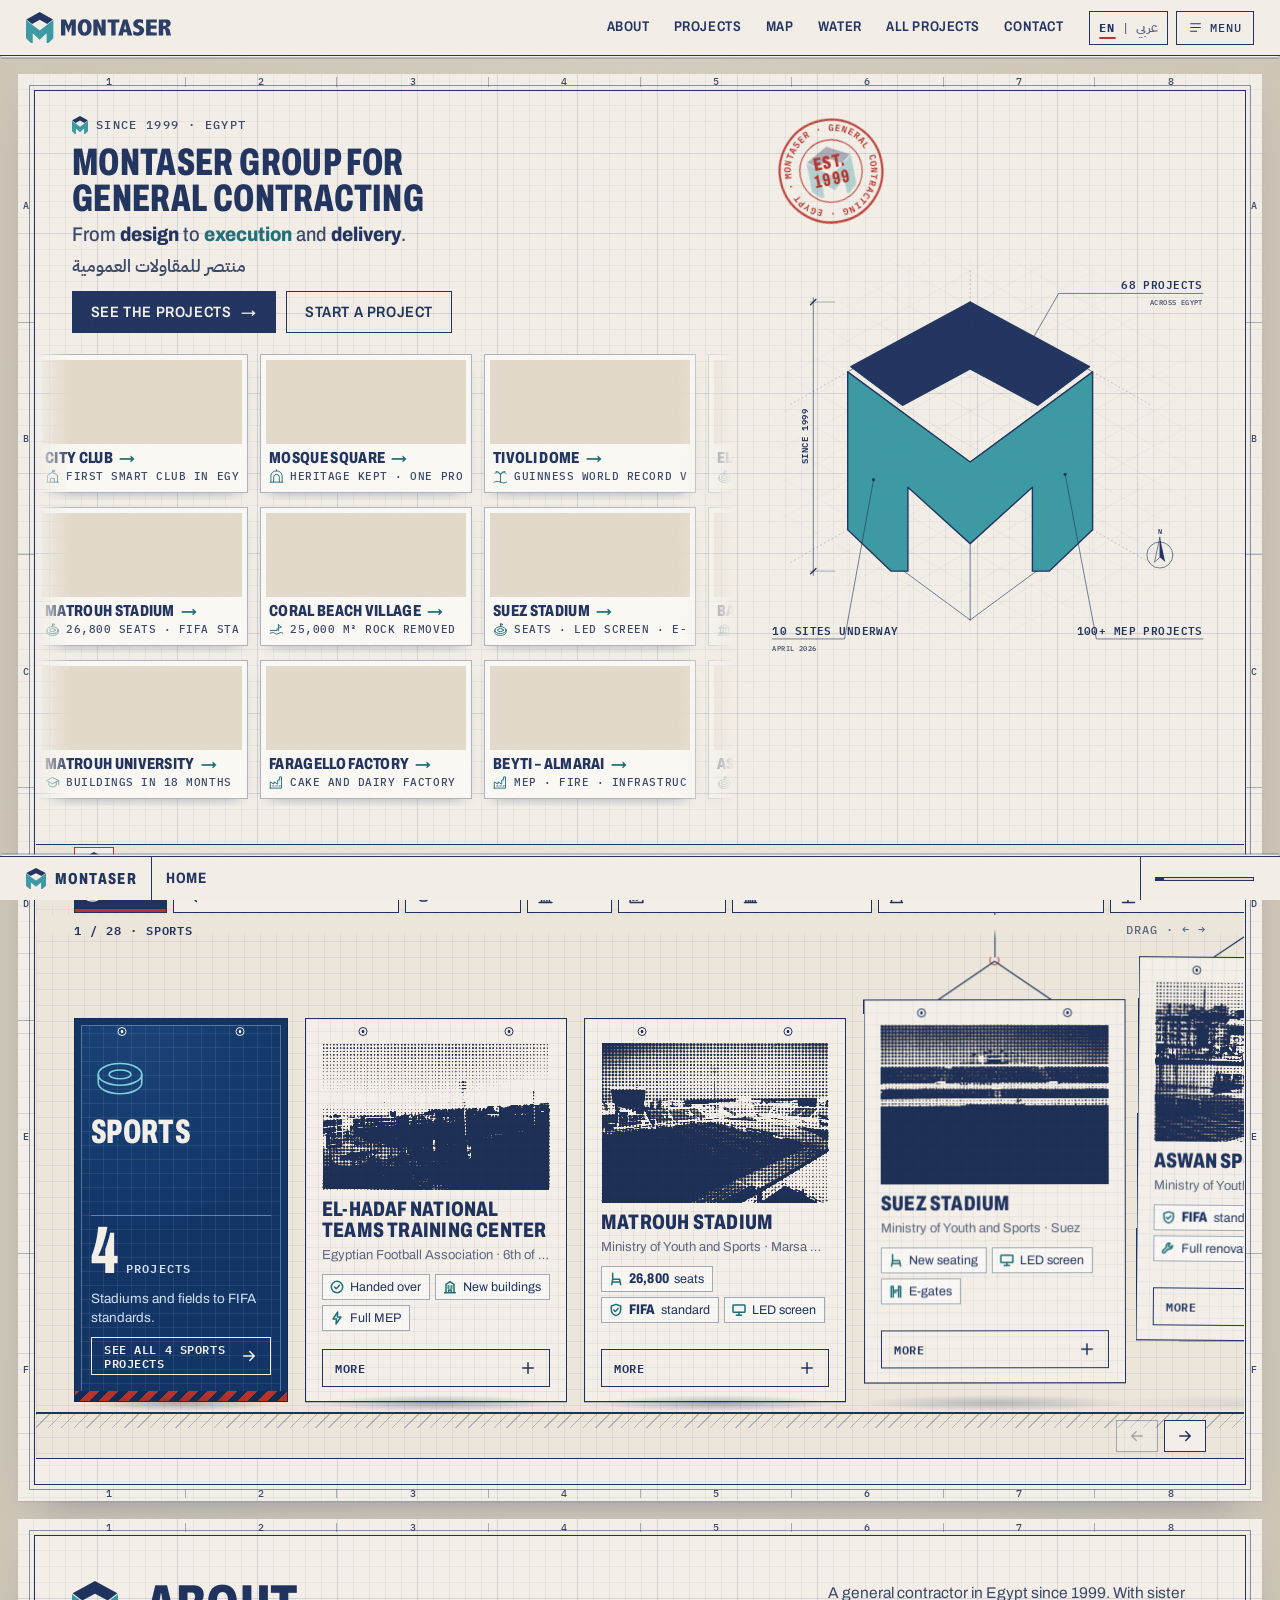
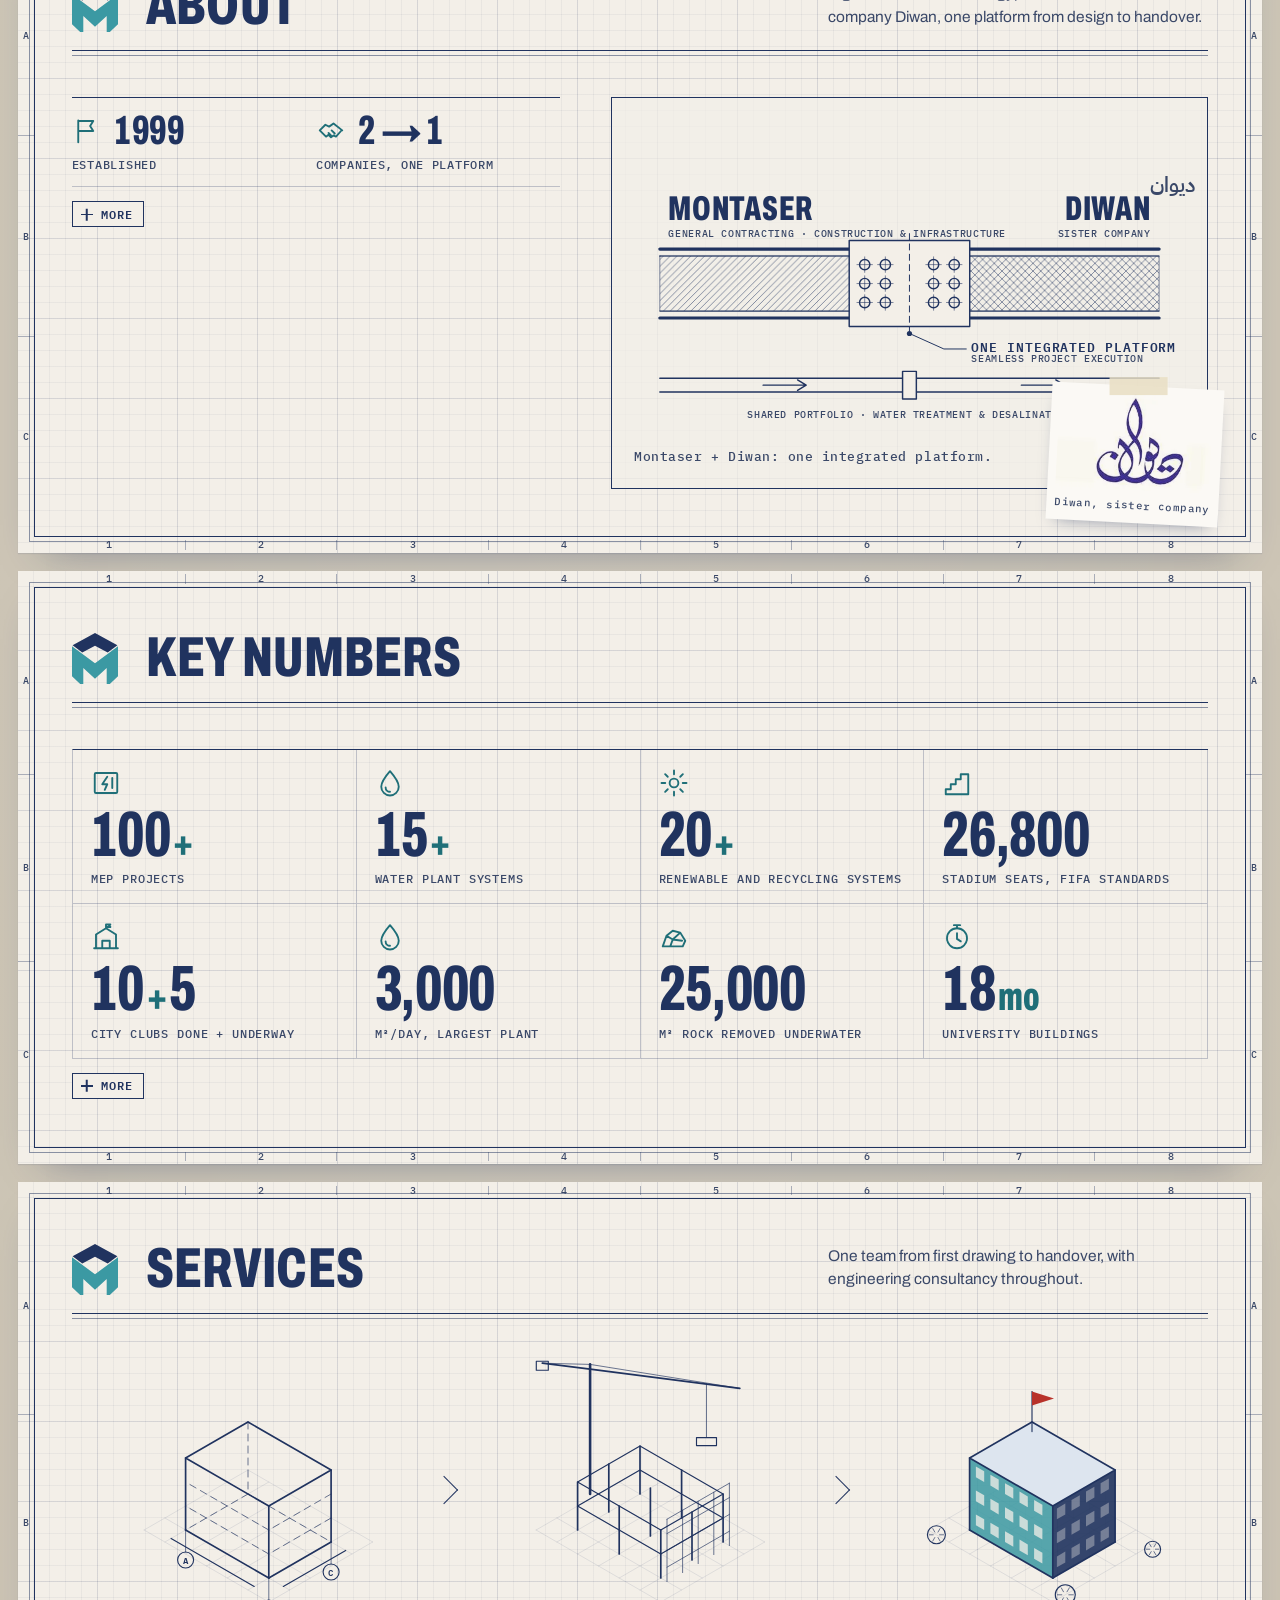
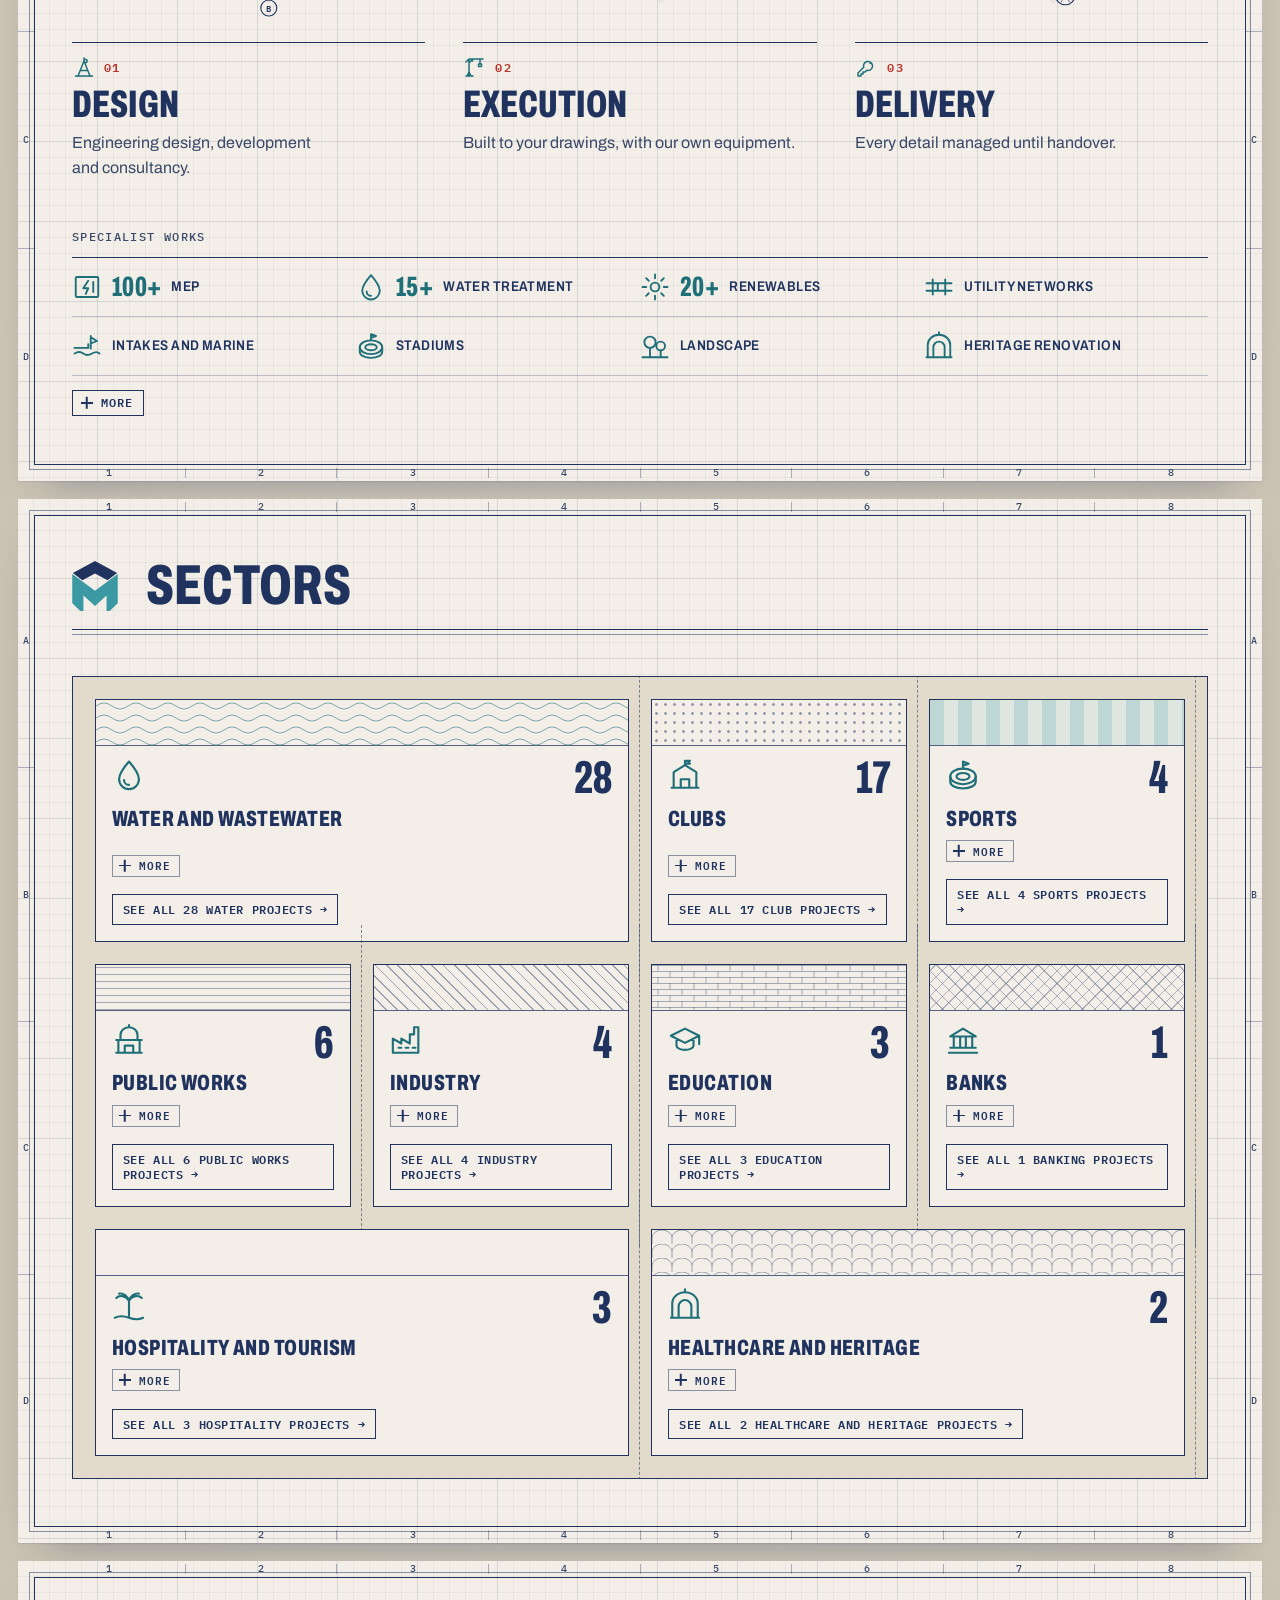
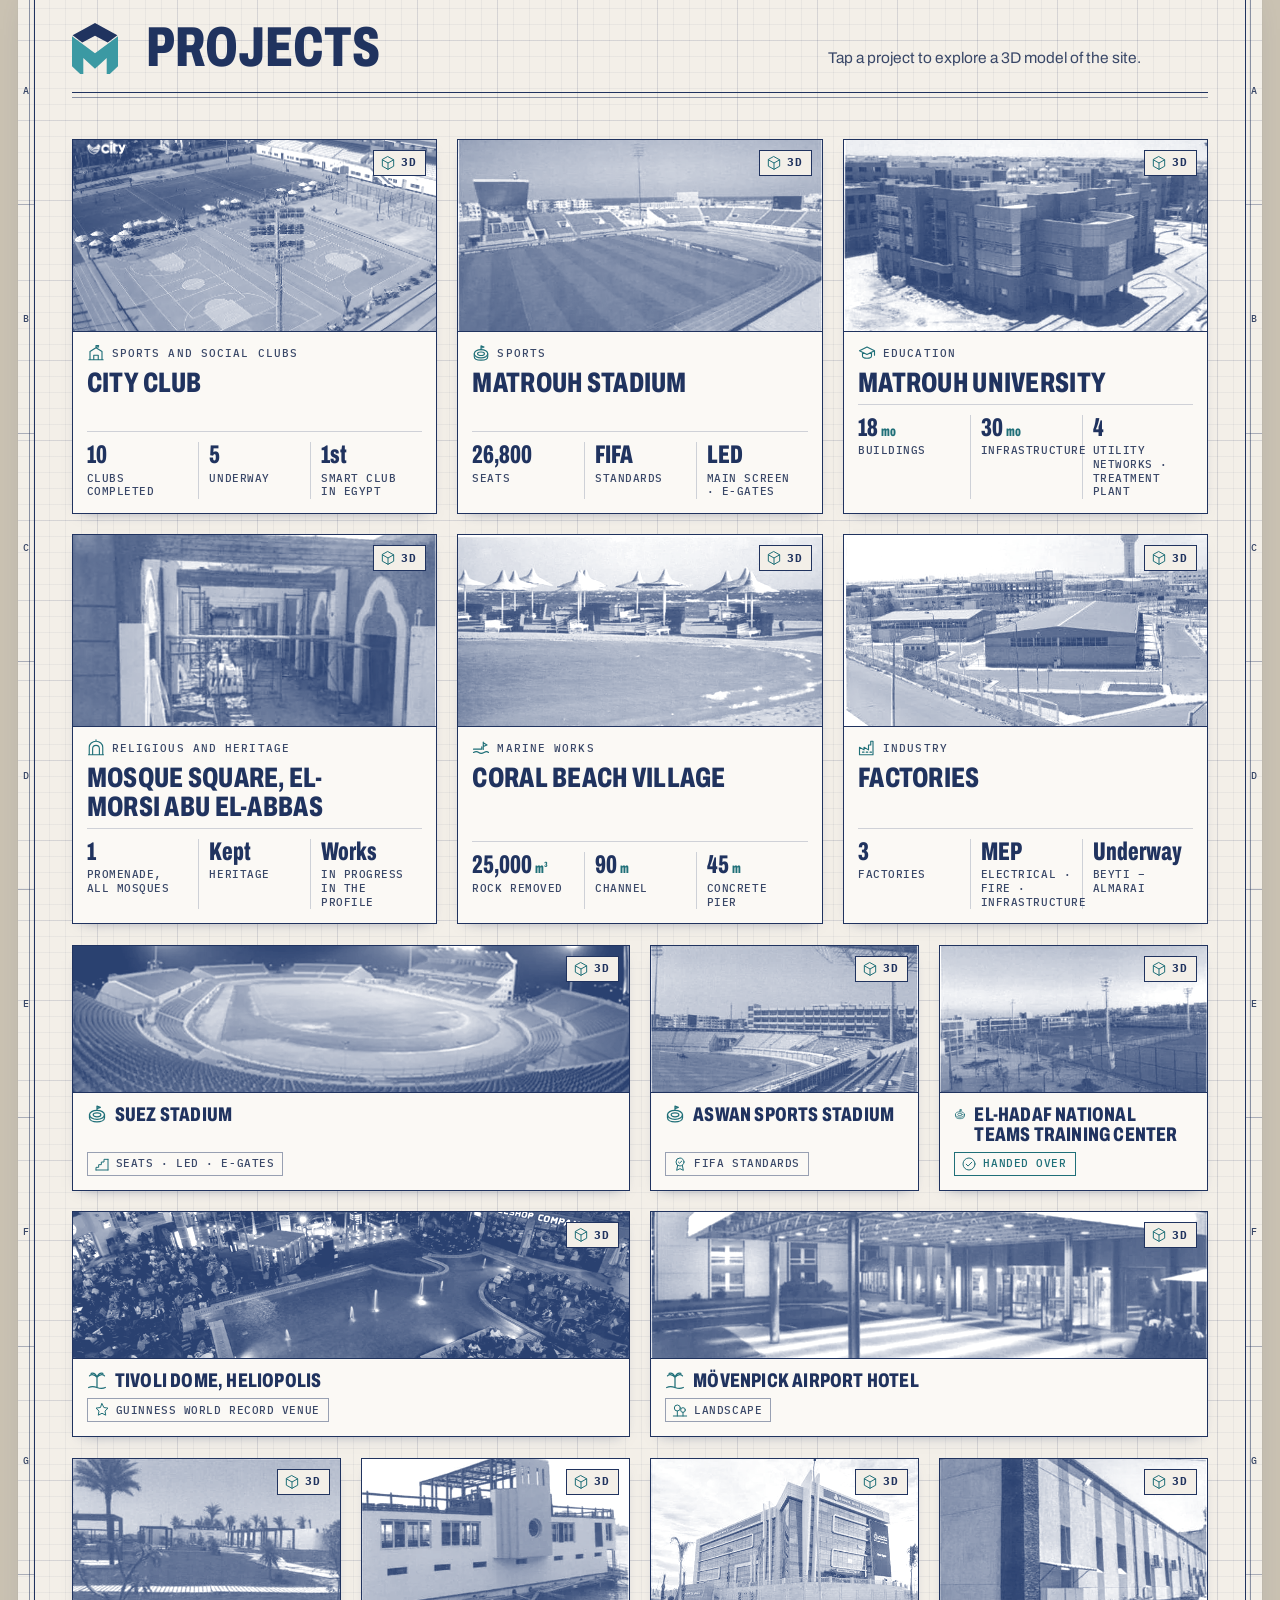
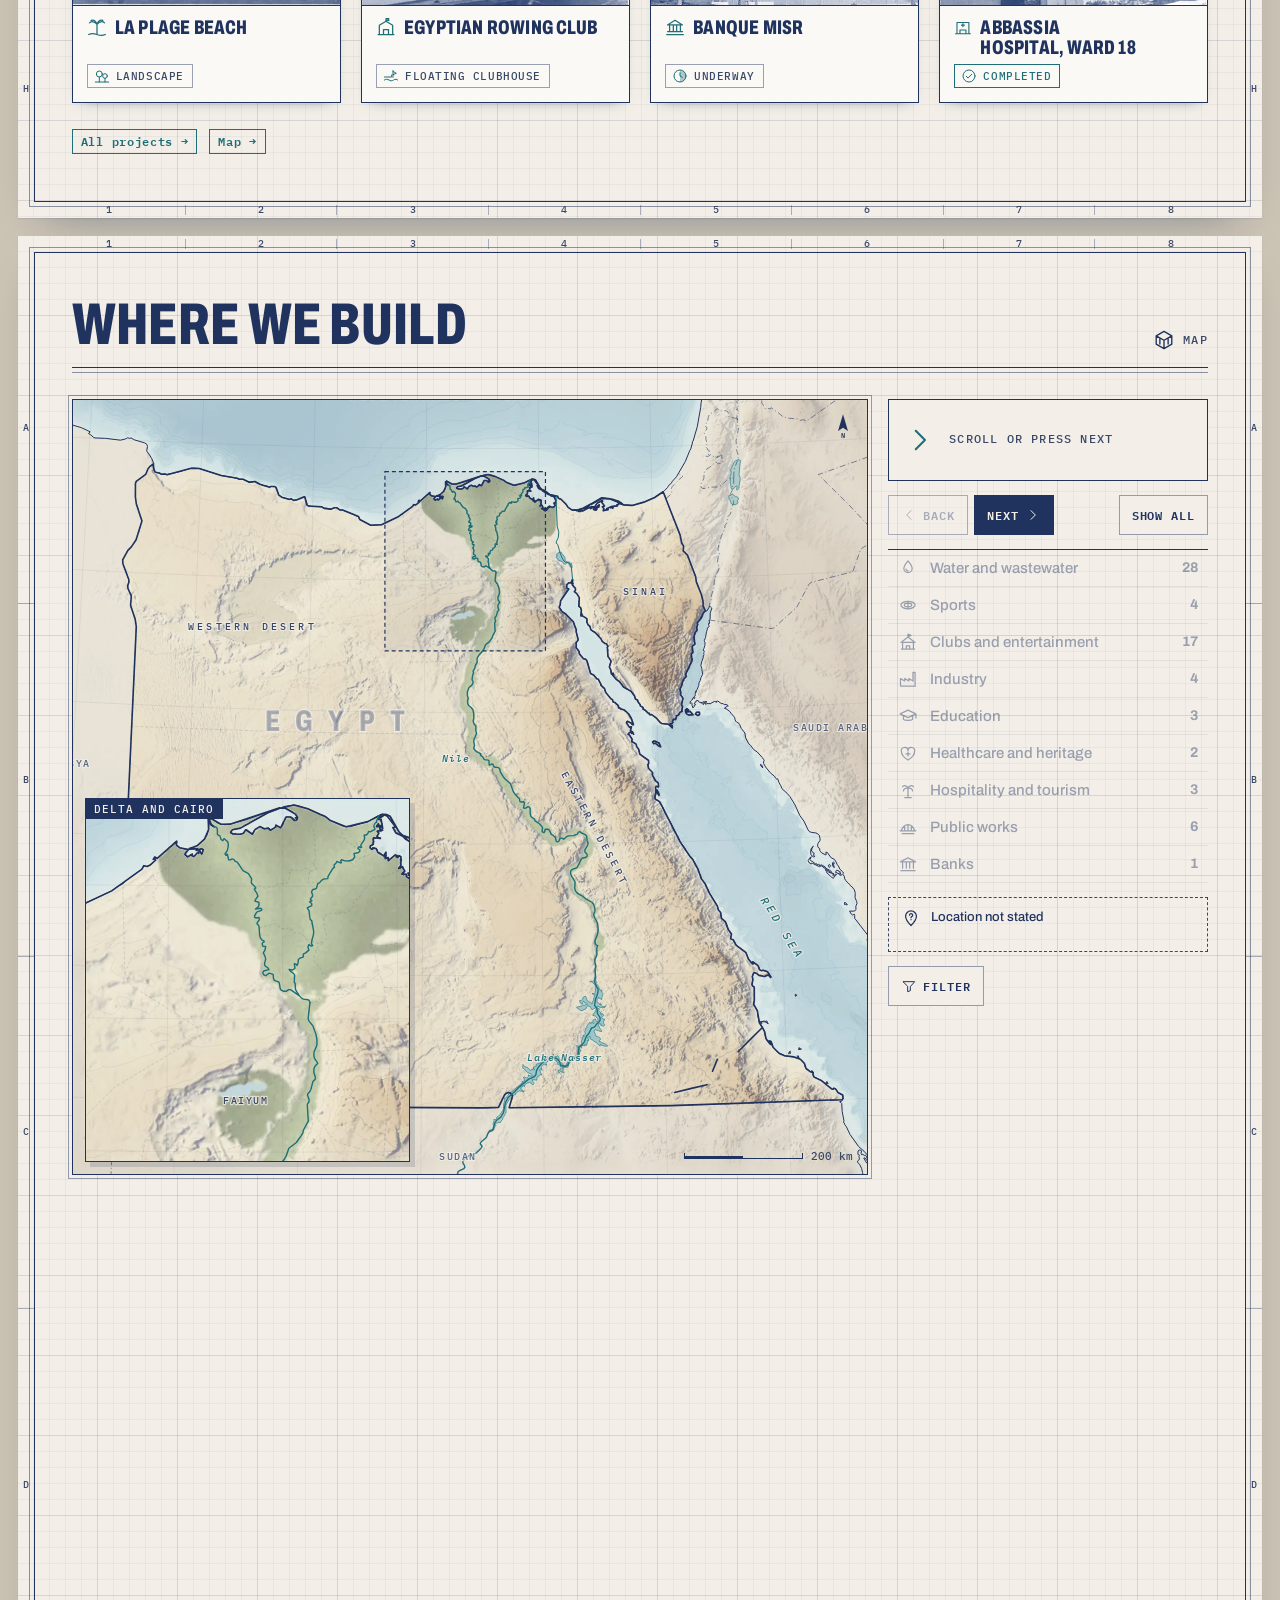
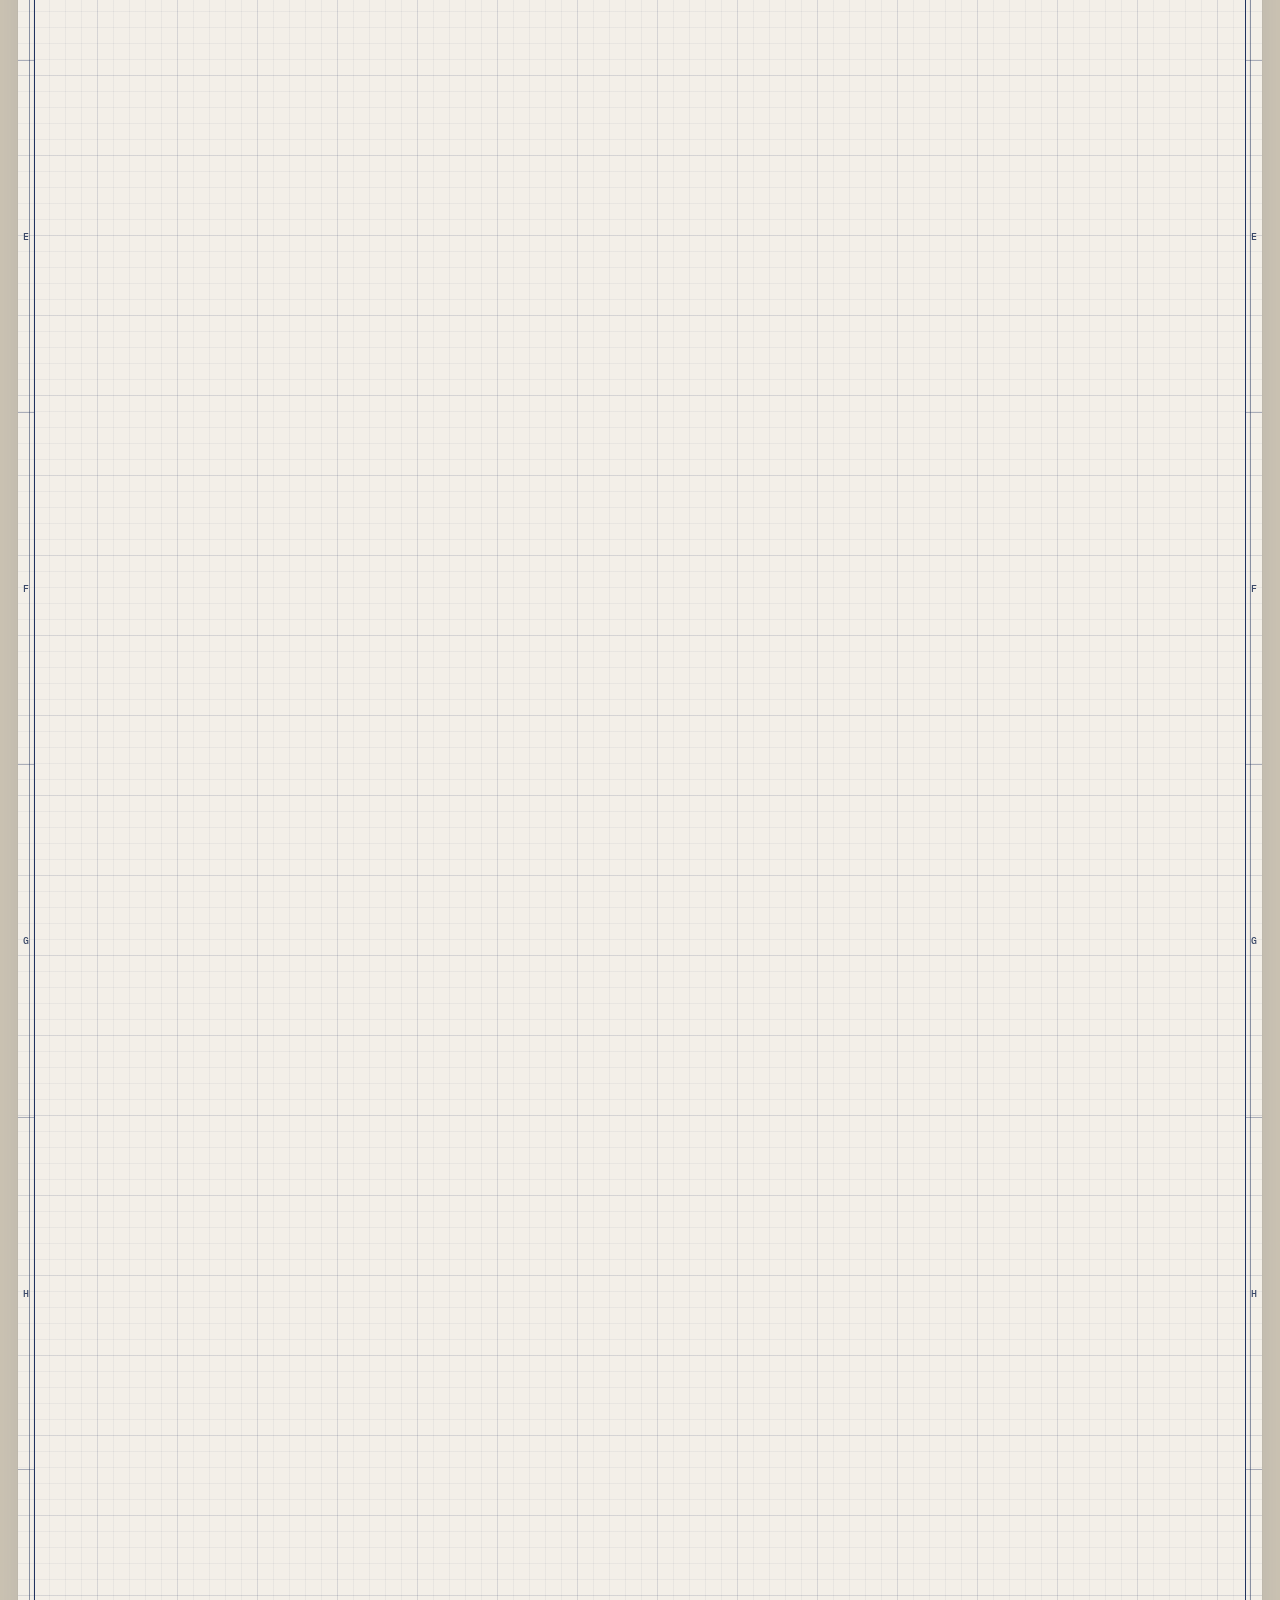
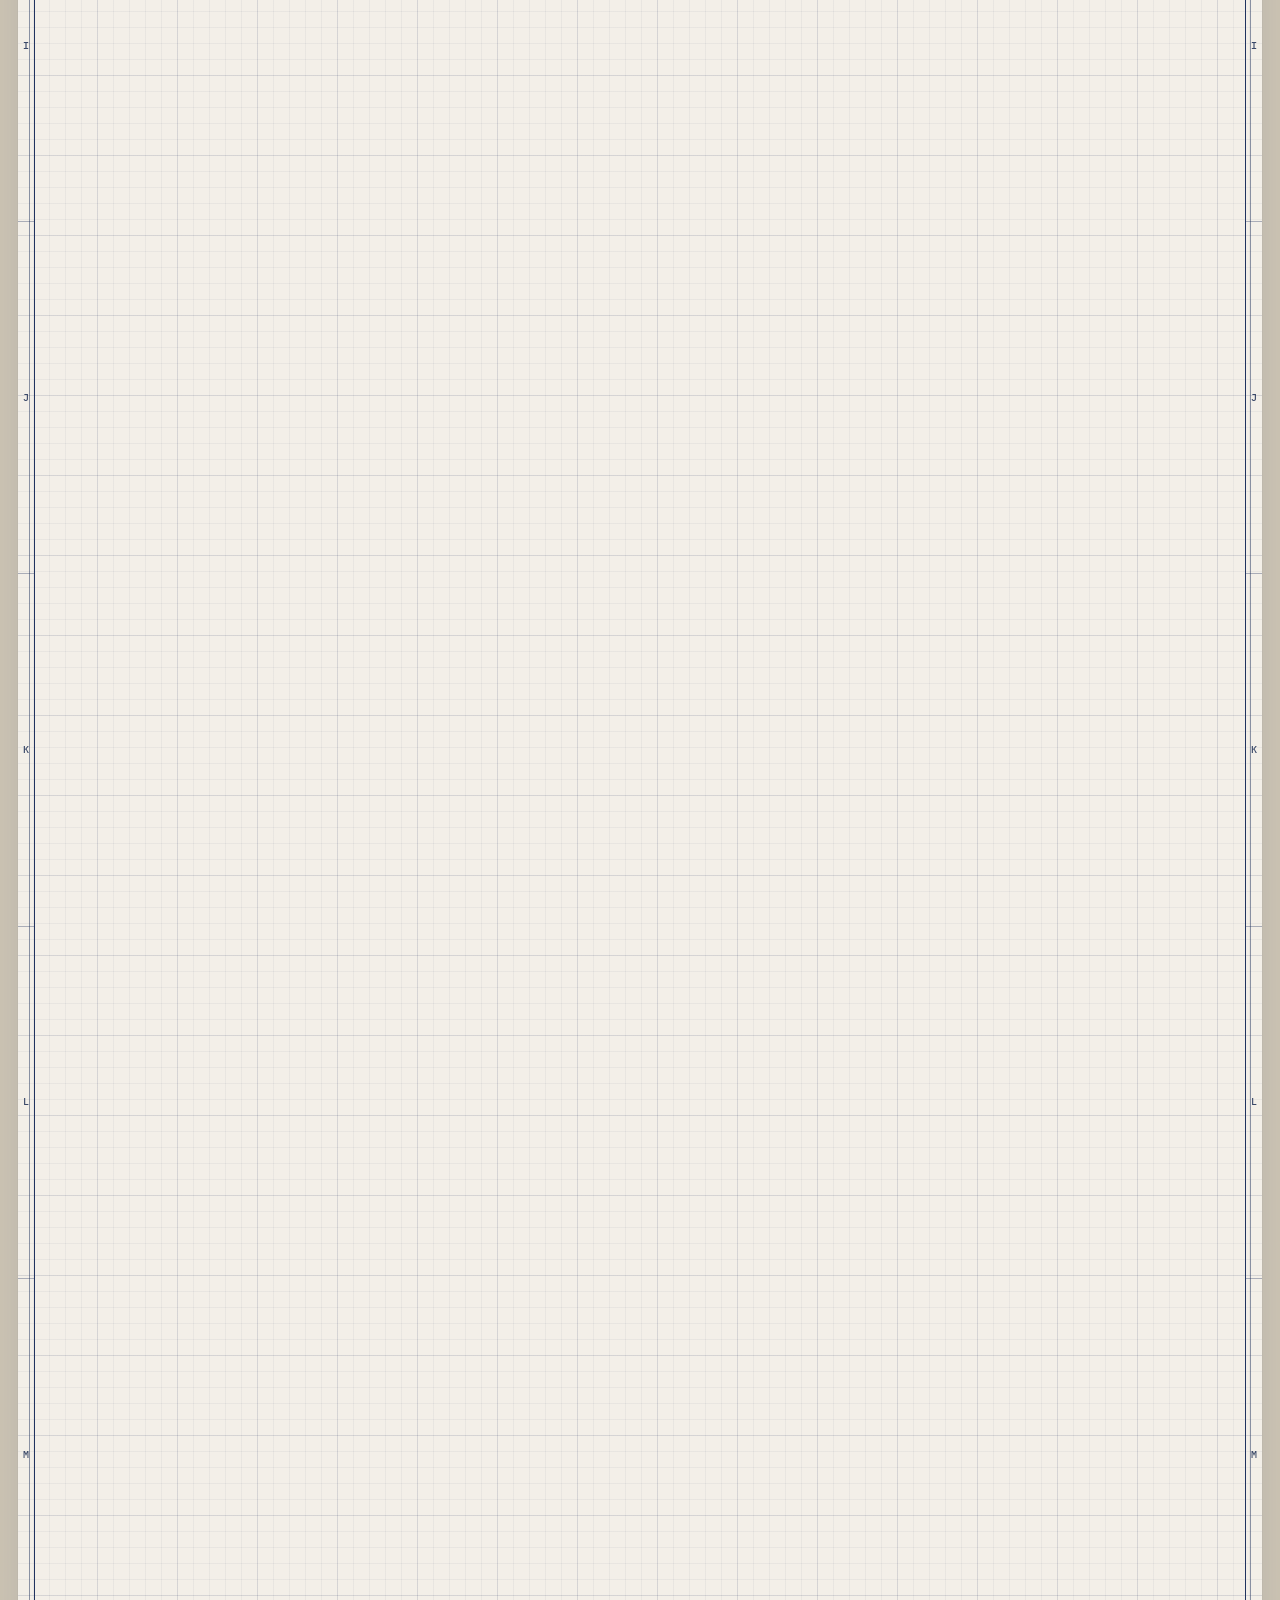
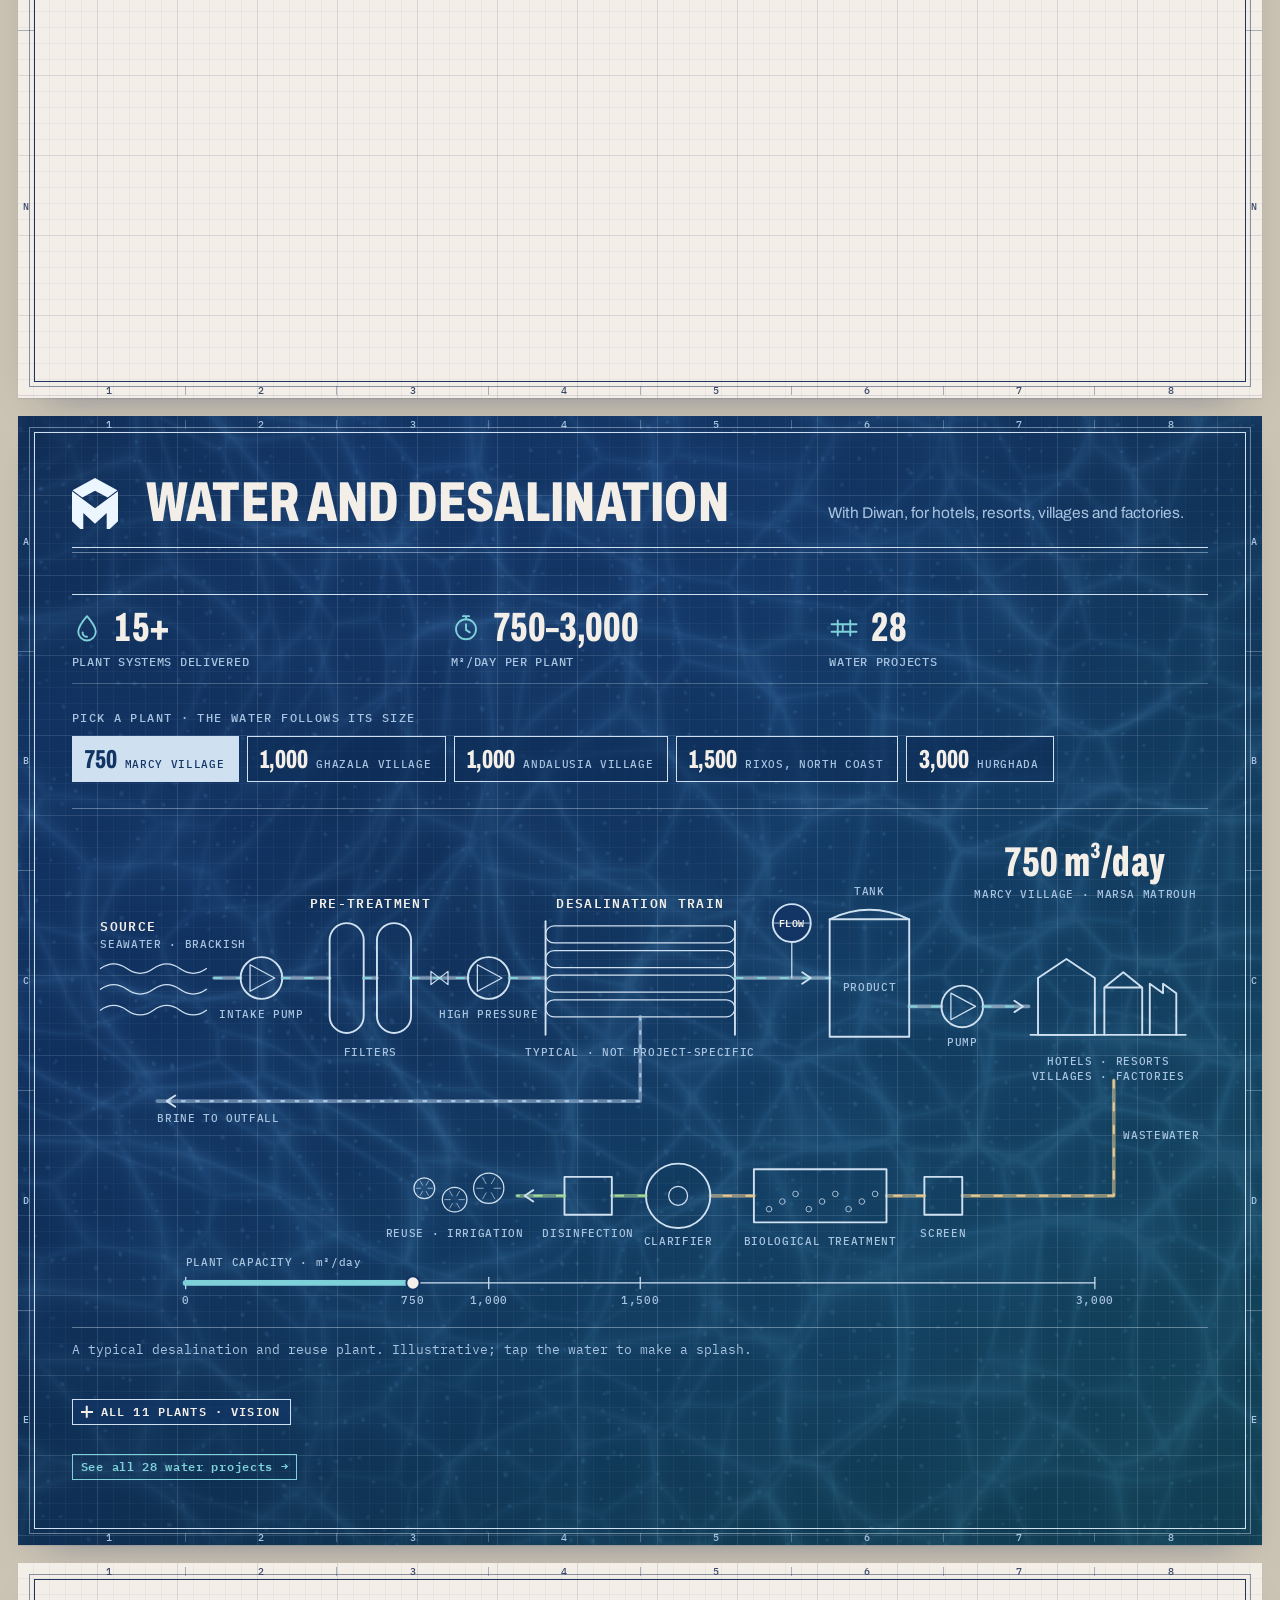
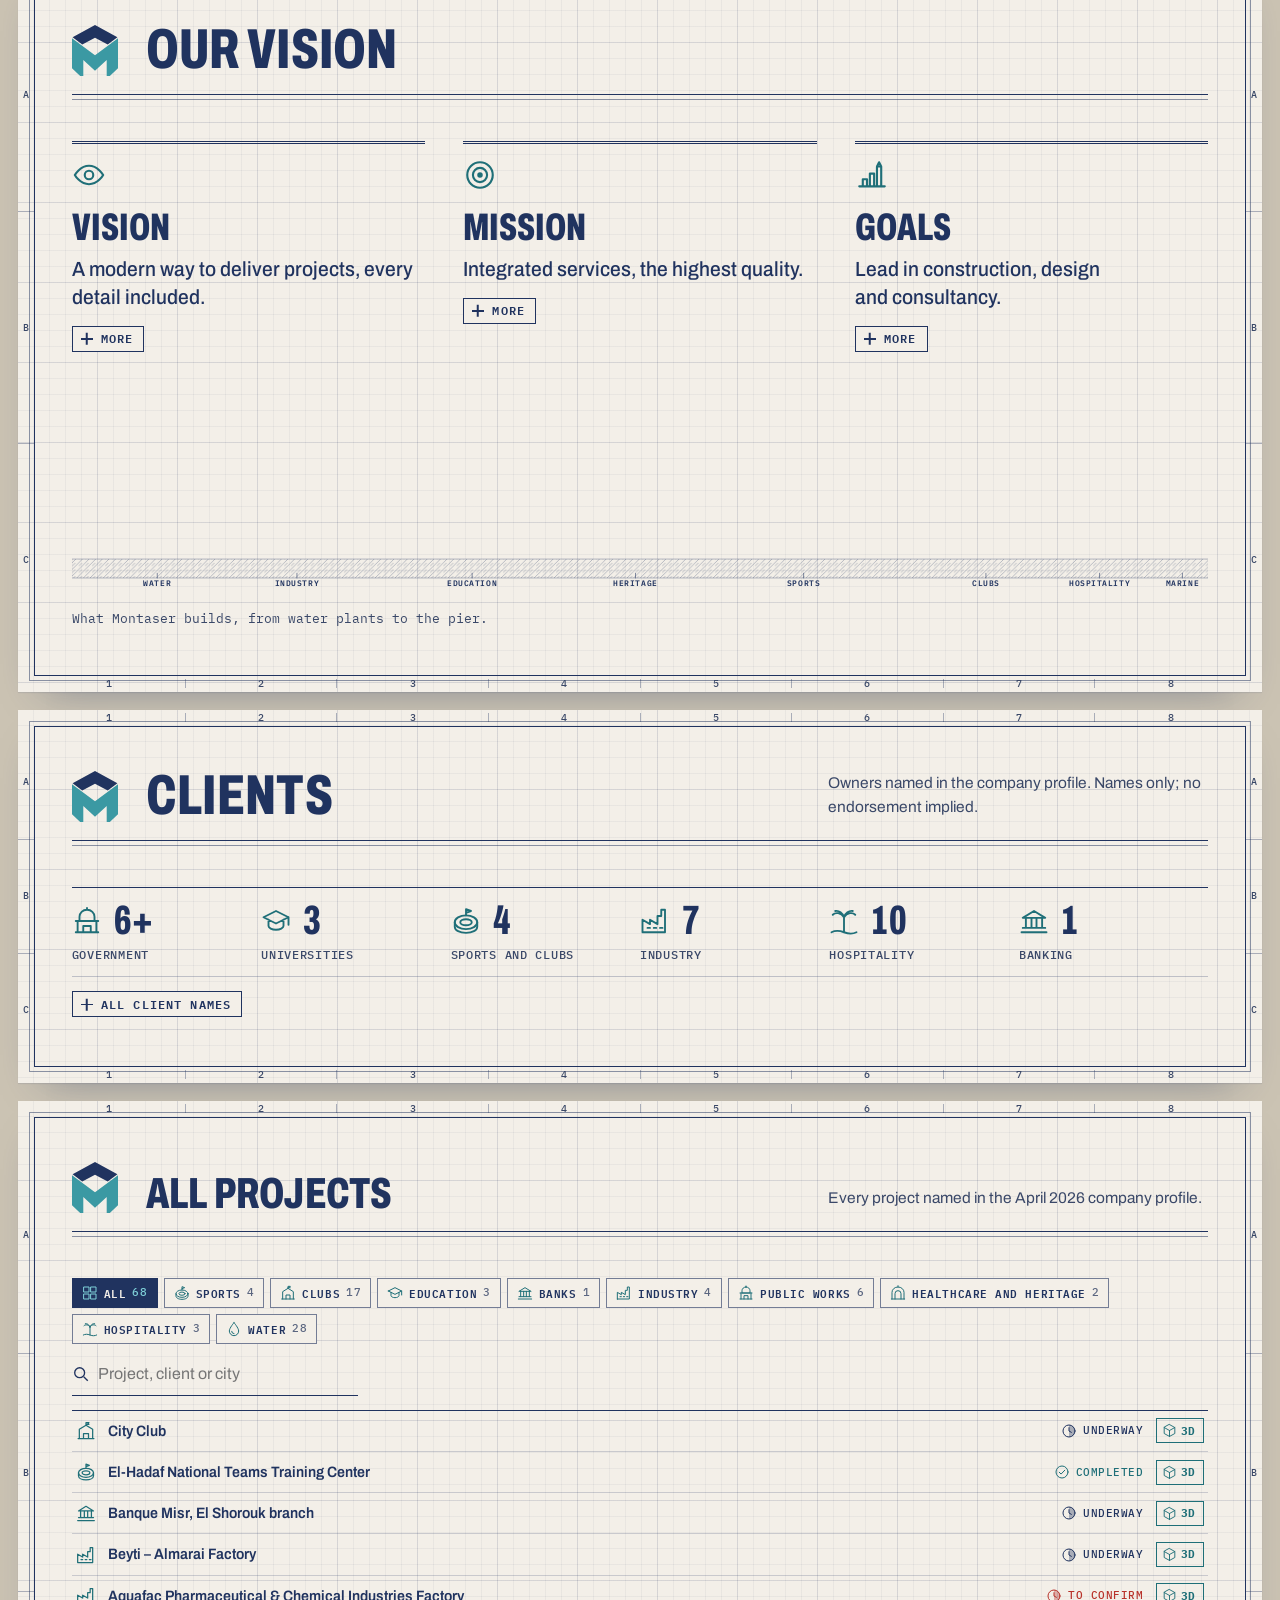
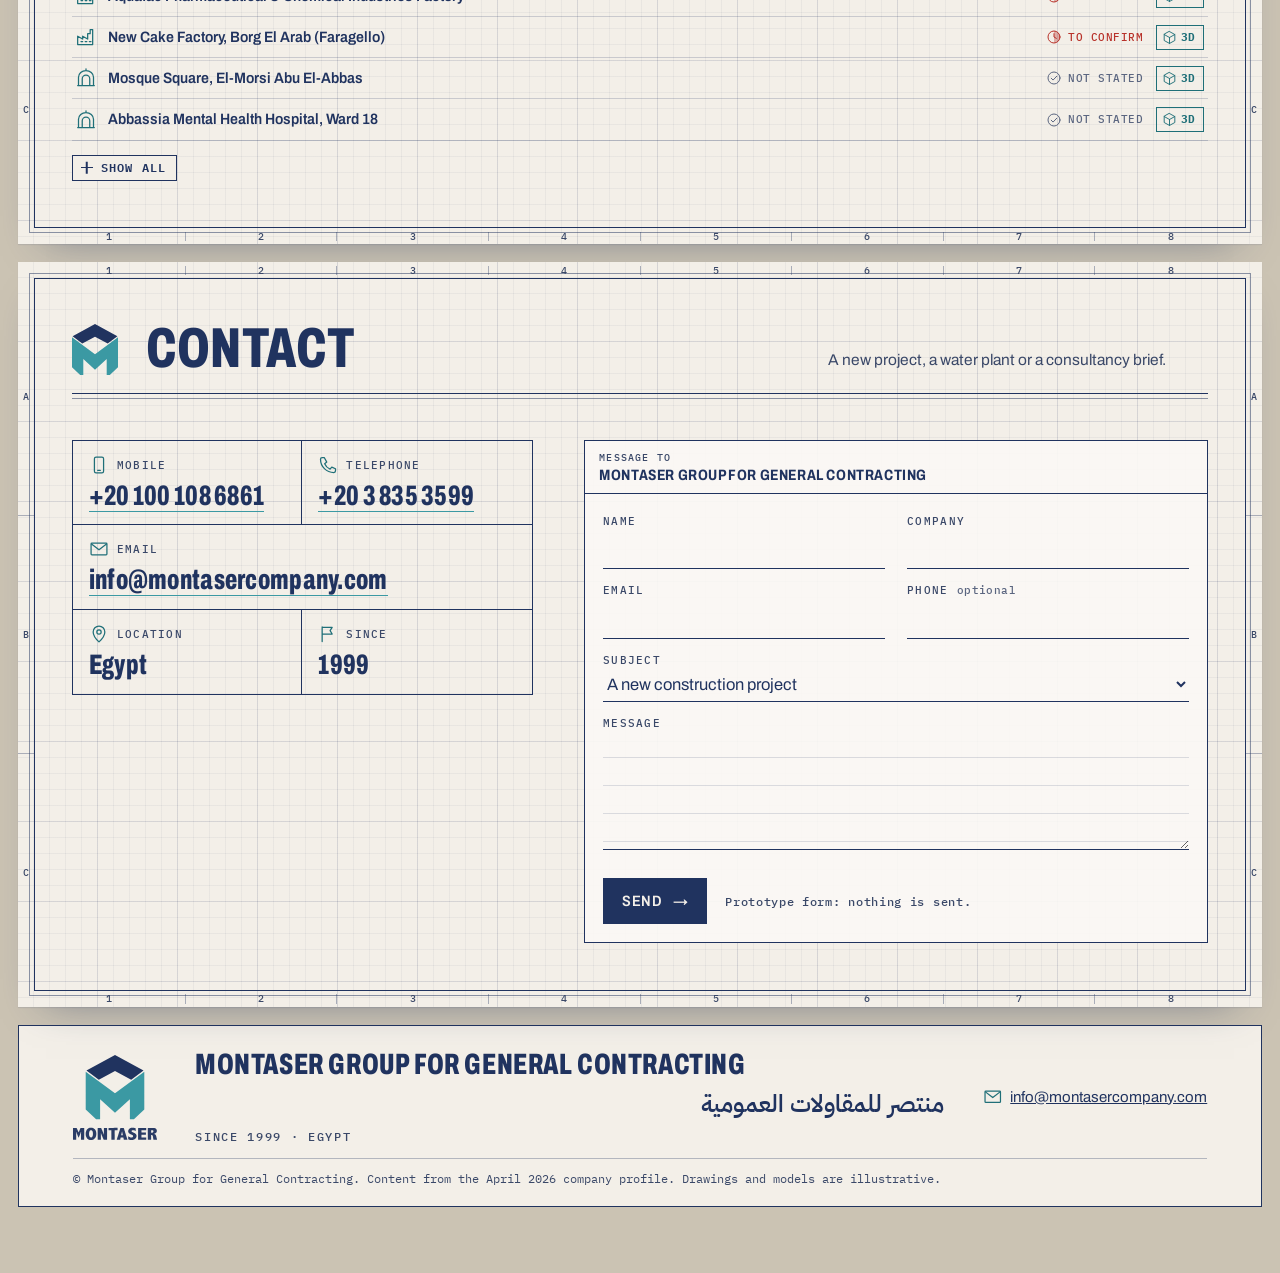
<file: index.html>
<!doctype html>
<html lang="en">
<head>
<meta charset="utf-8">
<meta name="robots" content="noindex">
<title>Montaser Group for General Contracting</title>
<script>location.replace("prototypes/blueprint/" + location.search + location.hash);</script>
<meta http-equiv="refresh" content="0; url=prototypes/blueprint/">
</head>
<body>
<p><a href="prototypes/blueprint/">Continue to the Montaser Group website</a></p>
</body>
</html>
</file>
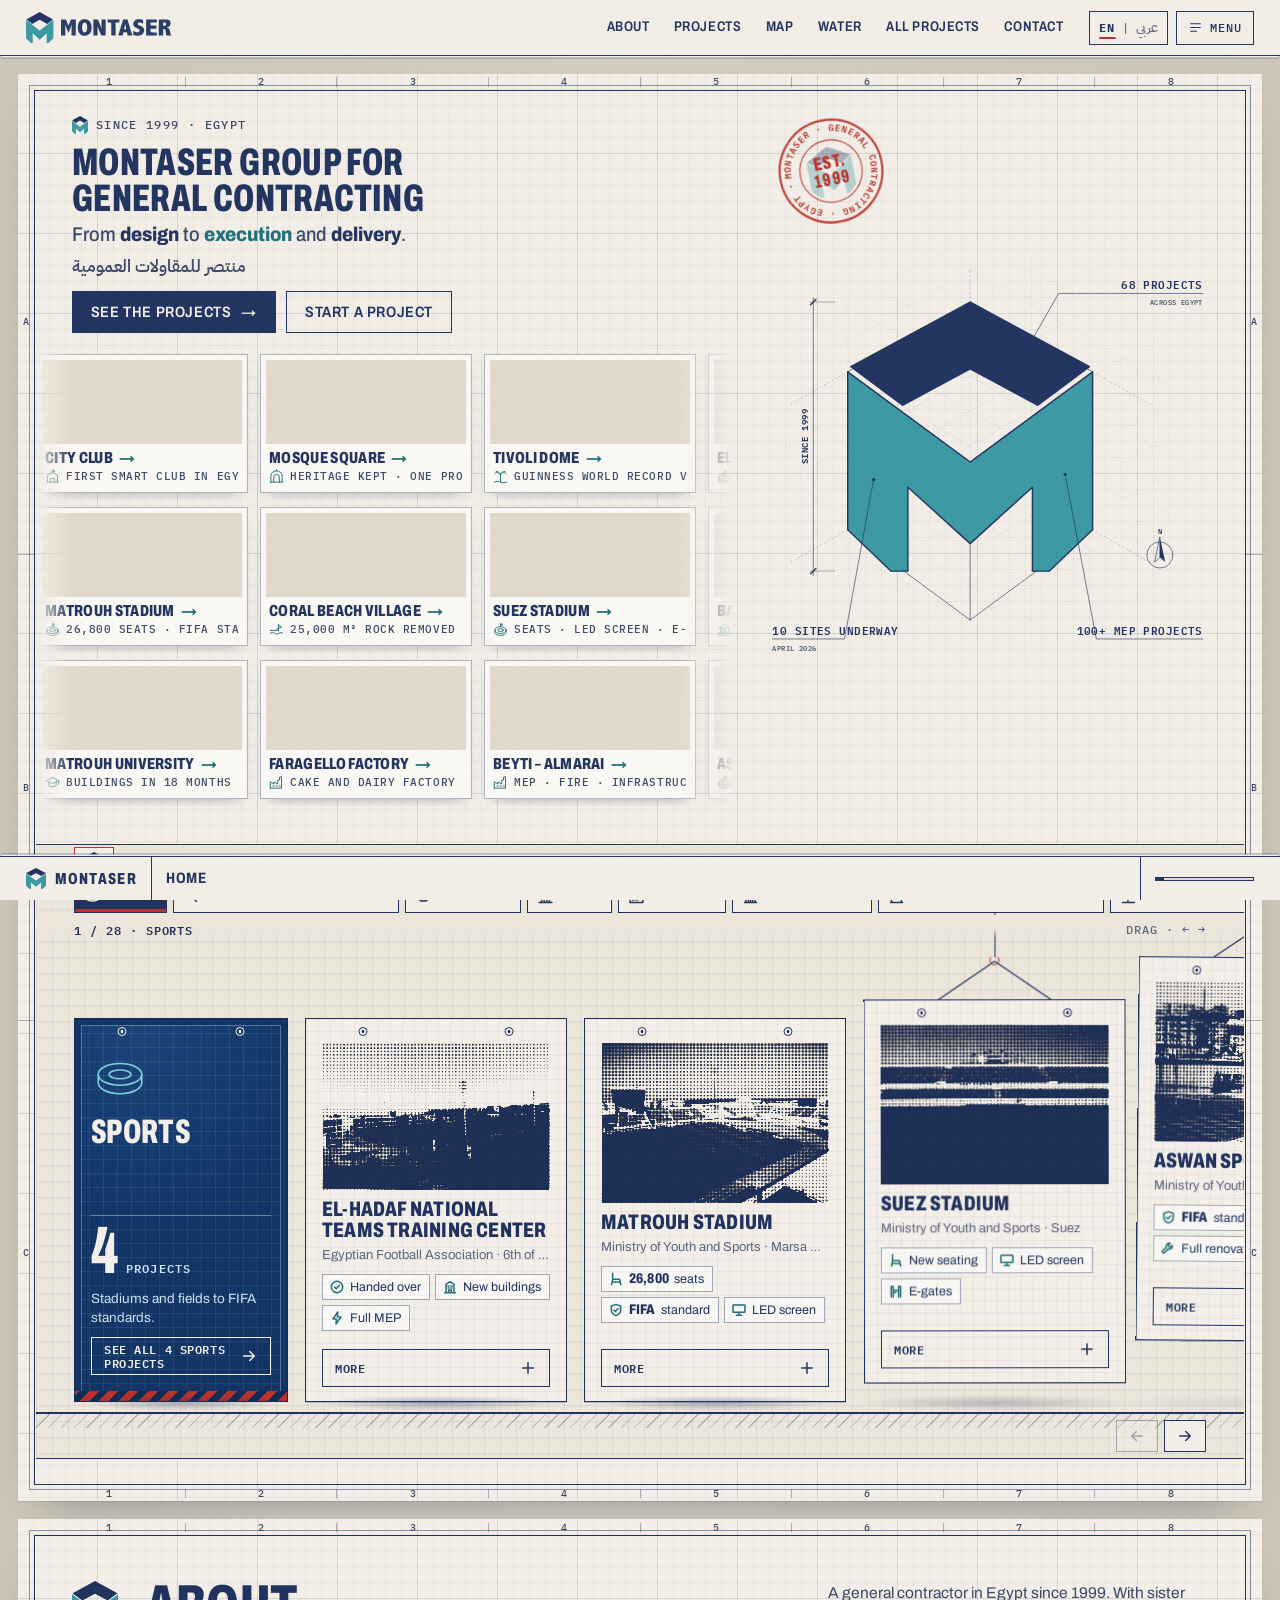
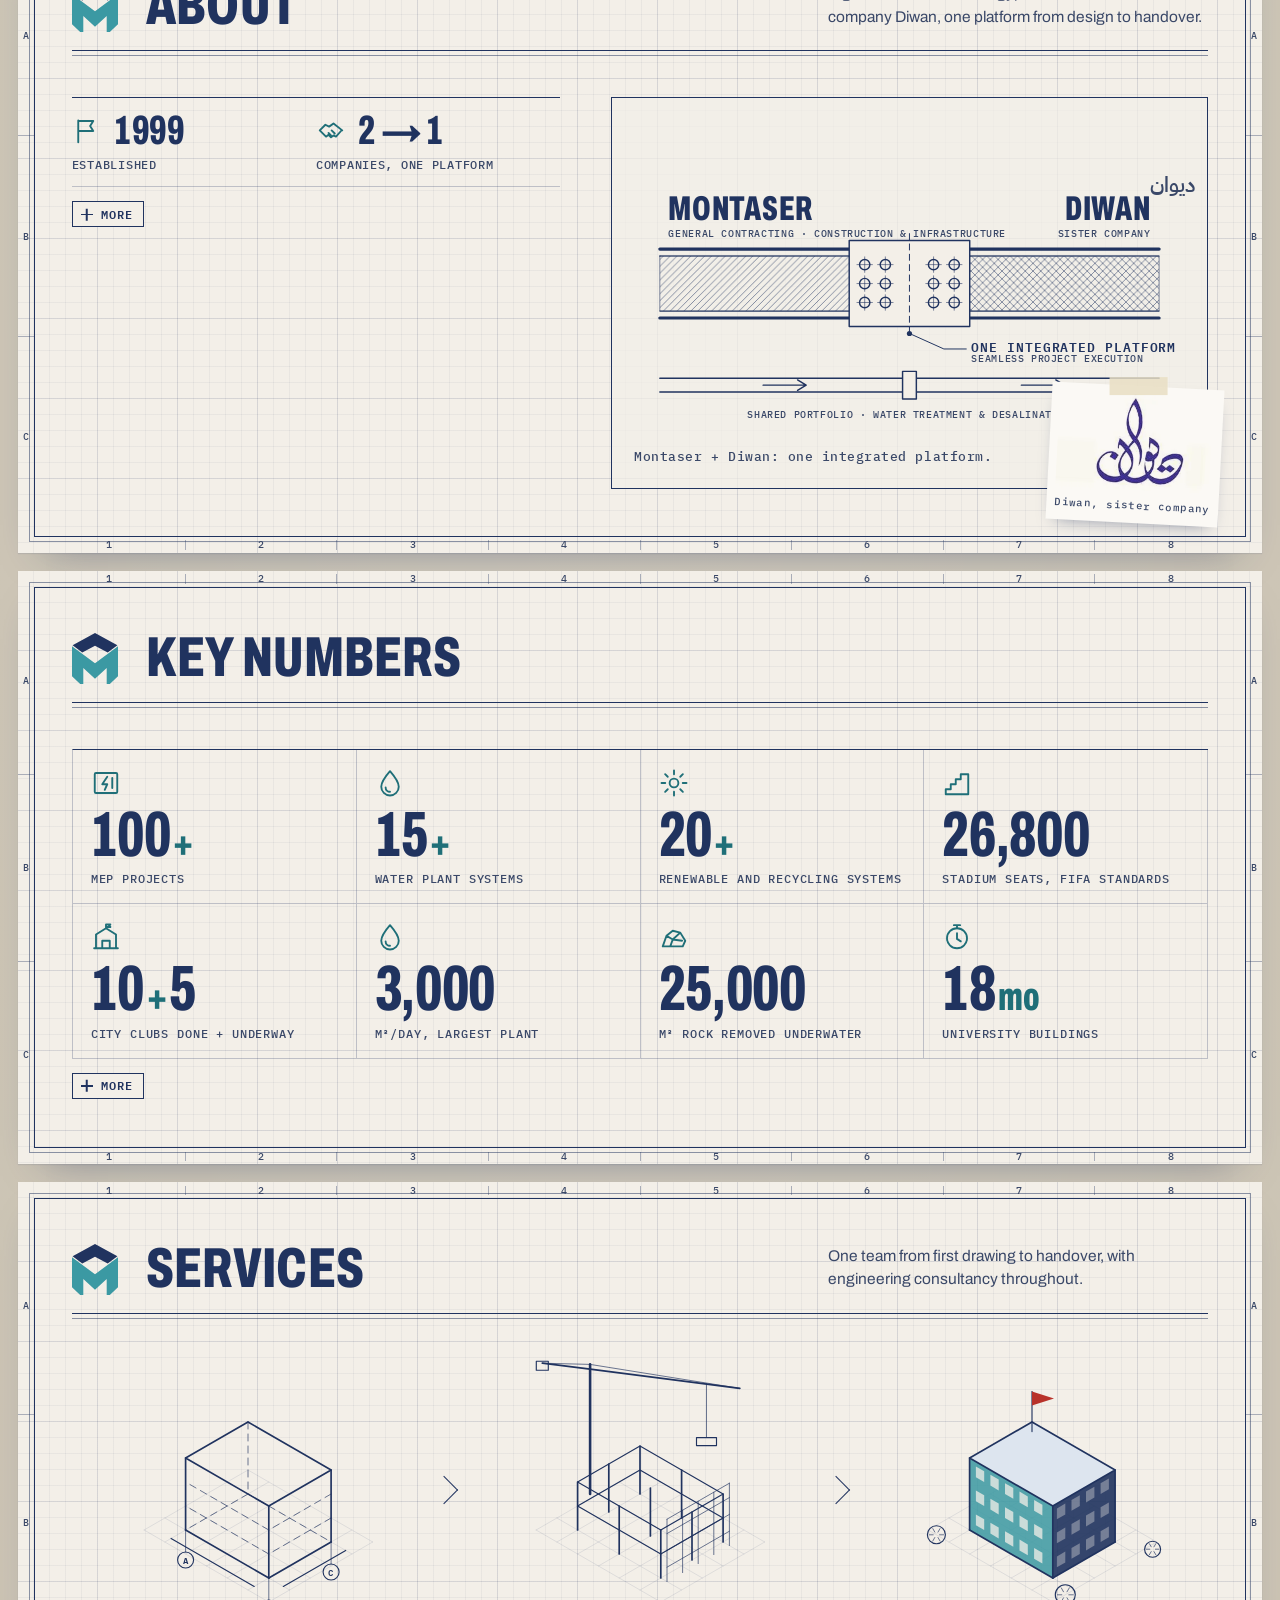
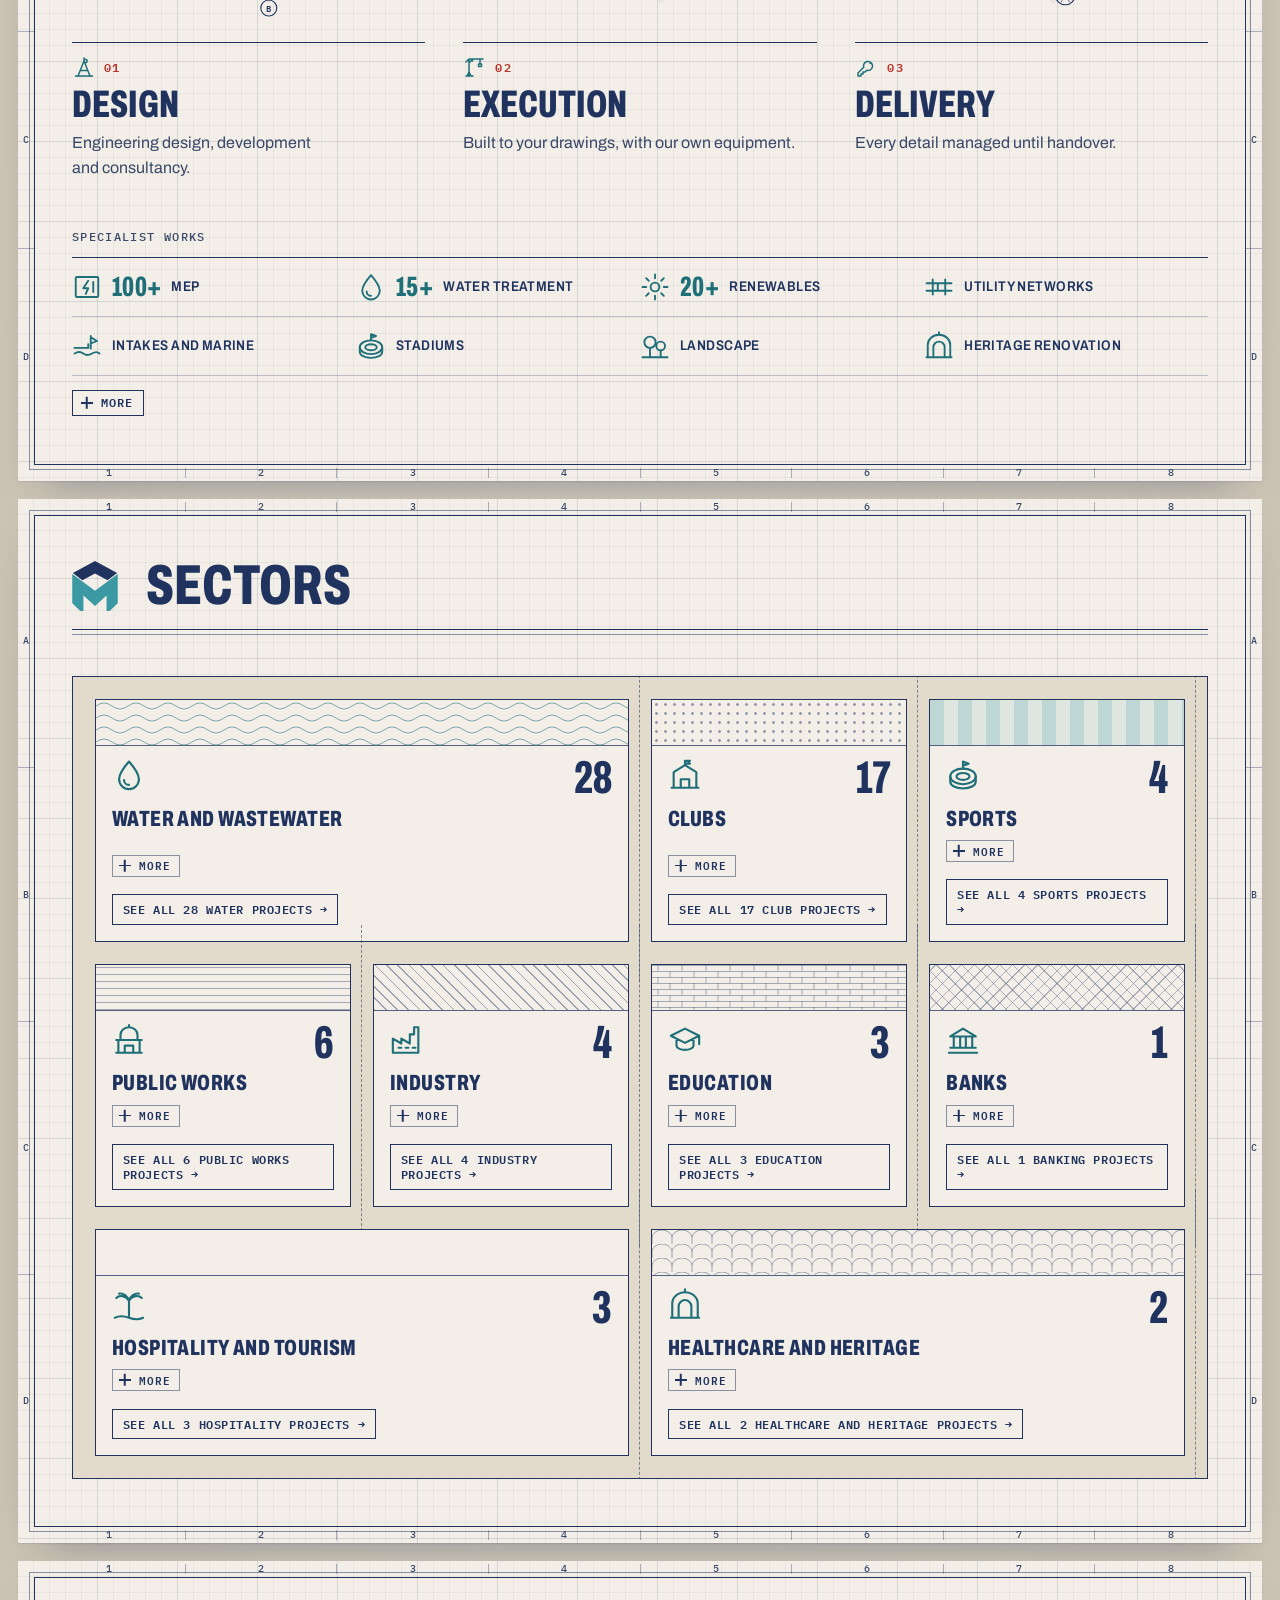
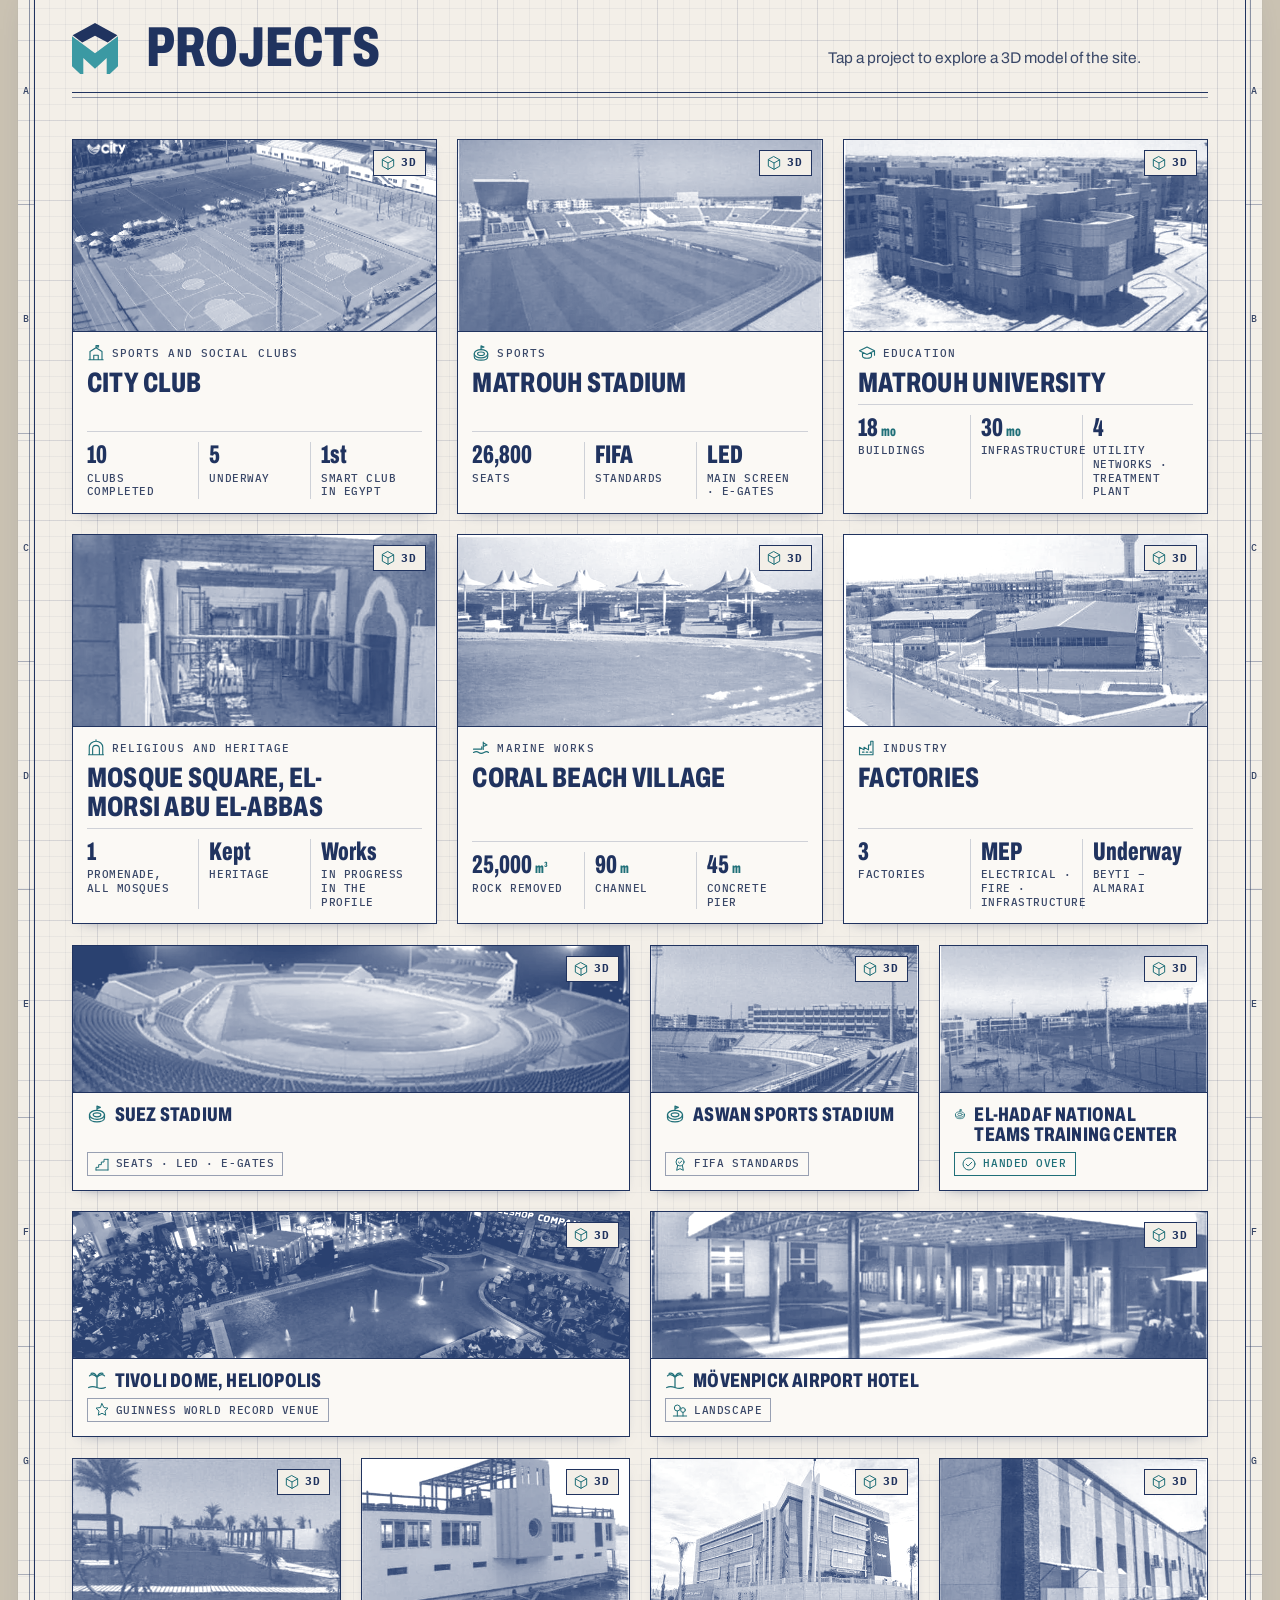
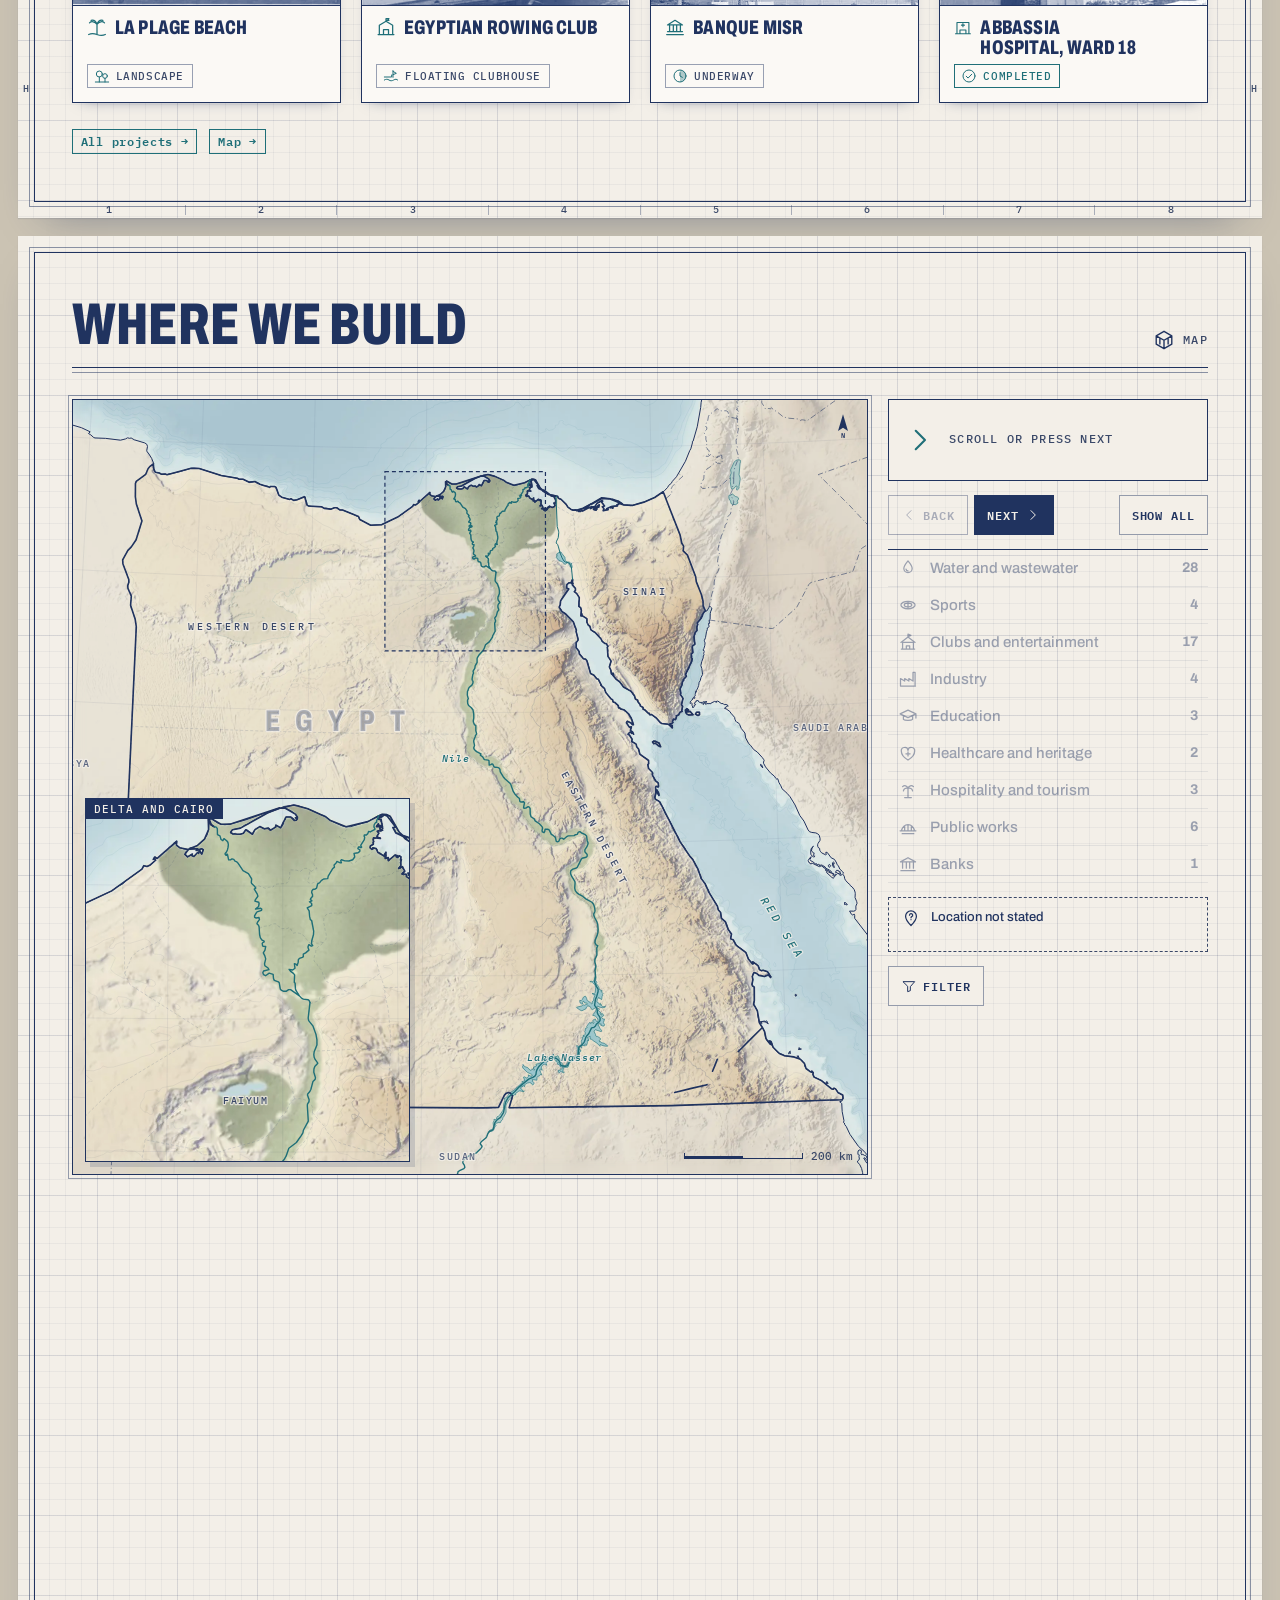
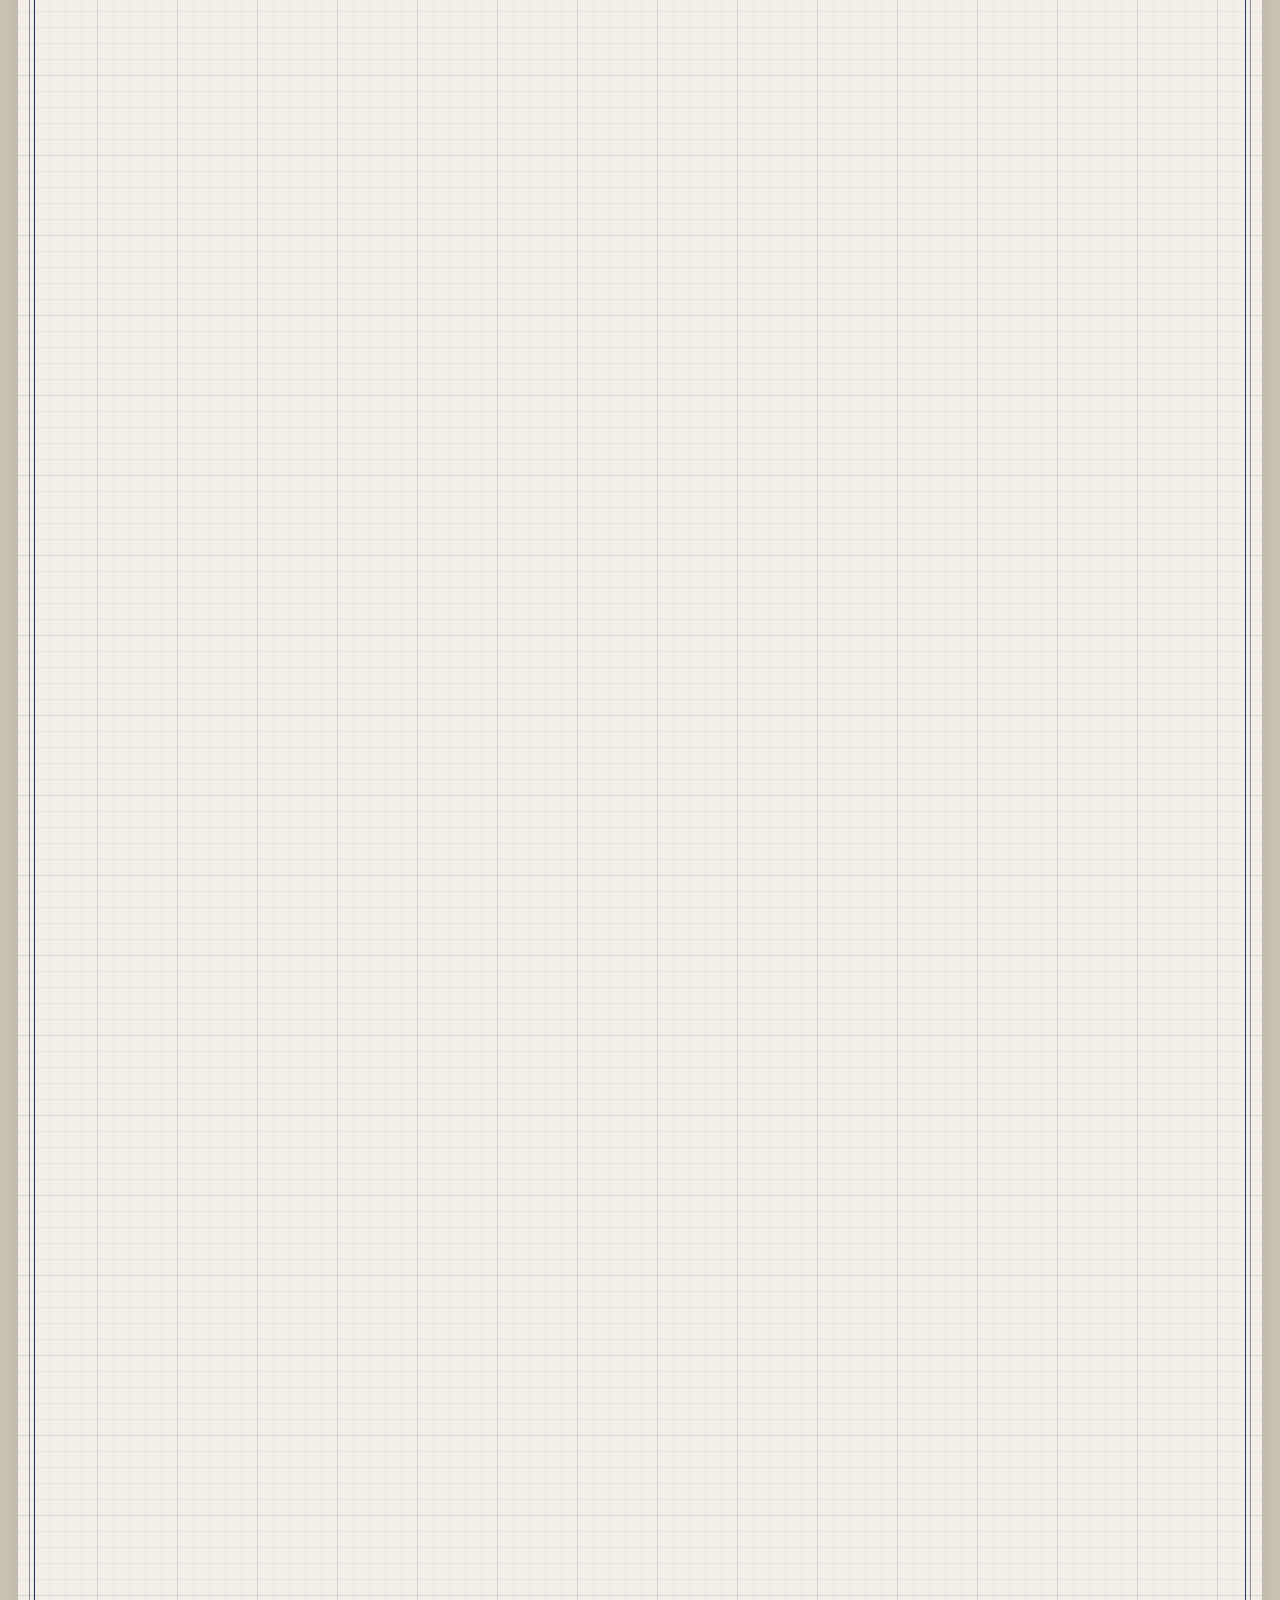
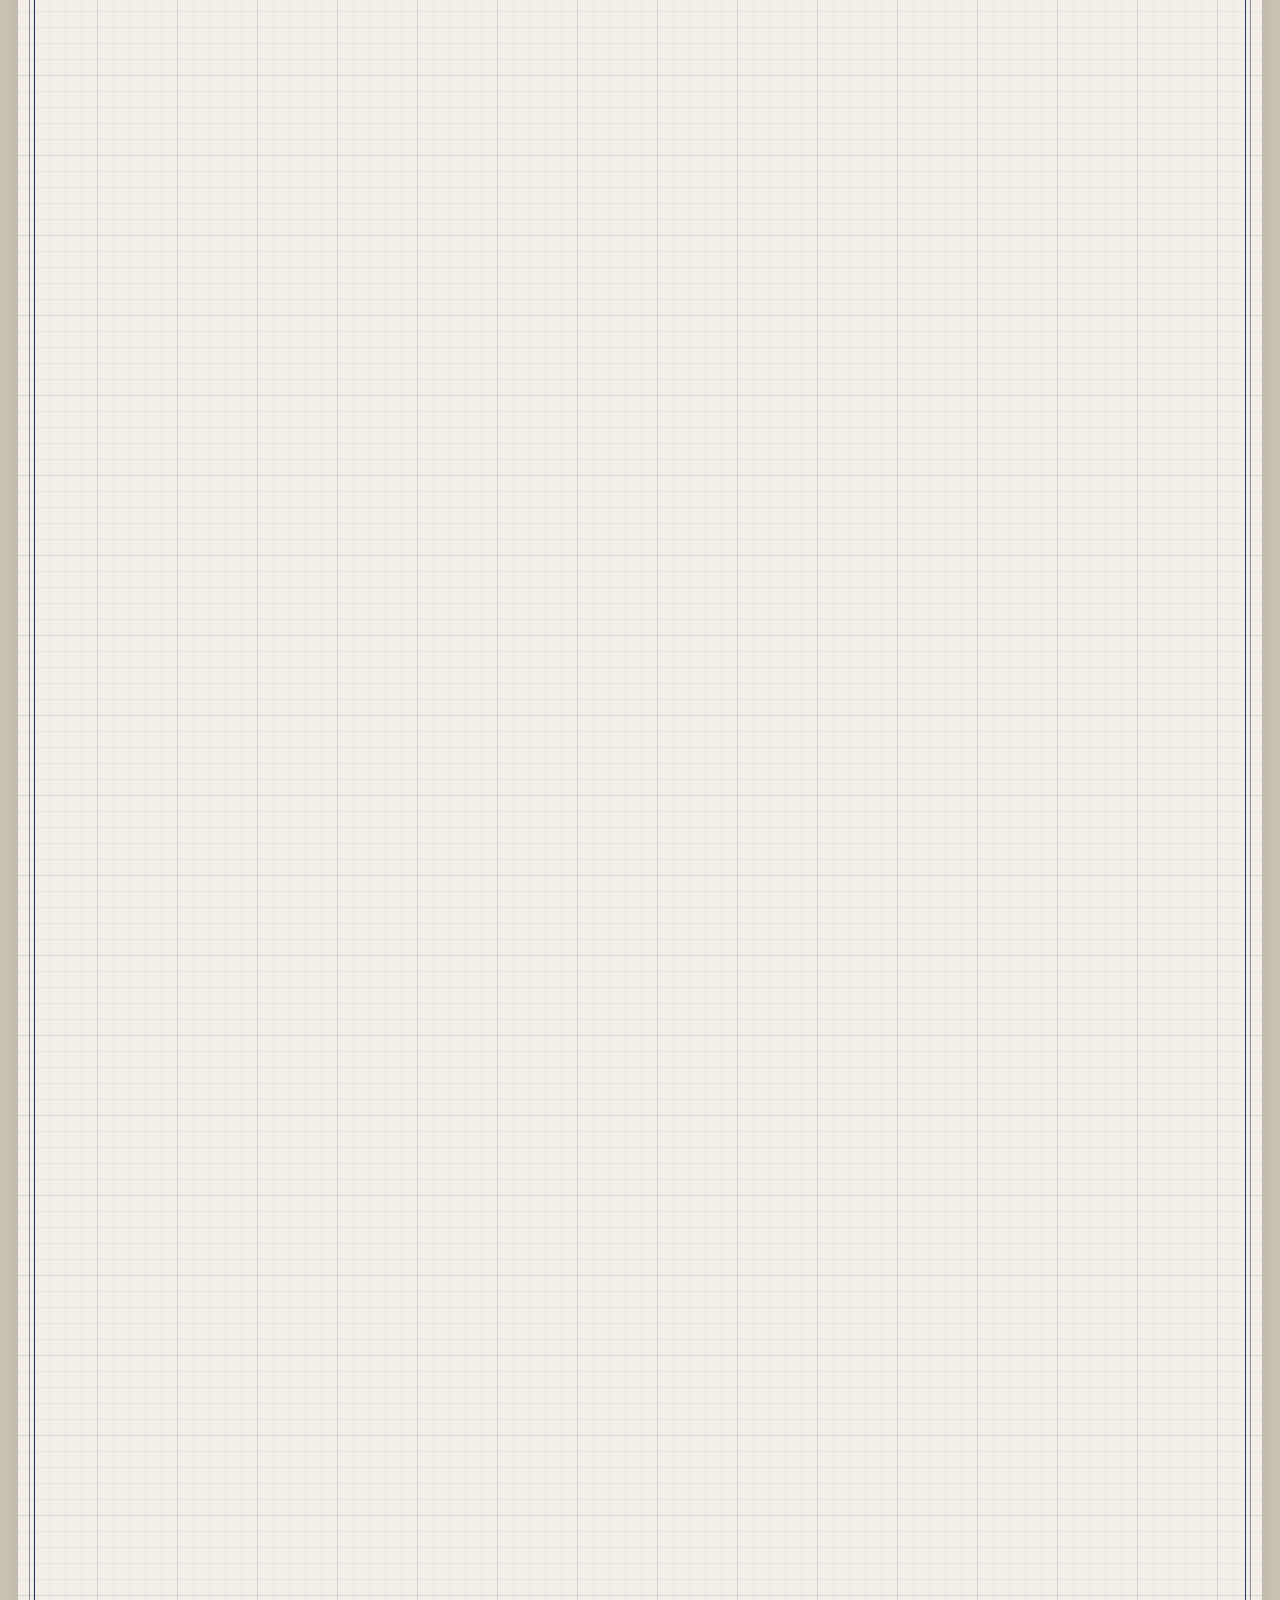
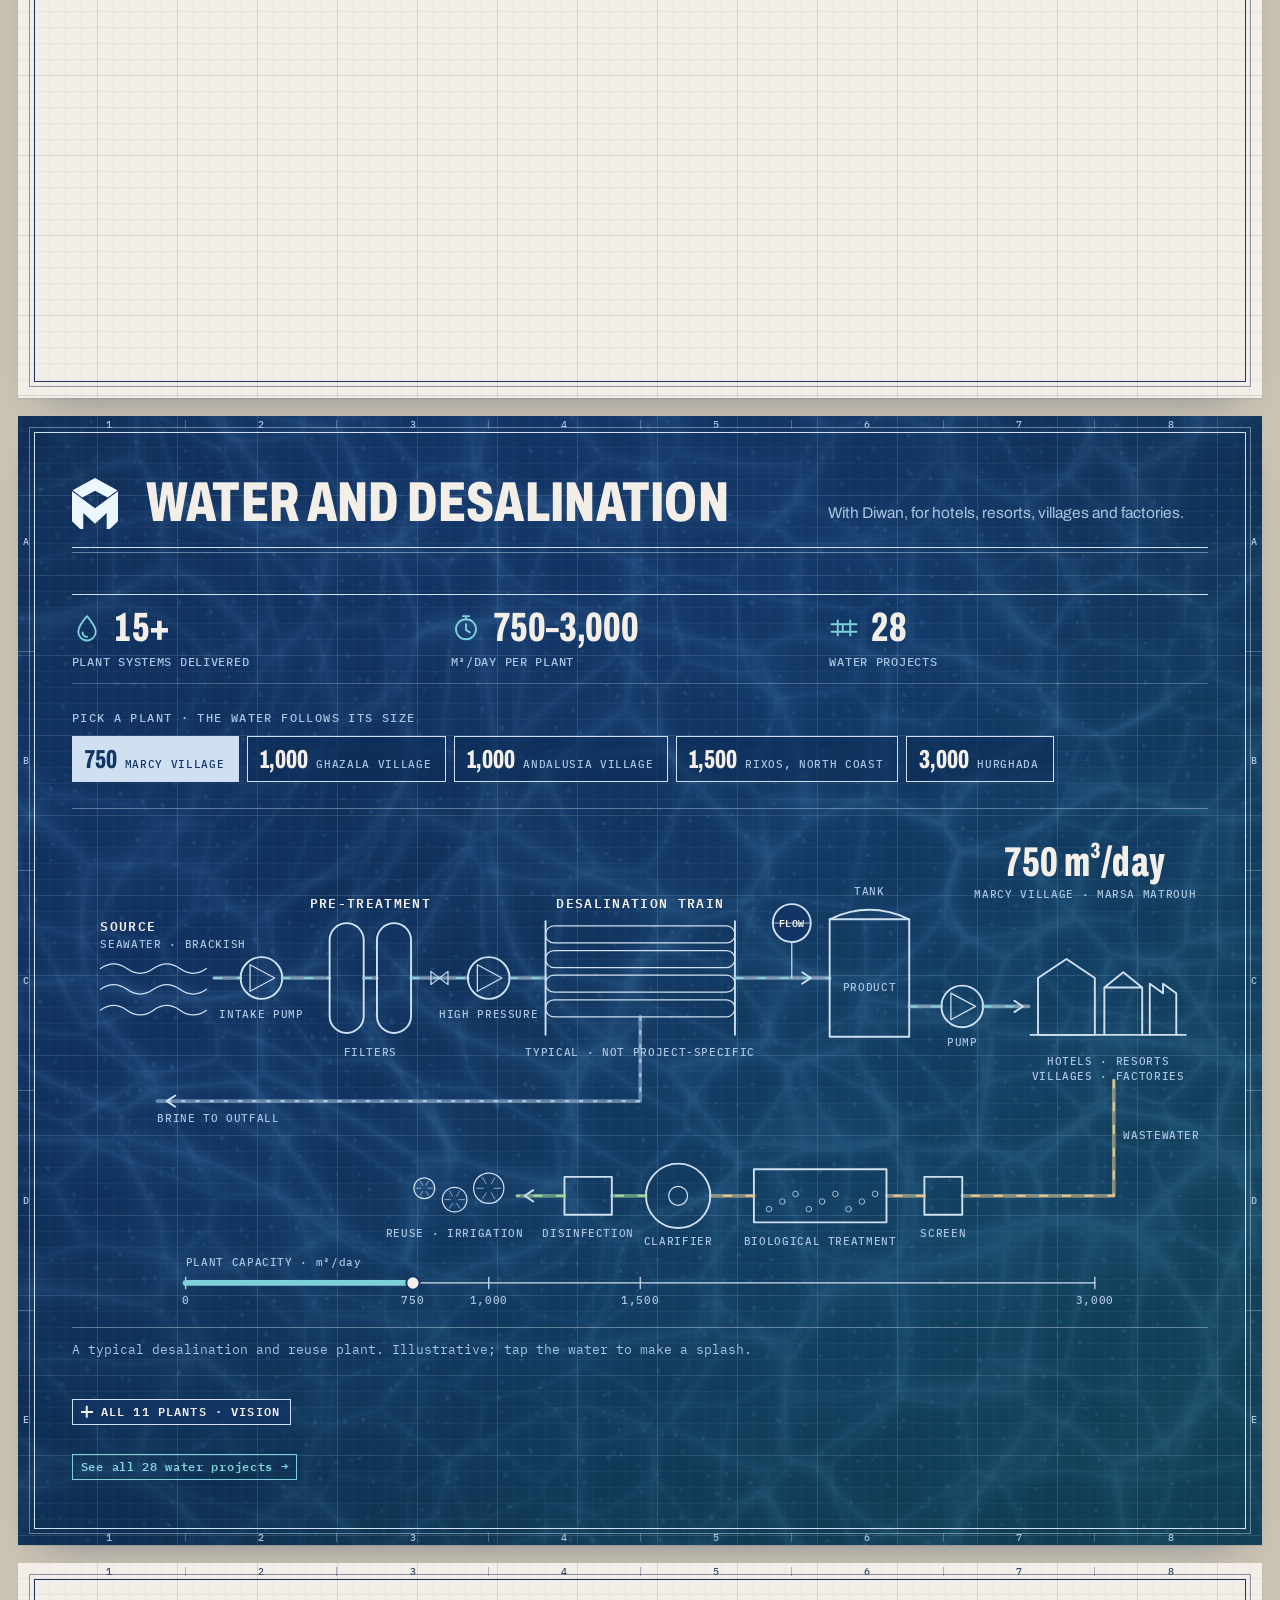
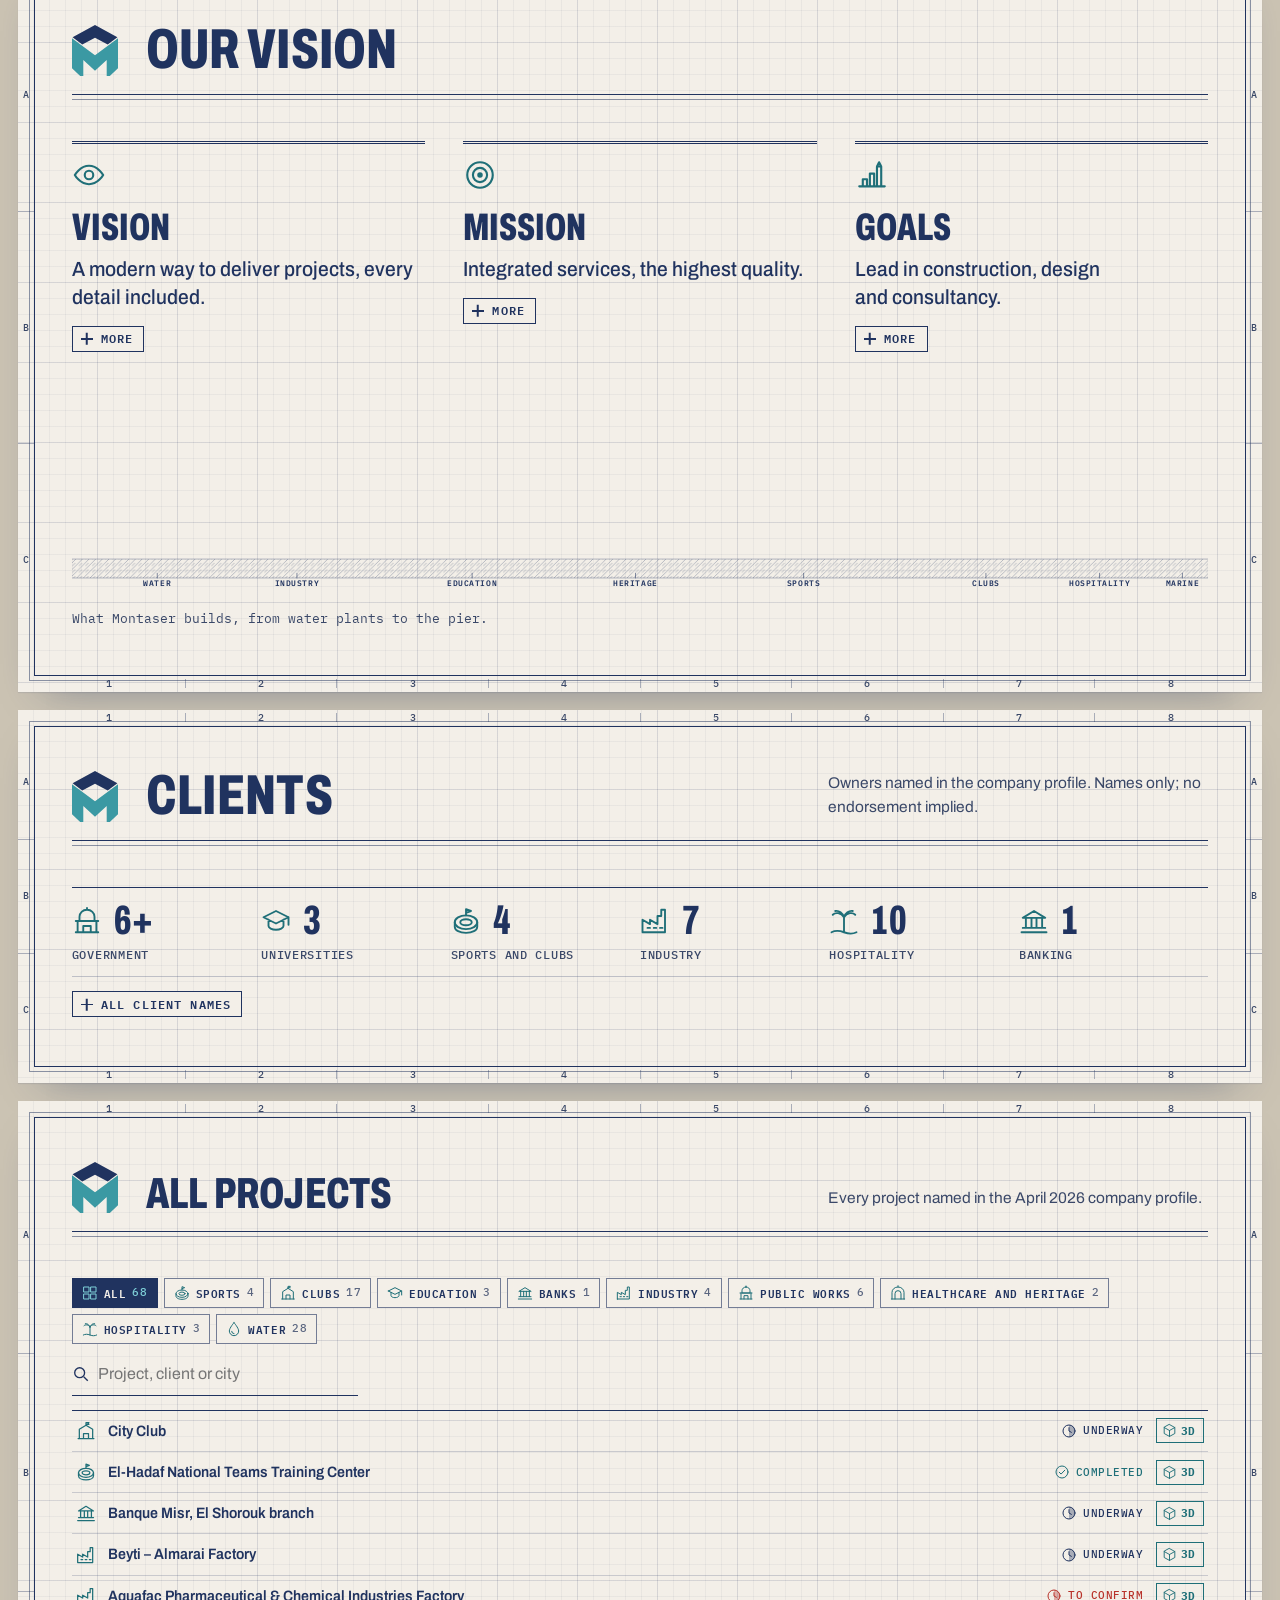
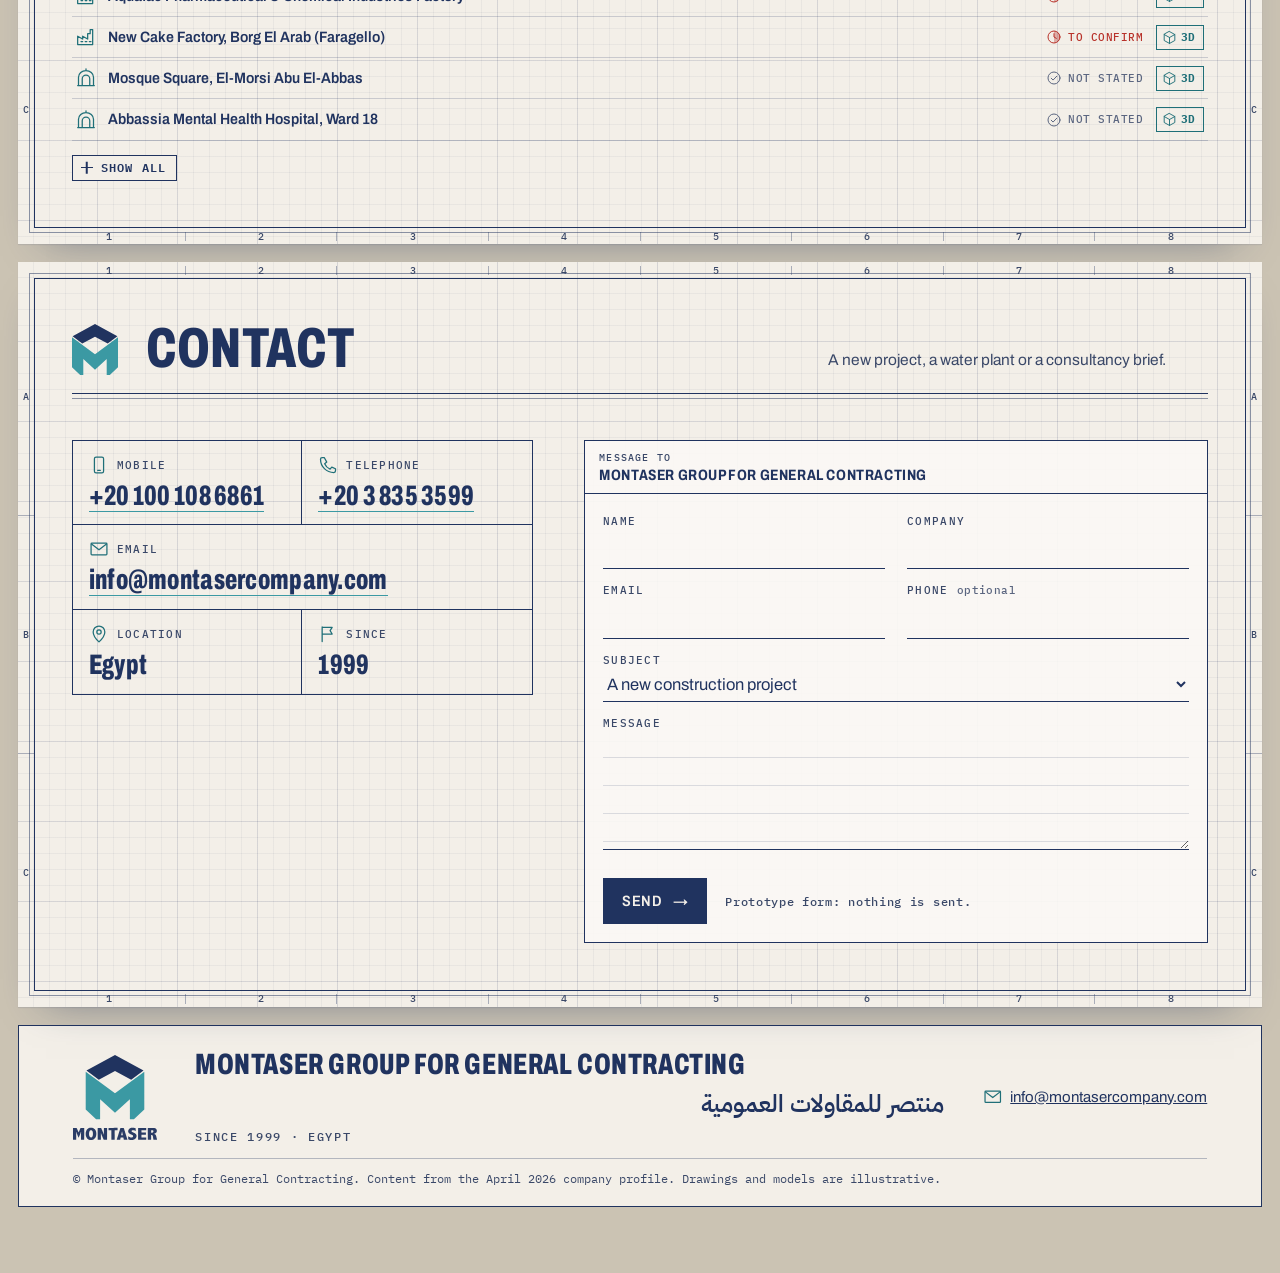
<file: prototypes/blueprint/index.html>
<!doctype html>
<html lang="en" dir="ltr" class="no-js">
<head>
  <meta charset="utf-8">
  <meta name="viewport" content="width=device-width, initial-scale=1">
  <title>Montaser Group for General Contracting | Design, execution and delivery in Egypt since 1999</title>
  <meta name="description" content="Montaser Group for General Contracting, Egypt, since 1999: FIFA-standard stadiums, smart sports clubs, universities, factories, marine works and, with sister company Diwan, water treatment and desalination.">
  <meta name="robots" content="noindex, nofollow">
  <meta name="theme-color" content="#F3EFE8">
  <link rel="icon" href="../../assets/brand/logo-mark.svg" type="image/svg+xml">
  <link rel="preconnect" href="https://fonts.googleapis.com">
  <link rel="preconnect" href="https://fonts.gstatic.com" crossorigin>
  <link rel="preconnect" href="https://cdn.jsdelivr.net" crossorigin>
  <link rel="stylesheet" href="https://fonts.googleapis.com/css2?family=Archivo:wdth,wght@62..125,300..900&family=IBM+Plex+Mono:wght@400;500;600&family=Architects+Daughter&family=IBM+Plex+Sans+Arabic:wght@400;500;600;700&display=swap">
  <link rel="stylesheet" href="style.css">
  <link rel="stylesheet" href="atlas/map.css">
  <link rel="stylesheet" href="sheets.css">
  <link rel="stylesheet" href="yard/yard.css">
  <link rel="stylesheet" href="cover/cover.css">
  <link rel="stylesheet" href="site/site.css">
  <script>
    (function () {
      var root = document.documentElement;
      root.classList.replace('no-js', 'js');
      if (matchMedia('(prefers-reduced-motion: reduce)').matches) root.classList.add('rm');
      var lang = 'en';
      try {
        var query = new URLSearchParams(location.search).get('lang');
        var stored = localStorage.getItem('montaser-lang');
        if (query === 'ar' || query === 'en') { lang = query; localStorage.setItem('montaser-lang', query); }
        else if (stored === 'ar' || stored === 'en') { lang = stored; }
      } catch (e) {}
      root.lang = lang;
      root.dir = lang === 'ar' ? 'rtl' : 'ltr';
      if (lang === 'ar') document.title = 'منتصر للمقاولات العمومية | التصميم والتنفيذ والتسليم في مصر منذ 1999';
    })();
  </script>
  <script type="importmap">{"imports":{"three":"https://cdn.jsdelivr.net/npm/three@0.170.0/build/three.module.min.js","three/addons/":"https://cdn.jsdelivr.net/npm/three@0.170.0/examples/jsm/"}}</script>
  <script type="module" src="main.js"></script>
</head>
<body>
  <a class="skip" href="#main"><span class="en">Skip to content</span><span class="ar" lang="ar" dir="rtl">انتقل إلى المحتوى</span></a>

  <header class="topbar">
    <a class="brand" href="#a000" aria-label="Montaser, back to the top" data-aria-ar="منتصر، العودة إلى الأعلى">
      <img src="logo-h.svg" width="146" height="30" alt="">
    </a>
    <nav class="topnav" aria-label="Main" data-aria-ar="القائمة الرئيسية">
      <a href="#a101"><span class="en">About</span><span class="ar" lang="ar" dir="rtl">من نحن</span></a>
      <a href="#projects"><span class="en">Projects</span><span class="ar" lang="ar" dir="rtl">المشروعات</span></a>
      <a href="#map" data-fallback="#r350"><span class="en">Map</span><span class="ar" lang="ar" dir="rtl">الخريطة</span></a>
      <a href="#w401"><span class="en">Water</span><span class="ar" lang="ar" dir="rtl">المياه</span></a>
      <a href="#r350"><span class="en">All projects</span><span class="ar" lang="ar" dir="rtl">كل المشروعات</span></a>
      <a href="#c602"><span class="en">Contact</span><span class="ar" lang="ar" dir="rtl">تواصل معنا</span></a>
    </nav>
    <div class="topbar__tools">
      <button type="button" class="langsw" data-lang-toggle aria-pressed="false" aria-label="Switch language: English or Arabic" data-aria-ar="تبديل اللغة: الإنجليزية أو العربية">
        <span class="langsw__opt langsw__opt--en" lang="en">EN</span><span class="langsw__sep" aria-hidden="true">|</span><span class="langsw__opt langsw__opt--ar" lang="ar">عربي</span>
      </button>
      <button type="button" class="tool" data-open-index aria-haspopup="dialog">
        <svg viewBox="0 0 20 20" aria-hidden="true"><path d="M3 5h14M3 10h14M3 15h9"/></svg><span class="en">Menu</span><span class="ar" lang="ar" dir="rtl">القائمة</span>
      </button>
    </div>
  </header>

  <dialog class="index" id="sheet-index" aria-labelledby="index-title">
    <div class="index__head">
      <h2 id="index-title"><span class="en">Sections</span><span class="ar" lang="ar" dir="rtl">الأقسام</span></h2>
      <form method="dialog"><button class="index__close" aria-label="Close the menu" data-aria-ar="إغلاق القائمة"><span aria-hidden="true">×</span></button></form>
    </div>
    <ol class="index__list" data-index-list></ol>
  </dialog>

  <main id="main">

    <!-- COVER -->
    <section class="sheet sheet--cover" id="a000" data-name="Home" data-name-ar="الرئيسية" data-icon="grid" aria-labelledby="a000-h">
      <div class="cover">
        <div class="cover__left">
          <div class="cover__strip">
            <p class="eyebrow"><img src="../../assets/brand/logo-mark.svg" width="16" height="18" alt=""><span class="en">Since 1999 · Egypt</span><span class="ar" lang="ar" dir="rtl">منذ 1999 · مصر</span></p>
            <h1 id="a000-h" class="cover__title">
              <span class="cover__brand"><span class="en">Montaser Group for General Contracting</span><span class="ar" lang="ar" dir="rtl">منتصر للمقاولات العمومية</span></span>
              <span class="cover__tag"><span class="en">From <em>design</em> to <em class="is-teal">execution</em> and <em>delivery</em>.</span><span class="ar" lang="ar" dir="rtl">من <em>التصميم</em> إلى <em class="is-teal">التنفيذ</em> و<em>التسليم</em>.</span></span>
            </h1>
            <p class="cover__alt"><span class="en" lang="ar" dir="rtl">منتصر للمقاولات العمومية</span><span class="ar" lang="en" dir="ltr">Montaser Group for General Contracting</span></p>
            <div class="cover__cta">
              <a class="btn" href="#projects"><span class="en">See the projects</span><span class="ar" lang="ar" dir="rtl">شاهد المشروعات</span><span class="btn__arr" aria-hidden="true">→</span></a>
              <a class="btn btn--ghost" href="#c602"><span class="en">Start a project</span><span class="ar" lang="ar" dir="rtl">ابدأ مشروعك</span></a>
            </div>
          </div>
          <div class="mq" data-marquee role="region" aria-label="Project slideshow" data-aria-ar="عرض متحرك للمشروعات"></div>
        </div>
        <figure class="cover__dwg">
          <svg class="dwg dwg--cube" data-sketch="cube" viewBox="-150 -80 820 750" role="img" aria-labelledby="cube-cap"></svg>
          <figcaption id="cube-cap" class="sr-only"><span class="en">The Montaser cube mark drawn in axonometric, labelled with three facts: 68 projects across Egypt, 10 sites underway, 100+ MEP projects.</span><span class="ar" lang="ar" dir="rtl">شعار منتصر المكعب مرسومًا بإسقاط محوري، وعليه ثلاث حقائق: 68 مشروعًا في مصر، و10 مواقع قيد التنفيذ، وأكثر من 100 مشروع كهروميكانيكي.</span></figcaption>
          <div class="seal" aria-hidden="true">
            <svg viewBox="0 0 120 120">
              <defs><path id="seal-arc" d="M60 60 m-44 0 a44 44 0 1 1 88 0 a44 44 0 1 1 -88 0"/></defs>
              <g class="seal__mark" transform="translate(35.4 33) scale(.108)">
                <polygon class="seal__navy" points="227.5,0 5.8,120 101.7,191.8 227.5,124.2 353.3,191.8 449.2,120"/>
                <polygon class="seal__teal" points="0,129.7 227.5,297.2 455,129.7 455,423.2 374.3,500 343.2,500 343.2,344.1 227.5,448.9 111.8,344.1 111.8,500 80.7,500 0,423.2"/>
              </g>
              <circle cx="60" cy="60" r="56"/><circle cx="60" cy="60" r="34"/>
              <text class="en"><textPath href="#seal-arc" textLength="272" lengthAdjust="spacing">MONTASER · GENERAL CONTRACTING · EGYPT ·</textPath></text>
              <text class="ar seal__ring-ar" lang="ar"><textPath href="#seal-arc">منتصر · للمقاولات العمومية · مصر ·</textPath></text>
              <text x="60" y="57" text-anchor="middle" class="seal__big en">EST.</text><text x="60" y="56" text-anchor="middle" class="seal__big seal__big-ar ar" lang="ar">تأسست</text>
              <text x="60" y="75" text-anchor="middle" class="seal__big">1999</text>
            </svg>
          </div>
        </figure>
      </div>
      <div id="yard" class="yard-mount" data-yard-mount hidden></div>
    </section>

    <!-- ABOUT -->
    <section class="sheet" id="a101" data-name="About" data-name-ar="من نحن" data-icon="partner" aria-labelledby="a101-h">
      <header class="sheet__head">
        <span class="sheet__mark" aria-hidden="true"></span>
        <h2 id="a101-h" class="sheet__title"><span class="en">About</span><span class="ar" lang="ar" dir="rtl">من نحن</span></h2>
        <p class="sheet__aside"><span class="en">A general contractor in Egypt since 1999. With sister company Diwan, one platform from design to handover.</span><span class="ar" lang="ar" dir="rtl">مقاول عام في مصر منذ 1999، ومع الشركة الشقيقة ديوان منصة واحدة من التصميم حتى التسليم.</span></p>
      </header>
      <div class="about">
        <div class="about__glance">
          <ul class="tiles tiles--2">
            <li class="tile"><i data-icon="flag"></i><b class="tile__n">1999</b><span class="tile__l"><span class="en">Established</span><span class="ar" lang="ar" dir="rtl">سنة التأسيس</span></span></li>
            <li class="tile"><i data-icon="partner"></i><b class="tile__n">2 → 1</b><span class="tile__l"><span class="en">Companies, one platform</span><span class="ar" lang="ar" dir="rtl">شركتان، منصة واحدة</span></span></li>
          </ul>
          <div class="more" data-more>
            <div class="more__panel">
              <ul class="lines">
                <li><span class="en">Complex, high-value projects across many disciplines.</span><span class="ar" lang="ar" dir="rtl">مشروعات معقّدة وعالية القيمة في تخصصات متعددة.</span></li>
                <li><span class="en">Service, education, sports, tourism and public buildings, managed to final delivery.</span><span class="ar" lang="ar" dir="rtl">مبانٍ خدمية وتعليمية ورياضية وسياحية وعامة، بإدارة كاملة حتى التسليم النهائي.</span></li>
                <li><span class="en">Our own equipment, with skilled engineers and designers.</span><span class="ar" lang="ar" dir="rtl">معداتنا الخاصة، مع مهندسين ومصممين ذوي خبرة.</span></li>
                <li><span class="en">With Diwan: a large portfolio of water treatment and desalination plants.</span><span class="ar" lang="ar" dir="rtl">مع ديوان: محفظة كبيرة من محطات معالجة المياه وتحليتها.</span></li>
              </ul>
            </div>
          </div>
        </div>
        <figure class="detail-fig reveal">
          <svg class="dwg dwg--joint" data-sketch="joint" viewBox="0 0 640 370" role="img" aria-labelledby="joint-cap"></svg>
          <figcaption id="joint-cap"><span class="en">Montaser + Diwan: one integrated platform.</span><span class="ar" lang="ar" dir="rtl">منتصر + ديوان: منصة واحدة متكاملة.</span></figcaption>
          <div class="pinned">
            <img src="../../assets/img/partners/diwan-logo-800.webp" width="260" height="165" alt="Diwan logo: the Arabic word ديوان in indigo calligraphy" data-alt-ar="شعار ديوان: كلمة ديوان بخط عربي نيلي" loading="lazy" decoding="async">
            <span><span class="en">Diwan, sister company</span><span class="ar" lang="ar" dir="rtl">ديوان، الشركة الشقيقة</span></span>
          </div>
        </figure>
      </div>
    </section>

    <!-- KEY NUMBERS -->
    <section class="sheet" id="a102" data-name="Key numbers" data-name-ar="بالأرقام" data-icon="goals" aria-labelledby="a102-h">
      <header class="sheet__head">
        <span class="sheet__mark" aria-hidden="true"></span>
        <h2 id="a102-h" class="sheet__title"><span class="en">Key numbers</span><span class="ar" lang="ar" dir="rtl">بالأرقام</span></h2>
      </header>
      <ul class="nums">
        <li><a href="#s201"><i data-icon="mep"></i><b class="nums__n"><span class="qty" data-count="100">100</span><i class="nums__u">+</i></b><span class="nums__l"><span class="en">MEP projects</span><span class="ar" lang="ar" dir="rtl">مشروع كهروميكانيكي</span></span></a></li>
        <li><a href="#w401"><i data-icon="water"></i><b class="nums__n"><span class="qty" data-count="15">15</span><i class="nums__u">+</i></b><span class="nums__l"><span class="en">Water plant systems</span><span class="ar" lang="ar" dir="rtl">نظامًا لمحطات المياه</span></span></a></li>
        <li><a href="#s201"><i data-icon="renewable"></i><b class="nums__n"><span class="qty" data-count="20">20</span><i class="nums__u">+</i></b><span class="nums__l"><span class="en">Renewable and recycling systems</span><span class="ar" lang="ar" dir="rtl">نظامًا للطاقة المتجددة وإعادة التدوير</span></span></a></li>
        <li><a href="#site/matrouh-stadium" data-site="matrouh-stadium"><i data-icon="seats"></i><b class="nums__n"><span class="qty" data-count="26800">26,800</span></b><span class="nums__l"><span class="en">Stadium seats, FIFA standards</span><span class="ar" lang="ar" dir="rtl">مقعد بمعايير الفيفا</span></span></a></li>
        <li><a href="#site/city-club" data-site="city-club"><i data-icon="clubs"></i><b class="nums__n"><span class="qty" data-count="10">10</span><i class="nums__u">+</i><span class="qty" data-count="5">5</span></b><span class="nums__l"><span class="en">City Clubs done + underway</span><span class="ar" lang="ar" dir="rtl">نادٍ مكتمل + قيد التنفيذ</span></span></a></li>
        <li><a href="#w401"><i data-icon="water"></i><b class="nums__n"><span class="qty" data-count="3000">3,000</span></b><span class="nums__l"><span class="en">m³/day, largest plant</span><span class="ar" lang="ar" dir="rtl">م³/يوم، أكبر محطة</span></span></a></li>
        <li><a href="#site/coral-beach-village" data-site="coral-beach-village"><i data-icon="rock"></i><b class="nums__n"><span class="qty" data-count="25000">25,000</span></b><span class="nums__l"><span class="en">m³ rock removed underwater</span><span class="ar" lang="ar" dir="rtl">م³ صخور أُزيلت تحت الماء</span></span></a></li>
        <li><a href="#site/matrouh-university" data-site="matrouh-university"><i data-icon="duration"></i><b class="nums__n"><span class="qty" data-count="18">18</span><i class="nums__u en">mo</i></b><span class="nums__l"><span class="en">University buildings</span><span class="ar" lang="ar" dir="rtl">شهرًا لمباني الجامعة</span></span></a></li>
      </ul>
      <div class="more" data-more>
        <div class="more__panel">
          <ul class="lines lines--small">
            <li><span class="en">Source: Montaser company profile, April 2026.</span><span class="ar" lang="ar" dir="rtl">المصدر: ملف شركة منتصر، أبريل 2026.</span></li>
            <li><span class="en">Plants range from 750 to 3,000 m³/day. Matrouh University infrastructure took 30 months.</span><span class="ar" lang="ar" dir="rtl">تتراوح سعات المحطات بين 750 و3,000 م³/يوم، واستغرقت البنية التحتية لجامعة مطروح 30 شهرًا.</span></li>
            <li><span class="en">Figures the profile leaves in doubt are not shown.</span><span class="ar" lang="ar" dir="rtl">لا تُعرض الأرقام غير المؤكدة في ملف الشركة.</span></li>
          </ul>
        </div>
      </div>
    </section>

    <!-- SERVICES -->
    <section class="sheet" id="s201" data-name="Services" data-name-ar="الخدمات" data-icon="execution" aria-labelledby="s201-h">
      <header class="sheet__head">
        <span class="sheet__mark" aria-hidden="true"></span>
        <h2 id="s201-h" class="sheet__title"><span class="en">Services</span><span class="ar" lang="ar" dir="rtl">الخدمات</span></h2>
        <p class="sheet__aside"><span class="en">One team from first drawing to handover, with engineering consultancy throughout.</span><span class="ar" lang="ar" dir="rtl">فريق واحد من الرسم الأول حتى التسليم، مع الاستشارات الهندسية في كل مرحلة.</span></p>
      </header>
      <ol class="phases">
        <li class="phase reveal">
          <svg class="dwg dwg--phase" data-sketch="phase1" viewBox="0 0 300 270" aria-hidden="true"></svg>
          <p class="phase__no"><i data-icon="design"></i>01</p>
          <h3><span class="en">Design</span><span class="ar" lang="ar" dir="rtl">التصميم</span></h3>
          <p><span class="en">Engineering design, development and consultancy.</span><span class="ar" lang="ar" dir="rtl">التصميم الهندسي والتطوير والاستشارات.</span></p>
        </li>
        <li class="phase reveal">
          <svg class="dwg dwg--phase" data-sketch="phase2" viewBox="0 0 300 270" aria-hidden="true"></svg>
          <p class="phase__no"><i data-icon="execution"></i>02</p>
          <h3><span class="en">Execution</span><span class="ar" lang="ar" dir="rtl">التنفيذ</span></h3>
          <p><span class="en">Built to your drawings, with our own equipment.</span><span class="ar" lang="ar" dir="rtl">التنفيذ وفق رسوماتكم وبمعداتنا الخاصة.</span></p>
        </li>
        <li class="phase reveal">
          <svg class="dwg dwg--phase" data-sketch="phase3" viewBox="0 0 300 270" aria-hidden="true"></svg>
          <p class="phase__no"><i data-icon="delivery"></i>03</p>
          <h3><span class="en">Delivery</span><span class="ar" lang="ar" dir="rtl">التسليم</span></h3>
          <p><span class="en">Every detail managed until handover.</span><span class="ar" lang="ar" dir="rtl">إدارة كل التفاصيل حتى التسليم.</span></p>
        </li>
      </ol>
      <h3 class="kicker legend__h"><span class="en">Specialist works</span><span class="ar" lang="ar" dir="rtl">أعمال متخصصة</span></h3>
      <ul class="works">
        <li><i data-icon="mep"></i><b>100+</b><span><span class="en">MEP</span><span class="ar" lang="ar" dir="rtl">كهروميكانيكا</span></span></li>
        <li><i data-icon="water"></i><b>15+</b><span><span class="en">Water treatment</span><span class="ar" lang="ar" dir="rtl">معالجة المياه</span></span></li>
        <li><i data-icon="renewable"></i><b>20+</b><span><span class="en">Renewables</span><span class="ar" lang="ar" dir="rtl">طاقة متجددة</span></span></li>
        <li><i data-icon="networks"></i><span><span class="en">Utility networks</span><span class="ar" lang="ar" dir="rtl">شبكات المرافق</span></span></li>
        <li><i data-icon="marine"></i><span><span class="en">Intakes and marine</span><span class="ar" lang="ar" dir="rtl">مآخذ وأعمال بحرية</span></span></li>
        <li><i data-icon="sports"></i><span><span class="en">Stadiums</span><span class="ar" lang="ar" dir="rtl">ملاعب</span></span></li>
        <li><i data-icon="landscape"></i><span><span class="en">Landscape</span><span class="ar" lang="ar" dir="rtl">تنسيق المواقع</span></span></li>
        <li><i data-icon="heritage"></i><span><span class="en">Heritage renovation</span><span class="ar" lang="ar" dir="rtl">تجديد تراثي</span></span></li>
      </ul>
      <div class="more" data-more>
        <div class="more__panel">
          <ul class="lines lines--small">
            <li><b><span class="en">MEP:</span><span class="ar" lang="ar" dir="rtl">الكهروميكانيكا:</span></b> <span class="en">electrical, fire systems and infrastructure for banks, factories and training centres.</span><span class="ar" lang="ar" dir="rtl">الكهرباء وأنظمة الحريق والبنية التحتية للبنوك والمصانع ومراكز التدريب.</span></li>
            <li><b><span class="en">Networks:</span><span class="ar" lang="ar" dir="rtl">الشبكات:</span></b> <span class="en">water, sewage, irrigation and fire; ductile-iron pipes up to 1000 mm.</span><span class="ar" lang="ar" dir="rtl">مياه وصرف وري وحريق؛ مواسير زهر مرن حتى 1000 مم.</span></li>
            <li><b><span class="en">Marine:</span><span class="ar" lang="ar" dir="rtl">الأعمال البحرية:</span></b> <span class="en">raw-water and floating intakes, piling, channels, breakwaters and a pier.</span><span class="ar" lang="ar" dir="rtl">مآخذ مياه خام وعائمة، وخوازيق، وقنوات، وحواجز أمواج، ورصيف.</span></li>
            <li><b><span class="en">Stadiums:</span><span class="ar" lang="ar" dir="rtl">الملاعب:</span></b> <span class="en">FIFA-standard seating, LED screens and electronic gates.</span><span class="ar" lang="ar" dir="rtl">مقاعد بمعايير الفيفا، وشاشات LED، وبوابات إلكترونية.</span></li>
          </ul>
        </div>
      </div>
    </section>

    <!-- SECTORS -->
    <section class="sheet" id="s202" data-name="Sectors" data-name-ar="القطاعات" data-icon="grid" aria-labelledby="s202-h">
      <header class="sheet__head">
        <span class="sheet__mark" aria-hidden="true"></span>
        <h2 id="s202-h" class="sheet__title"><span class="en">Sectors</span><span class="ar" lang="ar" dir="rtl">القطاعات</span></h2>
      </header>
      <div class="zoning">
        <article class="plot plot--a" data-hatch="water"><i data-icon="water"></i><b class="plot__n" data-group-count="water">28</b><h3><span class="en">Water and wastewater</span><span class="ar" lang="ar" dir="rtl">المياه والصرف الصحي</span></h3><div class="more more--plot" data-more><div class="more__panel"><p><span class="en">Desalination and treatment with Diwan, plus intakes and networks for public water companies.</span><span class="ar" lang="ar" dir="rtl">التحلية والمعالجة مع ديوان، إلى جانب مآخذ وشبكات لشركات المياه العامة.</span></p></div></div><button type="button" class="plot__go" data-filter-go="water"></button></article>
        <article class="plot" data-hatch="clubs"><i data-icon="clubs"></i><b class="plot__n" data-group-count="clubs">17</b><h3><span class="en">Clubs</span><span class="ar" lang="ar" dir="rtl">الأندية والترفيه</span></h3><div class="more more--plot" data-more><div class="more__panel"><p><span class="en">Full club branches: admin buildings, restaurants, sports fields and recreation areas.</span><span class="ar" lang="ar" dir="rtl">فروع أندية كاملة: مبانٍ إدارية ومطاعم وملاعب ومناطق ترفيه.</span></p></div></div><button type="button" class="plot__go" data-filter-go="clubs"></button></article>
        <article class="plot" data-hatch="sports"><i data-icon="sports"></i><b class="plot__n" data-group-count="sports">4</b><h3><span class="en">Sports</span><span class="ar" lang="ar" dir="rtl">الرياضة</span></h3><div class="more more--plot" data-more><div class="more__panel"><p><span class="en">Stadiums and fields to FIFA standards, with training and fitness facilities.</span><span class="ar" lang="ar" dir="rtl">ملاعب بمعايير الفيفا، مع مرافق التدريب واللياقة.</span></p></div></div><button type="button" class="plot__go" data-filter-go="sports"></button></article>
        <article class="plot" data-hatch="gov"><i data-icon="public"></i><b class="plot__n" data-group-count="public">6</b><h3><span class="en">Public works</span><span class="ar" lang="ar" dir="rtl">المرافق والأشغال العامة</span></h3><div class="more more--plot" data-more><div class="more__panel"><p><span class="en">Government buildings and facilities, in line with Egypt’s development vision.</span><span class="ar" lang="ar" dir="rtl">مبانٍ ومرافق حكومية، دعمًا لرؤية التنمية في مصر.</span></p></div></div><button type="button" class="plot__go" data-filter-go="public"></button></article>
        <article class="plot" data-hatch="industry"><i data-icon="industry"></i><b class="plot__n" data-group-count="industry">4</b><h3><span class="en">Industry</span><span class="ar" lang="ar" dir="rtl">الصناعة</span></h3><div class="more more--plot" data-more><div class="more__panel"><p><span class="en">Factories for food and pharmaceutical producers, from structure to MEP.</span><span class="ar" lang="ar" dir="rtl">مصانع لمنتجي الأغذية والأدوية، من الإنشاءات إلى الكهروميكانيكا.</span></p></div></div><button type="button" class="plot__go" data-filter-go="industry"></button></article>
        <article class="plot" data-hatch="education"><i data-icon="education"></i><b class="plot__n" data-group-count="education">3</b><h3><span class="en">Education</span><span class="ar" lang="ar" dir="rtl">التعليم</span></h3><div class="more more--plot" data-more><div class="more__panel"><p><span class="en">Universities: faculties, workshops and every network beneath them.</span><span class="ar" lang="ar" dir="rtl">جامعات: كليات وورش وكل الشبكات أسفلها.</span></p></div></div><button type="button" class="plot__go" data-filter-go="education"></button></article>
        <article class="plot" data-hatch="banks"><i data-icon="banks"></i><b class="plot__n" data-group-count="banks">1</b><h3><span class="en">Banks</span><span class="ar" lang="ar" dir="rtl">البنوك</span></h3><div class="more more--plot" data-more><div class="more__panel"><p><span class="en">MEP, electrical and fire systems for Banque Misr.</span><span class="ar" lang="ar" dir="rtl">أعمال كهروميكانيكية وكهربائية وأنظمة حريق لبنك مصر.</span></p></div></div><button type="button" class="plot__go" data-filter-go="banks"></button></article>
        <article class="plot plot--b" data-hatch="hospitality"><i data-icon="hospitality"></i><b class="plot__n" data-group-count="hospitality">3</b><h3><span class="en">Hospitality and tourism</span><span class="ar" lang="ar" dir="rtl">السياحة والضيافة</span></h3><div class="more more--plot" data-more><div class="more__panel"><p><span class="en">Landscape, beach and marine works for hotels and resorts.</span><span class="ar" lang="ar" dir="rtl">تنسيق المواقع والشواطئ والأعمال البحرية للفنادق والمنتجعات.</span></p></div></div><button type="button" class="plot__go" data-filter-go="hospitality"></button></article>
        <article class="plot plot--b" data-hatch="health"><i data-icon="heritage"></i><b class="plot__n" data-group-count="health">2</b><h3><span class="en">Healthcare and heritage</span><span class="ar" lang="ar" dir="rtl">الصحة والتراث</span></h3><div class="more more--plot" data-more><div class="more__panel"><p><span class="en">A redeveloped hospital ward, and a mosque square renewed with its heritage kept.</span><span class="ar" lang="ar" dir="rtl">إعادة تطوير عنبر مستشفى، وتجديد ساحة مساجد مع الحفاظ على تراثها.</span></p></div></div><button type="button" class="plot__go" data-filter-go="health"></button></article>
      </div>
    </section>

    <!-- PROJECTS: every card opens the site view (site/) with a 3D model of the site -->
    <section class="sheet sheet--sites" id="projects" data-name="Projects" data-name-ar="المشروعات" data-icon="grid" aria-labelledby="projects-h">
      <header class="sheet__head">
        <span class="sheet__mark" aria-hidden="true"></span>
        <h2 id="projects-h" class="sheet__title"><span class="en">Projects</span><span class="ar" lang="ar" dir="rtl">المشروعات</span></h2>
        <p class="sheet__aside"><span class="en">Tap a project to explore a 3D model of the site.</span><span class="ar" lang="ar" dir="rtl">اضغط على أي مشروع لتستكشف نموذجًا ثلاثي الأبعاد للموقع.</span></p>
      </header>
      <ul class="sites sites--featured">
        <li class="site-card site-card--lg">
          <a href="#site/city-club" data-site="city-club" aria-labelledby="sc-city-club-t sc-city-club-3d" aria-describedby="sc-city-club-d">
            <span class="site-card__ph"><img src="../../assets/img/projects/city-club-4-800.webp" width="739" height="415" alt="Aerial view of a City Club: pitch, courts and stands" data-alt-ar="لقطة جوية لسيتي كلوب: الملعب والملاعب الفرعية والمدرجات" loading="lazy" decoding="async"></span>
            <span class="site-card__3d" id="sc-city-club-3d"><i data-icon="cube"></i>3D</span>
            <span class="site-card__body">
              <span class="site-card__sec"><i data-icon="clubs"></i><span class="en">Sports and social clubs</span><span class="ar" lang="ar" dir="rtl">الأندية الرياضية والاجتماعية</span></span>
              <h3 class="site-card__t" id="sc-city-club-t"><span class="en">City Club</span><span class="ar" lang="ar" dir="rtl">سيتي كلوب</span></h3>
              <span class="site-card__chips" id="sc-city-club-d"><span class="site-card__chip"><b>10</b><span><span class="en">Clubs completed</span><span class="ar" lang="ar" dir="rtl">أندية مكتملة</span></span></span><span class="site-card__chip"><b>5</b><span><span class="en">Underway</span><span class="ar" lang="ar" dir="rtl">قيد التنفيذ</span></span></span><span class="site-card__chip"><b><span class="en">1st</span><span class="ar" lang="ar" dir="rtl">الأول</span></b><span><span class="en">Smart club in Egypt</span><span class="ar" lang="ar" dir="rtl">نادٍ ذكي في مصر</span></span></span></span>
            </span>
          </a>
        </li>
        <li class="site-card site-card--lg">
          <a href="#site/matrouh-stadium" data-site="matrouh-stadium" aria-labelledby="sc-matrouh-stadium-t sc-matrouh-stadium-3d" aria-describedby="sc-matrouh-stadium-d">
            <span class="site-card__ph"><img src="../../assets/img/projects/matrouh-stadium-1-800.webp" width="512" height="427" alt="Matrouh Stadium pitch, red track and stands" data-alt-ar="ملعب استاد مطروح والمضمار الأحمر والمدرجات" loading="lazy" decoding="async"></span>
            <span class="site-card__3d" id="sc-matrouh-stadium-3d"><i data-icon="cube"></i>3D</span>
            <span class="site-card__body">
              <span class="site-card__sec"><i data-icon="sports"></i><span class="en">Sports</span><span class="ar" lang="ar" dir="rtl">الرياضة</span></span>
              <h3 class="site-card__t" id="sc-matrouh-stadium-t"><span class="en">Matrouh Stadium</span><span class="ar" lang="ar" dir="rtl">استاد مطروح</span></h3>
              <span class="site-card__chips" id="sc-matrouh-stadium-d"><span class="site-card__chip"><b>26,800</b><span><span class="en">Seats</span><span class="ar" lang="ar" dir="rtl">مقعد</span></span></span><span class="site-card__chip"><b><span class="en">FIFA</span><span class="ar" lang="ar" dir="rtl">الفيفا</span></b><span><span class="en">Standards</span><span class="ar" lang="ar" dir="rtl">معايير</span></span></span><span class="site-card__chip"><b>LED</b><span><span class="en">Main screen · e-gates</span><span class="ar" lang="ar" dir="rtl">شاشة رئيسية · بوابات إلكترونية</span></span></span></span>
            </span>
          </a>
        </li>
        <li class="site-card site-card--lg">
          <a href="#site/matrouh-university" data-site="matrouh-university" aria-labelledby="sc-matrouh-university-t sc-matrouh-university-3d" aria-describedby="sc-matrouh-university-d">
            <span class="site-card__ph"><img src="../../assets/img/projects/matrouh-university-1-800.webp" width="511" height="352" alt="Faculty building at Matrouh University" data-alt-ar="مبنى كلية في جامعة مطروح" loading="lazy" decoding="async"></span>
            <span class="site-card__3d" id="sc-matrouh-university-3d"><i data-icon="cube"></i>3D</span>
            <span class="site-card__body">
              <span class="site-card__sec"><i data-icon="education"></i><span class="en">Education</span><span class="ar" lang="ar" dir="rtl">التعليم</span></span>
              <h3 class="site-card__t" id="sc-matrouh-university-t"><span class="en">Matrouh University</span><span class="ar" lang="ar" dir="rtl">جامعة مطروح</span></h3>
              <span class="site-card__chips" id="sc-matrouh-university-d"><span class="site-card__chip"><b>18 <small><span class="en">mo</span><span class="ar" lang="ar" dir="rtl">شهرًا</span></small></b><span><span class="en">Buildings</span><span class="ar" lang="ar" dir="rtl">المباني</span></span></span><span class="site-card__chip"><b>30 <small><span class="en">mo</span><span class="ar" lang="ar" dir="rtl">شهرًا</span></small></b><span><span class="en">Infrastructure</span><span class="ar" lang="ar" dir="rtl">البنية التحتية</span></span></span><span class="site-card__chip"><b>4</b><span><span class="en">Utility networks · treatment plant</span><span class="ar" lang="ar" dir="rtl">شبكات مرافق · محطة معالجة</span></span></span></span>
            </span>
          </a>
        </li>
        <li class="site-card site-card--lg">
          <a href="#site/el-morsi-abu-el-abbas-mosque-square" data-site="el-morsi-abu-el-abbas-mosque-square" aria-labelledby="sc-el-morsi-abu-el-abbas-mosque-square-t sc-el-morsi-abu-el-abbas-mosque-square-3d" aria-describedby="sc-el-morsi-abu-el-abbas-mosque-square-d">
            <span class="site-card__ph"><img src="../../assets/img/projects/el-morsi-abu-el-abbas-mosque-square-1-800.webp" width="417" height="271" alt="Mosque Square arcade under renovation" data-alt-ar="رواق ساحة المساجد أثناء التجديد" loading="lazy" decoding="async"></span>
            <span class="site-card__3d" id="sc-el-morsi-abu-el-abbas-mosque-square-3d"><i data-icon="cube"></i>3D</span>
            <span class="site-card__body">
              <span class="site-card__sec"><i data-icon="heritage"></i><span class="en">Religious and heritage</span><span class="ar" lang="ar" dir="rtl">ديني وتراثي</span></span>
              <h3 class="site-card__t" id="sc-el-morsi-abu-el-abbas-mosque-square-t"><span class="en">Mosque Square, El-Morsi Abu El-Abbas</span><span class="ar" lang="ar" dir="rtl">ساحة المساجد – المرسي أبو العباس</span></h3>
              <span class="site-card__chips" id="sc-el-morsi-abu-el-abbas-mosque-square-d"><span class="site-card__chip"><b>1</b><span><span class="en">Promenade, all mosques</span><span class="ar" lang="ar" dir="rtl">ممشى يربط المساجد</span></span></span><span class="site-card__chip"><b><span class="en">Kept</span><span class="ar" lang="ar" dir="rtl">محفوظ</span></b><span><span class="en">Heritage</span><span class="ar" lang="ar" dir="rtl">التراث</span></span></span><span class="site-card__chip"><b><span class="en">Works</span><span class="ar" lang="ar" dir="rtl">أعمال</span></b><span><span class="en">In progress in the profile</span><span class="ar" lang="ar" dir="rtl">جارية في ملف الشركة</span></span></span></span>
            </span>
          </a>
        </li>
        <li class="site-card site-card--lg">
          <a href="#site/coral-beach-village" data-site="coral-beach-village" aria-labelledby="sc-coral-beach-village-t sc-coral-beach-village-3d" aria-describedby="sc-coral-beach-village-d">
            <span class="site-card__ph"><img src="../../assets/img/projects/coral-beach-village-1-800.webp" width="800" height="376" alt="Coral Beach Village lagoon beach with thatched umbrellas" data-alt-ar="شاطئ البحيرة في قرية كورال بيتش بالمظلات" loading="lazy" decoding="async"></span>
            <span class="site-card__3d" id="sc-coral-beach-village-3d"><i data-icon="cube"></i>3D</span>
            <span class="site-card__body">
              <span class="site-card__sec"><i data-icon="marine"></i><span class="en">Marine works</span><span class="ar" lang="ar" dir="rtl">أعمال بحرية</span></span>
              <h3 class="site-card__t" id="sc-coral-beach-village-t"><span class="en">Coral Beach Village</span><span class="ar" lang="ar" dir="rtl">قرية كورال بيتش</span></h3>
              <span class="site-card__chips" id="sc-coral-beach-village-d"><span class="site-card__chip"><b>25,000 <small>m³</small></b><span><span class="en">Rock removed</span><span class="ar" lang="ar" dir="rtl">صخور أُزيلت</span></span></span><span class="site-card__chip"><b>90 <small>m</small></b><span><span class="en">Channel</span><span class="ar" lang="ar" dir="rtl">قناة</span></span></span><span class="site-card__chip"><b>45 <small>m</small></b><span><span class="en">Concrete pier</span><span class="ar" lang="ar" dir="rtl">رصيف خرساني</span></span></span></span>
            </span>
          </a>
        </li>
        <li class="site-card site-card--lg">
          <a href="#site/factories" data-site="factories" aria-labelledby="sc-factories-t sc-factories-3d" aria-describedby="sc-factories-d">
            <span class="site-card__ph"><img src="../../assets/img/projects/faragello-cake-factory-1-800.webp" width="500" height="285" alt="Blue-roofed Faragello factory buildings in Borg El Arab" data-alt-ar="مباني مصنع فرجيللو بأسقف زرقاء في برج العرب" loading="lazy" decoding="async"></span>
            <span class="site-card__3d" id="sc-factories-3d"><i data-icon="cube"></i>3D</span>
            <span class="site-card__body">
              <span class="site-card__sec"><i data-icon="industry"></i><span class="en">Industry</span><span class="ar" lang="ar" dir="rtl">الصناعة</span></span>
              <h3 class="site-card__t" id="sc-factories-t"><span class="en">Factories</span><span class="ar" lang="ar" dir="rtl">المصانع</span></h3>
              <span class="site-card__chips" id="sc-factories-d"><span class="site-card__chip"><b>3</b><span><span class="en">Factories</span><span class="ar" lang="ar" dir="rtl">مصانع</span></span></span><span class="site-card__chip"><b><span class="en">MEP</span><span class="ar" lang="ar" dir="rtl">كهروميكانيكا</span></b><span><span class="en">Electrical · fire · infrastructure</span><span class="ar" lang="ar" dir="rtl">كهرباء · حريق · بنية تحتية</span></span></span><span class="site-card__chip"><b><span class="en">Underway</span><span class="ar" lang="ar" dir="rtl">قيد التنفيذ</span></b><span><span class="en">Beyti – Almarai</span><span class="ar" lang="ar" dir="rtl">بيتي – المراعي</span></span></span></span>
            </span>
          </a>
        </li>
      </ul>
      <ul class="sites sites--more">
        <li class="site-card site-card--wide">
          <a href="#site/suez-stadium" data-site="suez-stadium" aria-labelledby="sc-suez-stadium-t sc-suez-stadium-3d" aria-describedby="sc-suez-stadium-d">
            <span class="site-card__ph"><img src="../../assets/img/projects/suez-stadium-2-800.webp" width="800" height="533" alt="Suez Stadium floodlit at night" data-alt-ar="استاد السويس مضاءً ليلًا" loading="lazy" decoding="async"></span>
            <span class="site-card__3d" id="sc-suez-stadium-3d"><i data-icon="cube"></i>3D</span>
            <span class="site-card__body">
              <h3 class="site-card__t" id="sc-suez-stadium-t"><i data-icon="sports"></i><span class="en">Suez Stadium</span><span class="ar" lang="ar" dir="rtl">استاد السويس</span></h3>
              <span class="site-card__status" id="sc-suez-stadium-d"><i data-icon="seats"></i><span class="en">Seats · LED · e-gates</span><span class="ar" lang="ar" dir="rtl">مقاعد · شاشة · بوابات</span></span>
            </span>
          </a>
        </li>
        <li class="site-card">
          <a href="#site/aswan-stadium" data-site="aswan-stadium" aria-labelledby="sc-aswan-stadium-t sc-aswan-stadium-3d" aria-describedby="sc-aswan-stadium-d">
            <span class="site-card__ph"><img src="../../assets/img/projects/aswan-stadium-3-800.webp" width="420" height="413" alt="Covered stand with new seating at Aswan Stadium" data-alt-ar="مدرج مغطى بمقاعد جديدة في استاد أسوان" loading="lazy" decoding="async"></span>
            <span class="site-card__3d" id="sc-aswan-stadium-3d"><i data-icon="cube"></i>3D</span>
            <span class="site-card__body">
              <h3 class="site-card__t" id="sc-aswan-stadium-t"><i data-icon="sports"></i><span class="en">Aswan Sports Stadium</span><span class="ar" lang="ar" dir="rtl">استاد أسوان الرياضي</span></h3>
              <span class="site-card__status" id="sc-aswan-stadium-d"><i data-icon="standard"></i><span class="en">FIFA standards</span><span class="ar" lang="ar" dir="rtl">معايير الفيفا</span></span>
            </span>
          </a>
        </li>
        <li class="site-card">
          <a href="#site/el-hadaf-training-center" data-site="el-hadaf-training-center" aria-labelledby="sc-el-hadaf-training-center-t sc-el-hadaf-training-center-3d" aria-describedby="sc-el-hadaf-training-center-d">
            <span class="site-card__ph"><img src="../../assets/img/projects/el-hadaf-training-center-2-800.webp" width="392" height="260" alt="El-Hadaf training pitches and landscaped walkways" data-alt-ar="ملاعب تدريب مركز الهدف والممرات المنسّقة" loading="lazy" decoding="async"></span>
            <span class="site-card__3d" id="sc-el-hadaf-training-center-3d"><i data-icon="cube"></i>3D</span>
            <span class="site-card__body">
              <h3 class="site-card__t" id="sc-el-hadaf-training-center-t"><i data-icon="sports"></i><span class="en">El-Hadaf National Teams Training Center</span><span class="ar" lang="ar" dir="rtl">مركز الهدف لتدريب المنتخبات الوطنية</span></h3>
              <span class="site-card__status is-done" id="sc-el-hadaf-training-center-d"><i data-icon="status"></i><span class="en">Handed over</span><span class="ar" lang="ar" dir="rtl">تم التسليم</span></span>
            </span>
          </a>
        </li>
        <li class="site-card site-card--wide">
          <a href="#site/tivoli-dome" data-site="tivoli-dome" aria-labelledby="sc-tivoli-dome-t sc-tivoli-dome-3d" aria-describedby="sc-tivoli-dome-d">
            <span class="site-card__ph"><img src="../../assets/img/projects/tivoli-dome-1-800.webp" width="800" height="533" alt="Tivoli Dome Heliopolis at night around its lake" data-alt-ar="تيفولي دوم مصر الجديدة ليلًا حول البحيرة" loading="lazy" decoding="async"></span>
            <span class="site-card__3d" id="sc-tivoli-dome-3d"><i data-icon="cube"></i>3D</span>
            <span class="site-card__body">
              <h3 class="site-card__t" id="sc-tivoli-dome-t"><i data-icon="hospitality"></i><span class="en">Tivoli Dome, Heliopolis</span><span class="ar" lang="ar" dir="rtl">تيفولي دوم – مصر الجديدة</span></h3>
              <span class="site-card__status" id="sc-tivoli-dome-d"><i data-icon="first"></i><span class="en">Guinness World Record venue</span><span class="ar" lang="ar" dir="rtl">موقع حاصل على رقم غينيس</span></span>
            </span>
          </a>
        </li>
        <li class="site-card site-card--wide">
          <a href="#site/movenpick-airport-hotel" data-site="movenpick-airport-hotel" aria-labelledby="sc-movenpick-airport-hotel-t sc-movenpick-airport-hotel-3d" aria-describedby="sc-movenpick-airport-hotel-d">
            <span class="site-card__ph"><img src="../../assets/img/projects/movenpick-airport-hotel-1-800.webp" width="800" height="388" alt="Mövenpick Airport Hotel entrance canopy at night" data-alt-ar="مظلة مدخل فندق موفنبيك المطار ليلًا" loading="lazy" decoding="async"></span>
            <span class="site-card__3d" id="sc-movenpick-airport-hotel-3d"><i data-icon="cube"></i>3D</span>
            <span class="site-card__body">
              <h3 class="site-card__t" id="sc-movenpick-airport-hotel-t"><i data-icon="hospitality"></i><span class="en">Mövenpick Airport Hotel</span><span class="ar" lang="ar" dir="rtl">فندق موفنبيك المطار</span></h3>
              <span class="site-card__status" id="sc-movenpick-airport-hotel-d"><i data-icon="landscape"></i><span class="en">Landscape</span><span class="ar" lang="ar" dir="rtl">تنسيق المواقع</span></span>
            </span>
          </a>
        </li>
        <li class="site-card">
          <a href="#site/la-plage-beach" data-site="la-plage-beach" aria-labelledby="sc-la-plage-beach-t sc-la-plage-beach-3d" aria-describedby="sc-la-plage-beach-d">
            <span class="site-card__ph"><img src="../../assets/img/projects/la-plage-beach-2-800.webp" width="429" height="206" alt="La Plage Beach lawn with timber walkway and pergolas" data-alt-ar="حديقة شاطئ لا بلاج بممشى خشبي وبرجولات" loading="lazy" decoding="async"></span>
            <span class="site-card__3d" id="sc-la-plage-beach-3d"><i data-icon="cube"></i>3D</span>
            <span class="site-card__body">
              <h3 class="site-card__t" id="sc-la-plage-beach-t"><i data-icon="hospitality"></i><span class="en">La Plage Beach</span><span class="ar" lang="ar" dir="rtl">شاطئ لا بلاج</span></h3>
              <span class="site-card__status" id="sc-la-plage-beach-d"><i data-icon="landscape"></i><span class="en">Landscape</span><span class="ar" lang="ar" dir="rtl">تنسيق المواقع</span></span>
            </span>
          </a>
        </li>
        <li class="site-card">
          <a href="#site/egyptian-rowing-club" data-site="egyptian-rowing-club" aria-labelledby="sc-egyptian-rowing-club-t sc-egyptian-rowing-club-3d" aria-describedby="sc-egyptian-rowing-club-d">
            <span class="site-card__ph"><img src="../../assets/img/projects/egyptian-rowing-club-1-800.webp" width="419" height="412" alt="Renovated floating clubhouse of the Egyptian Rowing Club" data-alt-ar="المقر العائم المجدَّد للنادي المصري للتجديف" loading="lazy" decoding="async"></span>
            <span class="site-card__3d" id="sc-egyptian-rowing-club-3d"><i data-icon="cube"></i>3D</span>
            <span class="site-card__body">
              <h3 class="site-card__t" id="sc-egyptian-rowing-club-t"><i data-icon="clubs"></i><span class="en">Egyptian Rowing Club</span><span class="ar" lang="ar" dir="rtl">النادي المصري للتجديف</span></h3>
              <span class="site-card__status" id="sc-egyptian-rowing-club-d"><i data-icon="marine"></i><span class="en">Floating clubhouse</span><span class="ar" lang="ar" dir="rtl">مقر عائم</span></span>
            </span>
          </a>
        </li>
        <li class="site-card">
          <a href="#site/banque-misr" data-site="banque-misr" aria-labelledby="sc-banque-misr-t sc-banque-misr-3d" aria-describedby="sc-banque-misr-d">
            <span class="site-card__ph"><img src="../../assets/img/projects/banque-misr-5-800.webp" width="480" height="319" alt="Glazed Banque Misr office building" data-alt-ar="مبنى بنك مصر الإداري الزجاجي" loading="lazy" decoding="async"></span>
            <span class="site-card__3d" id="sc-banque-misr-3d"><i data-icon="cube"></i>3D</span>
            <span class="site-card__body">
              <h3 class="site-card__t" id="sc-banque-misr-t"><i data-icon="banks"></i><span class="en">Banque Misr</span><span class="ar" lang="ar" dir="rtl">بنك مصر</span></h3>
              <span class="site-card__status" id="sc-banque-misr-d"><i data-icon="underway"></i><span class="en">Underway</span><span class="ar" lang="ar" dir="rtl">قيد التنفيذ</span></span>
            </span>
          </a>
        </li>
        <li class="site-card">
          <a href="#site/abbassia-mental-health-hospital" data-site="abbassia-mental-health-hospital" aria-labelledby="sc-abbassia-mental-health-hospital-t sc-abbassia-mental-health-hospital-3d" aria-describedby="sc-abbassia-mental-health-hospital-d">
            <span class="site-card__ph"><img src="../../assets/img/projects/abbassia-mental-health-hospital-1-800.webp" width="414" height="411" alt="Renovated Ward 18 at Abbassia hospital" data-alt-ar="العنبر 18 بعد التجديد في مستشفى العباسية" loading="lazy" decoding="async"></span>
            <span class="site-card__3d" id="sc-abbassia-mental-health-hospital-3d"><i data-icon="cube"></i>3D</span>
            <span class="site-card__body">
              <h3 class="site-card__t" id="sc-abbassia-mental-health-hospital-t"><i data-icon="health"></i><span class="en">Abbassia Hospital, Ward 18</span><span class="ar" lang="ar" dir="rtl">مستشفى العباسية – العنبر 18</span></h3>
              <span class="site-card__status is-done" id="sc-abbassia-mental-health-hospital-d"><i data-icon="status"></i><span class="en">Completed</span><span class="ar" lang="ar" dir="rtl">مكتمل</span></span>
            </span>
          </a>
        </li>
      </ul>
      <p class="sites__foot"><a class="xref" href="#r350"><span class="en">All projects</span><span class="ar" lang="ar" dir="rtl">كل المشروعات</span> <span class="sites__arr" aria-hidden="true">→</span></a> <a class="xref" href="#map" data-fallback="#r350"><span class="en">Map</span><span class="ar" lang="ar" dir="rtl">الخريطة</span> <span class="sites__arr" aria-hidden="true">→</span></a></p>
    </section>

    <section id="map" class="sheet map-mount" data-map-mount aria-label="Map" data-aria-ar="الخريطة" data-name="Map" data-name-ar="الخريطة" data-icon="map" hidden></section>

    <!-- WATER -->
    <section class="sheet sheet--blueprint" id="w401" data-name="Water and desalination" data-name-ar="المياه والتحلية" data-icon="water" aria-labelledby="w401-h">
      <div class="water__surface" aria-hidden="true"></div>
      <header class="sheet__head">
        <span class="sheet__mark sheet__mark--knock" aria-hidden="true"></span>
        <h2 id="w401-h" class="sheet__title"><span class="en">Water and desalination</span><span class="ar" lang="ar" dir="rtl">المياه والتحلية</span></h2>
        <p class="sheet__aside"><span class="en">With Diwan, for hotels, resorts, villages and factories.</span><span class="ar" lang="ar" dir="rtl">مع ديوان، للفنادق والمنتجعات والقرى والمصانع.</span></p>
      </header>
      <div class="water">
        <ul class="tiles tiles--bp">
          <li class="tile"><i data-icon="water"></i><b class="tile__n">15+</b><span class="tile__l"><span class="en">Plant systems delivered</span><span class="ar" lang="ar" dir="rtl">نظامًا مُسلَّمًا</span></span></li>
          <li class="tile"><i data-icon="duration"></i><b class="tile__n">750–3,000</b><span class="tile__l"><span class="en">m³/day per plant</span><span class="ar" lang="ar" dir="rtl">م³/يوم لكل محطة</span></span></li>
          <li class="tile"><i data-icon="networks"></i><b class="tile__n" data-group-count="water">28</b><span class="tile__l"><span class="en">Water projects</span><span class="ar" lang="ar" dir="rtl">مشروعًا للمياه</span></span></li>
        </ul>
        <fieldset class="pid-ctrl" data-pid-ctrl>
          <legend class="kicker"><span class="en">Pick a plant · the water follows its size</span><span class="ar" lang="ar" dir="rtl">اختر محطة · تتبع المياه سعتها</span></legend>
          <label><input type="radio" name="cap" value="750" data-row="marcy" checked><b>750</b><span><span class="en">Marcy Village</span><span class="ar" lang="ar" dir="rtl">قرية مارسي</span></span></label>
          <label><input type="radio" name="cap" value="1000" data-row="ghazala"><b>1,000</b><span><span class="en">Ghazala Village</span><span class="ar" lang="ar" dir="rtl">قرية غزالة</span></span></label>
          <label><input type="radio" name="cap" value="1000" data-row="andalusia"><b>1,000</b><span><span class="en">Andalusia Village</span><span class="ar" lang="ar" dir="rtl">قرية الأندلس</span></span></label>
          <label><input type="radio" name="cap" value="1500" data-row="rixos-nc"><b>1,500</b><span><span class="en">Rixos, North Coast</span><span class="ar" lang="ar" dir="rtl">ريكسوس، الساحل الشمالي</span></span></label>
          <label><input type="radio" name="cap" value="3000" data-row="hurghada"><b>3,000</b><span><span class="en">Hurghada</span><span class="ar" lang="ar" dir="rtl">الغردقة</span></span></label>
        </fieldset>
        <figure class="pid">
          <p class="pid__hint" aria-hidden="true"><span class="en">Scroll the diagram sideways →</span><span class="ar" lang="ar" dir="rtl">← مرّر المخطط أفقيًا</span></p>
          <div class="pid__scroll" tabindex="0" role="group" aria-label="Desalination and reuse diagram; scrolls sideways on small screens" data-aria-ar="مخطط التحلية وإعادة الاستخدام؛ يُمرَّر أفقيًا على الشاشات الصغيرة">
            <svg class="dwg dwg--pid" data-sketch="pid" viewBox="0 0 1200 530" role="img" aria-labelledby="pid-cap"></svg>
          </div>
          <figcaption id="pid-cap"><span class="en">A typical desalination and reuse plant. Illustrative; tap the water to make a splash.</span><span class="ar" lang="ar" dir="rtl">محطة تحلية وإعادة استخدام نموذجية. توضيحية؛ انقر على الماء لترى الأمواج.</span></figcaption>
        </figure>
        <div class="more more--bp" data-more data-more-en="All 11 plants · vision" data-more-ar="المحطات الإحدى عشرة · الرؤية">
          <div class="more__panel">
            <table class="plants__t">
              <caption class="sr-only"><span class="en">Water treatment and desalination plants</span><span class="ar" lang="ar" dir="rtl">محطات معالجة المياه وتحليتها</span></caption>
              <thead><tr><th scope="col"><span class="en">Client</span><span class="ar" lang="ar" dir="rtl">العميل</span></th><th scope="col"><span class="en">Location</span><span class="ar" lang="ar" dir="rtl">الموقع</span></th><th scope="col" class="num"><span class="en">m³/day</span><span class="ar" lang="ar" dir="rtl">م³/يوم</span></th></tr></thead>
              <tbody>
                <tr><th scope="row"><span class="en">Cleopatra Hotels &amp; Resorts</span><span class="ar" lang="ar" dir="rtl">فنادق ومنتجعات كليوباترا</span></th><td><span class="en">Sharm El Sheikh</span><span class="ar" lang="ar" dir="rtl">شرم الشيخ</span></td><td class="num">—</td></tr>
                <tr><th scope="row"><span class="en">Cleopatra Hotels &amp; Resorts</span><span class="ar" lang="ar" dir="rtl">فنادق ومنتجعات كليوباترا</span></th><td><span class="en">Marsa Matrouh</span><span class="ar" lang="ar" dir="rtl">مرسى مطروح</span></td><td class="num">—</td></tr>
                <tr data-row="hurghada"><th scope="row"><span class="en">Rixos Hotels Group</span><span class="ar" lang="ar" dir="rtl">مجموعة فنادق ريكسوس</span> <span class="redline redline--bp"><span class="en">link to Hurghada: confirm</span><span class="ar" lang="ar" dir="rtl">الربط بالغردقة: للتأكيد</span></span></th><td><span class="en">Hurghada</span><span class="ar" lang="ar" dir="rtl">الغردقة</span></td><td class="num">3,000</td></tr>
                <tr data-row="rixos-nc"><th scope="row"><span class="en">Rixos Hotels Group</span><span class="ar" lang="ar" dir="rtl">مجموعة فنادق ريكسوس</span></th><td><span class="en">North Coast</span><span class="ar" lang="ar" dir="rtl">الساحل الشمالي</span></td><td class="num">1,500</td></tr>
                <tr><th scope="row"><span class="en">Miami Island Resort</span><span class="ar" lang="ar" dir="rtl">منتجع ميامي آيلاند</span></th><td>—</td><td class="num">—</td></tr>
                <tr data-row="ghazala"><th scope="row"><span class="en">Ghazala Village</span><span class="ar" lang="ar" dir="rtl">قرية غزالة</span></th><td><span class="en">North Coast</span><span class="ar" lang="ar" dir="rtl">الساحل الشمالي</span></td><td class="num">1,000</td></tr>
                <tr data-row="andalusia"><th scope="row"><span class="en">Andalusia Village</span><span class="ar" lang="ar" dir="rtl">قرية الأندلس</span></th><td><span class="en">Marsa Matrouh</span><span class="ar" lang="ar" dir="rtl">مرسى مطروح</span></td><td class="num">1,000</td></tr>
                <tr data-row="marcy"><th scope="row"><span class="en">Marcy Village</span><span class="ar" lang="ar" dir="rtl">قرية مارسي</span></th><td><span class="en">Marsa Matrouh</span><span class="ar" lang="ar" dir="rtl">مرسى مطروح</span></td><td class="num">750</td></tr>
                <tr><th scope="row"><span class="en">Abo El-Ela Factory</span><span class="ar" lang="ar" dir="rtl">مصنع أبو العلا</span></th><td>—</td><td class="num">—</td></tr>
                <tr><th scope="row"><span class="en">City-Textile Factory</span><span class="ar" lang="ar" dir="rtl">مصنع سيتي تكستايل</span></th><td>—</td><td class="num">—</td></tr>
                <tr><th scope="row"><span class="en">Rose Tex Factory</span><span class="ar" lang="ar" dir="rtl">مصنع روز تكس</span></th><td>—</td><td class="num">—</td></tr>
              </tbody>
            </table>
            <blockquote class="water__vision"><p class="kicker"><span class="en">Water vision</span><span class="ar" lang="ar" dir="rtl">رؤيتنا في المياه</span></p><p><span class="en">A trusted leader in desalination and wastewater treatment, for water security.</span><span class="ar" lang="ar" dir="rtl">رائد موثوق في تحلية المياه ومعالجة الصرف، دعمًا للأمن المائي.</span></p></blockquote>
          </div>
        </div>
        <p class="water__go"><button type="button" class="xref xref--btn" data-filter-go="water"></button></p>
      </div>
    </section>

    <!-- VISION -->
    <section class="sheet sheet--spec" id="g501" data-name="Our vision" data-name-ar="رؤيتنا" data-icon="vision" aria-labelledby="g501-h">
      <header class="sheet__head">
        <span class="sheet__mark" aria-hidden="true"></span>
        <h2 id="g501-h" class="sheet__title"><span class="en">Our vision</span><span class="ar" lang="ar" dir="rtl">رؤيتنا</span></h2>
      </header>
      <div class="spec-doc">
        <section class="clause reveal" aria-labelledby="cl1">
          <p class="clause__no"><i data-icon="vision"></i></p><h3 id="cl1"><span class="en">Vision</span><span class="ar" lang="ar" dir="rtl">الرؤية</span></h3>
          <p class="clause__body"><span class="en">A modern way to deliver projects, every detail included.</span><span class="ar" lang="ar" dir="rtl">مفهوم حديث لتنفيذ المشروعات بكل تفاصيلها.</span></p>
          <div class="more" data-more><div class="more__panel"><p><span class="en">Enriching the construction sector with a modern definition of undertaking and executing projects: serving clients’ needs and the purpose of each project.</span><span class="ar" lang="ar" dir="rtl">إثراء قطاع الإنشاءات بتعريف حديث لتولي المشروعات وتنفيذها، بما يلبي احتياجات العملاء ويحقق الغرض من كل مشروع.</span></p></div></div>
        </section>
        <section class="clause reveal" aria-labelledby="cl2">
          <p class="clause__no"><i data-icon="mission"></i></p><h3 id="cl2"><span class="en">Mission</span><span class="ar" lang="ar" dir="rtl">الرسالة</span></h3>
          <p class="clause__body"><span class="en">Integrated services, the highest quality.</span><span class="ar" lang="ar" dir="rtl">خدمات متكاملة بأعلى جودة.</span></p>
          <div class="more" data-more><div class="more__panel"><p><span class="en">Integrated, comprehensive services; the highest quality and professionalism in execution and engineering consultancy.</span><span class="ar" lang="ar" dir="rtl">خدمات متكاملة وشاملة، وأعلى مستويات الجودة والاحترافية في التنفيذ والاستشارات الهندسية.</span></p></div></div>
        </section>
        <section class="clause reveal" aria-labelledby="cl3">
          <p class="clause__no"><i data-icon="goals"></i></p><h3 id="cl3"><span class="en">Goals</span><span class="ar" lang="ar" dir="rtl">الأهداف</span></h3>
          <p class="clause__body"><span class="en">Lead in construction, design and consultancy.</span><span class="ar" lang="ar" dir="rtl">الريادة في الإنشاءات والتصميم والاستشارات.</span></p>
          <div class="more" data-more><div class="more__panel"><p><span class="en">To lead in construction and engineering design, and to help build Egypt’s real estate development vision.</span><span class="ar" lang="ar" dir="rtl">الريادة في الإنشاءات والتصميم الهندسي، والإسهام في رؤية التنمية العقارية في مصر.</span></p></div></div>
        </section>
      </div>
      <figure class="elev" data-elev>
        <div class="elev__scroll"><svg class="dwg dwg--elev" data-sketch="elevation" viewBox="0 0 2400 380" preserveAspectRatio="xMidYMax meet" aria-hidden="true"></svg></div>
        <figcaption><span class="en">What Montaser builds, from water plants to the pier.</span><span class="ar" lang="ar" dir="rtl">ما تبنيه منتصر، من محطات المياه حتى الرصيف.</span></figcaption>
      </figure>
    </section>

    <!-- CLIENTS -->
    <section class="sheet" id="c601" data-name="Clients" data-name-ar="العملاء" data-icon="client" aria-labelledby="c601-h">
      <header class="sheet__head">
        <span class="sheet__mark" aria-hidden="true"></span>
        <h2 id="c601-h" class="sheet__title"><span class="en">Clients</span><span class="ar" lang="ar" dir="rtl">العملاء</span></h2>
        <p class="sheet__aside"><span class="en">Owners named in the company profile. Names only; no endorsement implied.</span><span class="ar" lang="ar" dir="rtl">جهات مالكة وردت في ملف الشركة. أسماء فقط دون أي تزكية.</span></p>
      </header>
      <ul class="tiles tiles--clients">
        <li class="tile"><i data-icon="public"></i><b class="tile__n">6+</b><span class="tile__l"><span class="en">Government</span><span class="ar" lang="ar" dir="rtl">جهات حكومية</span></span></li>
        <li class="tile"><i data-icon="education"></i><b class="tile__n">3</b><span class="tile__l"><span class="en">Universities</span><span class="ar" lang="ar" dir="rtl">جامعات</span></span></li>
        <li class="tile"><i data-icon="sports"></i><b class="tile__n">4</b><span class="tile__l"><span class="en">Sports and clubs</span><span class="ar" lang="ar" dir="rtl">رياضة وأندية</span></span></li>
        <li class="tile"><i data-icon="industry"></i><b class="tile__n">7</b><span class="tile__l"><span class="en">Industry</span><span class="ar" lang="ar" dir="rtl">صناعة</span></span></li>
        <li class="tile"><i data-icon="hospitality"></i><b class="tile__n">10</b><span class="tile__l"><span class="en">Hospitality</span><span class="ar" lang="ar" dir="rtl">ضيافة</span></span></li>
        <li class="tile"><i data-icon="banks"></i><b class="tile__n">1</b><span class="tile__l"><span class="en">Banking</span><span class="ar" lang="ar" dir="rtl">بنوك</span></span></li>
      </ul>
      <div class="more" data-more data-more-en="All client names" data-more-ar="كل أسماء العملاء">
        <div class="more__panel">
          <div class="clients">
            <section class="cl"><h3><i data-icon="public"></i><span class="en">Government</span><span class="ar" lang="ar" dir="rtl">جهات حكومية</span></h3><ul>
              <li><span class="en">Ministry of Youth and Sports</span><span class="ar" lang="ar" dir="rtl">وزارة الشباب والرياضة</span></li>
              <li><span class="en">Ministry of Transport</span><span class="ar" lang="ar" dir="rtl">وزارة النقل</span></li>
              <li><span class="en">Ministry of Housing, Holding Company for Water and Wastewater</span><span class="ar" lang="ar" dir="rtl">وزارة الإسكان – الشركة القابضة لمياه الشرب والصرف الصحي</span></li>
              <li><span class="en">National Organization for Potable Water and Sanitary Drainage</span><span class="ar" lang="ar" dir="rtl">الهيئة القومية لمياه الشرب والصرف الصحي</span></li>
              <li><span class="en">Assiut, Giza, Gharbia and Qalyubia governorates</span><span class="ar" lang="ar" dir="rtl">محافظات أسيوط والجيزة والغربية والقليوبية</span></li>
              <li><span class="en">Water companies of Minya, Giza, Beni Suef, Assiut and Gharbia</span><span class="ar" lang="ar" dir="rtl">شركات مياه الشرب في المنيا والجيزة وبني سويف وأسيوط والغربية</span></li>
            </ul></section>
            <section class="cl"><h3><i data-icon="education"></i><span class="en">Universities</span><span class="ar" lang="ar" dir="rtl">جامعات</span></h3><ul>
              <li><span class="en">Matrouh University</span><span class="ar" lang="ar" dir="rtl">جامعة مطروح</span></li>
              <li><span class="en">Alexandria University</span><span class="ar" lang="ar" dir="rtl">جامعة الإسكندرية</span></li>
              <li><span class="en">New Alamein University</span><span class="ar" lang="ar" dir="rtl">جامعة العلمين الجديدة</span></li>
            </ul></section>
            <section class="cl"><h3><i data-icon="sports"></i><span class="en">Sports and clubs</span><span class="ar" lang="ar" dir="rtl">رياضة وأندية</span></h3><ul>
              <li><span class="en">Egyptian Football Association</span><span class="ar" lang="ar" dir="rtl">الاتحاد المصري لكرة القدم</span></li>
              <li><span class="en">Estadat for Sports Investment (City Club)</span><span class="ar" lang="ar" dir="rtl">شركة إستادات للاستثمار الرياضي (سيتي كلوب)</span></li>
              <li><span class="en">Smouha Club</span><span class="ar" lang="ar" dir="rtl">نادي سموحة</span></li>
              <li><span class="en">Egyptian Rowing Club</span><span class="ar" lang="ar" dir="rtl">النادي المصري للتجديف</span></li>
            </ul></section>
            <section class="cl"><h3><i data-icon="industry"></i><span class="en">Industry</span><span class="ar" lang="ar" dir="rtl">صناعة</span></h3><ul>
              <li><span class="en">Beyti – Almarai</span><span class="ar" lang="ar" dir="rtl">بيتي – المراعي</span></li>
              <li><span class="en">Almarai</span><span class="ar" lang="ar" dir="rtl">المراعي</span></li>
              <li><span class="en">Aquafac</span><span class="ar" lang="ar" dir="rtl">أيكوفاك</span></li>
              <li><span class="en">Faragello</span><span class="ar" lang="ar" dir="rtl">فرجيللو</span></li>
              <li><span class="en">Abo El-Ela Factory</span><span class="ar" lang="ar" dir="rtl">مصنع أبو العلا</span></li>
              <li><span class="en">City-Textile Factory</span><span class="ar" lang="ar" dir="rtl">مصنع سيتي تكستايل</span></li>
              <li><span class="en">Rose Tex Factory</span><span class="ar" lang="ar" dir="rtl">مصنع روز تكس</span></li>
            </ul></section>
            <section class="cl"><h3><i data-icon="hospitality"></i><span class="en">Hospitality</span><span class="ar" lang="ar" dir="rtl">ضيافة</span></h3><ul>
              <li><span class="en">Tivoli Dome</span><span class="ar" lang="ar" dir="rtl">تيفولي دوم</span></li>
              <li><span class="en">Mövenpick Airport Hotel</span><span class="ar" lang="ar" dir="rtl">فندق موفنبيك المطار</span></li>
              <li><span class="en">La Plage Beach</span><span class="ar" lang="ar" dir="rtl">شاطئ لا بلاج</span></li>
              <li><span class="en">Coral Beach Village</span><span class="ar" lang="ar" dir="rtl">قرية كورال بيتش</span></li>
              <li><span class="en">Cleopatra Hotels &amp; Resorts</span><span class="ar" lang="ar" dir="rtl">فنادق ومنتجعات كليوباترا</span></li>
              <li><span class="en">Rixos Hotels Group</span><span class="ar" lang="ar" dir="rtl">مجموعة فنادق ريكسوس</span></li>
              <li><span class="en">Miami Island Resort</span><span class="ar" lang="ar" dir="rtl">منتجع ميامي آيلاند</span></li>
              <li><span class="en">Ghazala, Andalusia and Marcy villages</span><span class="ar" lang="ar" dir="rtl">قرى غزالة والأندلس ومارسي</span></li>
            </ul></section>
            <section class="cl"><h3><i data-icon="client"></i><span class="en">Banks and companies</span><span class="ar" lang="ar" dir="rtl">بنوك وشركات</span></h3><ul>
              <li><span class="en">Banque Misr</span><span class="ar" lang="ar" dir="rtl">بنك مصر</span></li>
              <li><span class="en">Egyco</span><span class="ar" lang="ar" dir="rtl">إيجيكو</span> <span class="redline"><span class="en">spelling to confirm</span><span class="ar" lang="ar" dir="rtl">التهجئة للتأكيد</span></span></li>
              <li><span class="en">SIAC</span><span class="ar" lang="ar" dir="rtl">سياك</span> <span class="redline"><span class="en">spelling to confirm</span><span class="ar" lang="ar" dir="rtl">التهجئة للتأكيد</span></span></li>
            </ul></section>
          </div>
        </div>
      </div>
    </section>

    <!-- ALL PROJECTS -->
    <section class="sheet sheet--register" id="r350" data-name="All projects" data-name-ar="كل المشروعات" data-icon="list" aria-labelledby="r350-h">
      <header class="sheet__head">
        <span class="sheet__mark" aria-hidden="true"></span>
        <h2 id="r350-h" class="sheet__title"><span class="en">All projects</span><span class="ar" lang="ar" dir="rtl">كل المشروعات</span></h2>
        <p class="sheet__aside"><span class="en">Every project named in the April 2026 company profile.</span><span class="ar" lang="ar" dir="rtl">كل المشروعات الواردة في ملف الشركة، أبريل 2026.</span></p>
      </header>
      <div class="reg" data-register>
        <div class="reg__tools">
          <div class="reg__filters" role="group" aria-label="Filter by sector" data-aria-ar="تصفية حسب القطاع" data-reg-filters></div>
          <label class="reg__search"><span class="sr-only"><span class="en">Find a project</span><span class="ar" lang="ar" dir="rtl">ابحث عن مشروع</span></span><svg viewBox="0 0 20 20" aria-hidden="true"><circle cx="8.5" cy="8.5" r="5.5"/><path d="m13 13 4.5 4.5"/></svg><input type="search" placeholder="Project, client or city" data-ph-ar="مشروع أو عميل أو مدينة" data-reg-search autocomplete="off"></label>
        </div>
        <ul class="reg__list" data-reg-list></ul>
        <p class="reg__empty" data-reg-empty hidden><span class="en">No project matches. Clear the search or choose All.</span><span class="ar" lang="ar" dir="rtl">لا يوجد مشروع مطابق. امسح البحث أو اختر الكل.</span></p>
        <p class="reg__foot"><button type="button" class="more__btn reg__all" data-reg-all aria-expanded="false"></button><span class="reg__count" aria-live="polite" data-reg-count></span></p>
        <noscript><p class="reg__count">The project list needs JavaScript. The main projects are listed above.</p></noscript>
      </div>
    </section>

    <!-- CONTACT -->
    <section class="sheet sheet--contact" id="c602" data-name="Contact" data-name-ar="تواصل معنا" data-icon="mail" aria-labelledby="c602-h">
      <header class="sheet__head">
        <span class="sheet__mark" aria-hidden="true"></span>
        <h2 id="c602-h" class="sheet__title"><span class="en">Contact</span><span class="ar" lang="ar" dir="rtl">تواصل معنا</span></h2>
        <p class="sheet__aside"><span class="en">A new project, a water plant or a consultancy brief.</span><span class="ar" lang="ar" dir="rtl">مشروع جديد، أو محطة مياه، أو طلب استشارة.</span></p>
      </header>
      <div class="contact">
        <dl class="tb-cells">
          <div><dt><i data-icon="mobile"></i><span class="en">Mobile</span><span class="ar" lang="ar" dir="rtl">الجوال</span></dt><dd><a href="tel:+201001086861" dir="ltr">+20 100 108 6861</a></dd></div>
          <div><dt><i data-icon="phone"></i><span class="en">Telephone</span><span class="ar" lang="ar" dir="rtl">الهاتف</span></dt><dd><a href="tel:+2038353599" dir="ltr">+20 3 835 3599</a></dd></div>
          <div class="wide"><dt><i data-icon="mail"></i><span class="en">Email</span><span class="ar" lang="ar" dir="rtl">البريد الإلكتروني</span></dt><dd><a href="mailto:info@montasercompany.com" dir="ltr">info@montasercompany.com</a></dd></div>
          <div><dt><i data-icon="location"></i><span class="en">Location</span><span class="ar" lang="ar" dir="rtl">الموقع</span></dt><dd><span class="en">Egypt</span><span class="ar" lang="ar" dir="rtl">مصر</span></dd></div>
          <div><dt><i data-icon="flag"></i><span class="en">Since</span><span class="ar" lang="ar" dir="rtl">منذ</span></dt><dd>1999</dd></div>
        </dl>
        <form class="rfi" data-rfi novalidate>
          <div class="rfi__head"><p><span><span class="en">Message to</span><span class="ar" lang="ar" dir="rtl">رسالة إلى</span></span><b><span class="en">Montaser Group for General Contracting</span><span class="ar" lang="ar" dir="rtl">منتصر للمقاولات العمومية</span></b></p></div>
          <div class="rfi__grid">
            <label class="fld"><span><span class="en">Name</span><span class="ar" lang="ar" dir="rtl">الاسم</span></span><input name="name" autocomplete="name" required></label>
            <label class="fld"><span><span class="en">Company</span><span class="ar" lang="ar" dir="rtl">الشركة</span></span><input name="company" autocomplete="organization"></label>
            <label class="fld"><span><span class="en">Email</span><span class="ar" lang="ar" dir="rtl">البريد الإلكتروني</span></span><input name="email" type="email" autocomplete="email" required dir="ltr"></label>
            <label class="fld"><span><span class="en">Phone</span><span class="ar" lang="ar" dir="rtl">الهاتف</span> <i><span class="en">optional</span><span class="ar" lang="ar" dir="rtl">اختياري</span></i></span><input name="phone" type="tel" autocomplete="tel" dir="ltr"></label>
            <label class="fld fld--wide"><span><span class="en">Subject</span><span class="ar" lang="ar" dir="rtl">الموضوع</span></span>
              <select name="subject">
                <option value="A new construction project" data-ar="مشروع إنشائي جديد">A new construction project</option>
                <option value="Water treatment or desalination" data-ar="معالجة المياه أو تحليتها">Water treatment or desalination</option>
                <option value="MEP works" data-ar="أعمال كهروميكانيكية">MEP works</option>
                <option value="Engineering design or consultancy" data-ar="تصميم هندسي أو استشارات">Engineering design or consultancy</option>
                <option value="Something else" data-ar="موضوع آخر">Something else</option>
              </select>
            </label>
            <label class="fld fld--wide"><span><span class="en">Message</span><span class="ar" lang="ar" dir="rtl">الرسالة</span></span><textarea name="message" rows="4" required></textarea></label>
          </div>
          <p class="rfi__err" role="alert" data-rfi-err></p>
          <div class="rfi__foot"><button class="btn" type="submit"><span class="en">Send</span><span class="ar" lang="ar" dir="rtl">إرسال</span><span class="btn__arr" aria-hidden="true">→</span></button><p><span class="en">Prototype form: nothing is sent.</span><span class="ar" lang="ar" dir="rtl">نموذج تجريبي: لا يُرسل شيء.</span></p></div>
          <div class="rfi__done" data-rfi-done hidden tabindex="-1">
            <div class="stamp" aria-hidden="true"><span><span class="en">Prototype</span><span class="ar" lang="ar" dir="rtl">نموذج تجريبي</span></span><b><span class="en">Not sent</span><span class="ar" lang="ar" dir="rtl">لم يُرسل</span></b></div>
            <p><strong><span class="en">This is a prototype, so nothing was sent.</span><span class="ar" lang="ar" dir="rtl">هذا نموذج تجريبي، لذا لم يُرسل شيء.</span></strong> <span class="en">Email your message instead:</span><span class="ar" lang="ar" dir="rtl">أرسل رسالتك بالبريد الإلكتروني بدلًا من ذلك:</span></p>
            <a class="btn" data-rfi-mailto href="mailto:info@montasercompany.com" dir="ltr"><i data-icon="mail"></i>info@montasercompany.com</a>
          </div>
        </form>
      </div>
    </section>
  </main>

  <footer class="foot">
    <div class="foot__block">
      <img class="foot__logo" src="../../assets/brand/logo.svg" width="130" height="132" alt="Montaser" data-alt-ar="منتصر" loading="lazy" decoding="async">
      <div class="foot__name">
        <p class="foot__en">Montaser Group for General Contracting</p>
        <p class="foot__ar" lang="ar" dir="rtl">منتصر للمقاولات العمومية</p>
        <p class="foot__since"><span class="en">Since 1999 · Egypt</span><span class="ar" lang="ar" dir="rtl">منذ 1999 · مصر</span></p>
      </div>
      <p class="foot__mail"><i data-icon="mail"></i><a href="mailto:info@montasercompany.com" dir="ltr">info@montasercompany.com</a></p>
    </div>
    <p class="foot__legal"><span class="en">© Montaser Group for General Contracting. Content from the April 2026 company profile. Drawings and models are illustrative.</span><span class="ar" lang="ar" dir="rtl">© منتصر للمقاولات العمومية. المحتوى من ملف الشركة، أبريل 2026. الرسومات والنماذج توضيحية.</span></p>
  </footer>

  <aside class="tblock" aria-label="Current section" data-aria-ar="القسم الحالي">
    <div class="tb tb--brand"><img src="../../assets/brand/logo-mark.svg" width="22" height="24" alt=""><span class="tb__brand">Montaser</span></div>
    <div class="tb tb--title"><span class="tb__v" data-tb="title"></span></div>
    <div class="tb tb--prog" aria-hidden="true"><span class="tb__bar"><i data-tb="bar"></i></span></div>
  </aside>

</body>
</html>
</file>
<file: prototypes/blueprint/style.css>
/* Blueprint · core: tokens, language, chrome (top bar, menu, section strip), sheets, icons,
   disclosure, glance tiles and drawing line weights */

:root {
  --paper: #F3EFE8;
  --paper-2: #EBE5DA;
  --paper-3: #E2DACB;
  --desk: #CBC3B3;
  --ink: #20335F;
  --ink-2: #3A4868;
  --ink-3: #5B6680;
  --grid-minor: rgba(32, 51, 95, .05);
  --grid-major: rgba(32, 51, 95, .095);
  --teal: #3B99A3;
  --teal-ink: #1F6F78;
  --red: #B8322A;
  --bp: #123566;
  --bp-2: #0E2C57;
  --bp-line: #CFE0F0;
  --bp-muted: #A9C4E0;
  --bp-accent: #7FD1D9;
  --sans: 'Archivo', system-ui, -apple-system, 'Segoe UI', sans-serif;
  --mono: 'IBM Plex Mono', ui-monospace, 'SF Mono', Menlo, monospace;
  --hand: 'Architects Daughter', 'Bradley Hand', cursive;
  --ar: 'IBM Plex Sans Arabic', 'Geeza Pro', 'Segoe UI', sans-serif;
  --ease: cubic-bezier(.2, .7, .2, 1);
  --top: 56px;
  --tb: 44px;
  --gap: 18px;
  --pad: clamp(20px, 4.2vw, 68px);
  --sw: 1.2;
  --fs-k: 1;
  --dwg-ink: var(--ink);
  --dwg-paper: var(--paper);
  color-scheme: light;
}

*, *::before, *::after { box-sizing: border-box; }

html {
  scroll-behavior: smooth;
  scroll-padding-top: calc(var(--top) + 6px);
  -webkit-text-size-adjust: 100%;
}
html.rm { scroll-behavior: auto; }

body {
  margin: 0;
  min-height: 100vh;
  padding: var(--top) 0 calc(var(--tb) + 4px);
  background:
    radial-gradient(120% 60% at 50% 0%, rgba(255, 255, 255, .18), transparent 60%),
    var(--desk);
  color: var(--ink);
  font: 400 17px/1.55 var(--sans);
  font-stretch: 100%;
  overflow-x: clip;
  text-rendering: optimizeLegibility;
}

body::after {
  content: "";
  position: fixed;
  inset: 0;
  pointer-events: none;
  z-index: 95;
  opacity: .45;
  background-image: url("data:image/svg+xml,%3Csvg xmlns='http://www.w3.org/2000/svg' width='220' height='220'%3E%3Cfilter id='n'%3E%3CfeTurbulence type='fractalNoise' baseFrequency='.85' numOctaves='2' stitchTiles='stitch'/%3E%3CfeColorMatrix values='0 0 0 0 .55 0 0 0 0 .5 0 0 0 0 .42 0 0 0 .09 0'/%3E%3C/filter%3E%3Crect width='220' height='220' filter='url(%23n)'/%3E%3C/svg%3E");
}

img, svg { max-width: 100%; }
img { display: block; height: auto; }
a { color: inherit; }
button, input, select, textarea { font: inherit; color: inherit; }
h1, h2, h3, h4, p, ol, ul, dl, dd, figure, blockquote { margin: 0; }
ol, ul { padding: 0; list-style: none; }
[hidden] { display: none !important; }

/* ---------- language: paired spans, Arabic type, RTL ---------- */

html[lang="ar"] .en, html[lang="en"] .ar { display: none !important; }
[lang="ar"] { font-family: var(--ar); font-stretch: 100%; letter-spacing: 0; text-transform: none; }
html[lang="ar"] body { font-family: var(--ar); line-height: 1.75; }
html[lang="ar"] :is(.kicker, .eyebrow, .tool, .btn, .xref, .topnav a) { letter-spacing: 0; }
html[dir="rtl"] .btn__arr { transform: scaleX(-1); }
.dwg { direction: ltr; }

.sr-only {
  position: absolute !important;
  width: 1px; height: 1px;
  padding: 0; margin: -1px;
  overflow: hidden; clip: rect(0 0 0 0);
  white-space: nowrap; border: 0;
}

:focus-visible {
  outline: 2px solid var(--red);
  outline-offset: 3px;
  border-radius: 1px;
}

.skip {
  position: fixed;
  inset-inline-start: 12px; top: -60px;
  z-index: 200;
  padding: 10px 14px;
  background: var(--ink);
  color: var(--paper);
  font: 600 13px/1 var(--mono);
  text-decoration: none;
  letter-spacing: .06em;
  text-transform: uppercase;
}
.skip:focus { top: 10px; }

.kicker, .eyebrow {
  font: 500 11.5px/1.4 var(--mono);
  letter-spacing: .12em;
  text-transform: uppercase;
  color: var(--ink-2);
}
html[lang="ar"] :is(.kicker, .eyebrow) [lang="ar"] { font-size: 13px; font-weight: 600; }

/* ---------- icons ---------- */

.ico { width: 1.3em; height: 1.3em; flex: none; fill: none; stroke: currentColor; stroke-width: 1.5; stroke-linecap: round; stroke-linejoin: round; overflow: visible; }
i[data-icon] { display: inline-flex; font-style: normal; color: var(--teal-ink); }

/* ---------- top bar ---------- */

.topbar {
  position: fixed;
  inset: 0 0 auto;
  z-index: 80;
  height: var(--top);
  display: flex;
  align-items: center;
  gap: 24px;
  padding: 0 clamp(14px, 2vw, 28px);
  background: var(--paper);
  border-bottom: 1.5px solid var(--ink);
  box-shadow: 0 3px 0 -1.5px var(--paper), 0 4px 0 -1.5px rgba(32, 51, 95, .45);
}
.brand { display: flex; align-items: center; flex: none; }
.brand img { width: 146px; height: auto; }

.topnav { display: flex; gap: clamp(10px, 1.6vw, 26px); margin-inline-start: auto; }
.topnav a {
  text-decoration: none;
  font: 600 14px/1.1 var(--sans);
  font-stretch: 80%;
  letter-spacing: .04em;
  text-transform: uppercase;
  padding: 8px 2px;
  border-bottom: 1.5px solid transparent;
}
html[lang="ar"] .topnav a { font-size: 15px; font-weight: 600; }
.topnav a:hover, .topnav a[aria-current="true"] { border-bottom-color: var(--red); }

.topbar__tools { display: flex; gap: 8px; }
.tool, .langsw {
  display: inline-flex;
  align-items: center;
  gap: 7px;
  height: 34px;
  padding: 0 11px;
  background: transparent;
  border: 1.25px solid var(--ink);
  font: 500 11.5px/1 var(--mono);
  letter-spacing: .1em;
  text-transform: uppercase;
  cursor: pointer;
}
.tool svg { width: 15px; height: 15px; fill: none; stroke: currentColor; stroke-width: 1.6; stroke-linejoin: round; }
.tool:hover { background: var(--ink); color: var(--paper); }
.langsw { direction: ltr; gap: 6px; padding: 0 9px; }
.langsw__opt { color: var(--ink-3); }
.langsw__opt--ar { font: 600 13px/1 var(--ar); letter-spacing: 0; }
.langsw__sep { color: var(--ink-3); }
html[lang="en"] .langsw__opt--en, html[lang="ar"] .langsw__opt--ar { color: var(--ink); font-weight: 700; text-decoration: underline 1.5px var(--red); text-underline-offset: 5px; }
.langsw:hover { background: var(--paper-2); }

/* ---------- sections menu ---------- */

.index {
  width: min(460px, calc(100vw - 24px));
  max-height: calc(100vh - 80px);
  padding: 0;
  border: 1.5px solid var(--ink);
  background: var(--paper);
  color: var(--ink);
  box-shadow: 10px 10px 0 rgba(32, 51, 95, .2);
}
.index::backdrop { background: rgba(32, 51, 95, .35); }
.index__head { display: flex; justify-content: space-between; align-items: center; padding: 14px 20px; border-bottom: 1.5px solid var(--ink); }
.index__head h2 { font: 700 26px/1 var(--sans); font-stretch: 70%; text-transform: uppercase; letter-spacing: .02em; }
.index__close { width: 36px; height: 36px; background: none; border: 1.25px solid var(--ink); font: 500 20px/1 var(--mono); cursor: pointer; }
.index__list { padding: 6px 0 12px; }
.index__list a { display: flex; align-items: center; gap: 12px; padding: 9px 20px; text-decoration: none; font-size: 16px; }
.index__list .ico { color: var(--teal-ink); }
.index__list a:hover, .index__list a[aria-current="true"] { background: var(--ink); color: var(--paper); }
.index__list a:hover .ico, .index__list a[aria-current="true"] .ico { color: var(--bp-accent); }

/* ---------- sheets ---------- */

main { display: block; }

.sheet {
  position: relative;
  width: min(100% - 2 * var(--gap), 1640px);
  margin: var(--gap) auto 0;
  padding: calc(var(--pad) + 8px) var(--pad) calc(var(--pad) + 10px);
  background-color: var(--paper);
  background-image:
    linear-gradient(var(--grid-major) 1px, transparent 1px),
    linear-gradient(90deg, var(--grid-major) 1px, transparent 1px),
    linear-gradient(var(--grid-minor) 1px, transparent 1px),
    linear-gradient(90deg, var(--grid-minor) 1px, transparent 1px);
  background-size: 80px 80px, 80px 80px, 16px 16px, 16px 16px;
  background-position: -1px -1px;
  box-shadow: 0 1px 1px rgba(32, 51, 95, .1), 0 20px 40px -28px rgba(32, 51, 95, .55);
}

.sheet::before {
  content: "";
  position: absolute;
  inset: 16px;
  border: 1.5px solid var(--ink);
  outline: .75px solid rgba(32, 51, 95, .5);
  outline-offset: 4px;
  pointer-events: none;
}

.zones { position: absolute; inset: 0; pointer-events: none; font: 500 9.5px/1 var(--mono); color: var(--ink-2); direction: ltr; }
.zones > div { position: absolute; display: flex; justify-content: space-around; }
.zones__t, .zones__b { left: 16px; right: 16px; height: 16px; align-items: center; }
.zones__t { top: 0; }
.zones__b { bottom: 0; }
.zones__l, .zones__r { top: 16px; bottom: 16px; width: 16px; flex-direction: column; align-items: center; }
.zones__l { left: 0; }
.zones__r { right: 0; }
.zones__t span, .zones__b span { flex: 1; text-align: center; border-left: 1px solid rgba(32, 51, 95, .35); }
.zones__t span:first-child, .zones__b span:first-child { border-left: 0; }
.zones__l span, .zones__r span { flex: 1; display: grid; place-items: center; border-top: 1px solid rgba(32, 51, 95, .35); width: 100%; }
.zones__l span:first-child, .zones__r span:first-child { border-top: 0; }

.sheet__head {
  position: relative;
  display: grid;
  grid-template-columns: auto minmax(0, 1fr) minmax(220px, 380px);
  align-items: end;
  gap: 14px 28px;
  padding-bottom: 18px;
  margin-bottom: clamp(26px, 3.6vw, 46px);
  border-bottom: 1.5px solid var(--ink);
}
.sheet__head::after {
  content: "";
  position: absolute;
  inset-inline: 0; bottom: -6px;
  border-bottom: .75px solid rgba(32, 51, 95, .5);
}
.sheet__mark { width: clamp(38px, 3.6vw, 54px); aspect-ratio: 455 / 500; background: url(../../assets/brand/logo-mark.svg) center / contain no-repeat; align-self: center; }
.sheet__mark--knock { filter: brightness(0) invert(.92) sepia(.2) hue-rotate(170deg); }
.sheet__title {
  font: 800 clamp(34px, 4.4vw, 68px)/.9 var(--sans);
  font-stretch: 68%;
  text-transform: uppercase;
  letter-spacing: .005em;
  text-wrap: balance;
}
.sheet__title [lang="ar"] { font-weight: 700; font-size: .78em; line-height: 1.25; }
.sheet__aside { font-size: 15.5px; line-height: 1.5; color: var(--ink-2); padding-bottom: 4px; text-wrap: pretty; }

.xref {
  display: inline-block;
  padding: 3px 8px;
  border: 1px solid currentColor;
  font: 600 11.5px/1.5 var(--mono);
  letter-spacing: .06em;
  text-decoration: none;
  color: var(--teal-ink);
  background: transparent;
  cursor: pointer;
}
.xref:hover { background: var(--teal-ink); color: var(--paper); }
.xref [lang="ar"] { font-size: 13px; }

.redline {
  display: inline-block;
  margin-inline-start: 4px;
  font: 400 15px/1.2 var(--hand);
  color: var(--red);
  letter-spacing: .01em;
  text-decoration: underline wavy rgba(184, 50, 42, .55) 1px;
  text-underline-offset: 3px;
}
.redline::before { content: "Δ "; font-family: var(--mono); font-size: 11px; font-weight: 600; }
.redline [lang="ar"] { font-size: 13.5px; }

.btn {
  display: inline-flex;
  align-items: center;
  gap: 10px;
  min-height: 46px;
  padding: 0 18px;
  border: 1.5px solid var(--ink);
  background: var(--ink);
  color: var(--paper);
  text-decoration: none;
  font: 600 15px/1 var(--sans);
  font-stretch: 85%;
  letter-spacing: .04em;
  text-transform: uppercase;
  cursor: pointer;
  transition: background .2s, color .2s;
}
.btn [lang="ar"] { font-size: 16px; font-weight: 600; }
.btn .ico { width: 18px; height: 18px; }
.btn i[data-icon] { color: inherit; }
.btn:hover { background: var(--teal-ink); border-color: var(--teal-ink); }
.btn--ghost { background: transparent; color: var(--ink); }
.btn--ghost:hover { background: var(--ink); color: var(--paper); border-color: var(--ink); }

/* ---------- progressive disclosure: glance → More → full record ---------- */

.more { margin-top: 14px; }
.more__btn {
  display: inline-flex;
  align-items: center;
  gap: 8px;
  padding: 6px 10px 6px 8px;
  border: 1.25px solid var(--ink);
  background: var(--paper);
  font: 600 11.5px/1 var(--mono);
  letter-spacing: .1em;
  text-transform: uppercase;
  cursor: pointer;
}
.more__btn [lang="ar"] { font-size: 13px; letter-spacing: 0; }
.more__btn:hover { background: var(--ink); color: var(--paper); }
.more__sign { position: relative; width: 12px; height: 12px; flex: none; }
.more__sign::before, .more__sign::after { content: ""; position: absolute; inset: 5.25px 0 auto; height: 1.5px; background: currentColor; transition: transform .25s var(--ease); }
.more__sign::after { transform: rotate(90deg); }
.more__btn[aria-expanded="true"] .more__sign::after { transform: rotate(0); }
.more__btn[aria-expanded="true"] .more__closed, .more__btn[aria-expanded="false"] .more__open { display: none; }
.more__panel { padding-top: 12px; }
.lines li { position: relative; padding: 6px 0; padding-inline-start: 18px; border-top: 1px solid rgba(32, 51, 95, .16); font-size: 15.5px; line-height: 1.5; text-wrap: pretty; }
.lines li::before { content: ""; position: absolute; inset-inline-start: 2px; top: 14px; width: 6px; height: 6px; border: 1.25px solid var(--teal-ink); transform: rotate(45deg); }
.lines--small li { font-size: 14.5px; color: var(--ink-2); }
.lines__note { font-family: var(--hand); color: var(--red) !important; }
.lines__note [lang="ar"] { font-family: var(--ar); }
.lines__note::before { border-color: var(--red) !important; }

/* ---------- glance tiles ---------- */

.tiles { display: grid; grid-template-columns: repeat(auto-fit, minmax(150px, 1fr)); gap: 0; border-top: 1.5px solid var(--ink); }
.tile { display: grid; grid-template-columns: auto 1fr; align-items: center; gap: 6px 12px; padding: 14px 14px 14px 0; border-bottom: 1px solid rgba(32, 51, 95, .25); }
.tile .ico { width: 30px; height: 30px; }
.tile__n { justify-self: start; font: 800 clamp(34px, 3.2vw, 48px)/.95 var(--sans); font-stretch: 62%; letter-spacing: -.005em; font-variant-numeric: tabular-nums; white-space: nowrap; direction: ltr; }
.tile__l { grid-column: 1 / -1; font: 500 12px/1.3 var(--mono); letter-spacing: .06em; text-transform: uppercase; color: var(--ink-2); }
.tile__l [lang="ar"] { font-size: 14px; font-weight: 500; }

/* ---------- drawing line weights and text ---------- */

.dwg { display: block; width: 100%; height: auto; overflow: visible; }
.dwg :is(.l0, .l1, .l2, .l3, .l4) { fill: none; stroke: var(--dwg-ink); stroke-linecap: round; stroke-linejoin: round; }
.dwg .l0 { stroke-width: calc(var(--sw) * .55); }
.dwg .l1 { stroke-width: calc(var(--sw) * .95); }
.dwg .l2 { stroke-width: calc(var(--sw) * 1.4); }
.dwg .l3 { stroke-width: calc(var(--sw) * 2.15); }
.dwg .l4 { stroke-width: calc(var(--sw) * 3.1); }
.dwg .dash { stroke-dasharray: 7 5; }
.dwg .dashdot { stroke-dasharray: 16 4 2 4; }
.dwg .dot { stroke-dasharray: 1.5 5; stroke-linecap: round; }
.dwg .grid-line { stroke: var(--dwg-ink); opacity: .16; }
.dwg .proj { stroke-dasharray: 2 6; opacity: .7; }
.dwg .fill-ink, .dwg .fill-line { fill: var(--dwg-ink); stroke: none; }
.dwg .fill-red, .dwg .red-fill { fill: var(--red); stroke: none; }
.dwg .fill-paper { fill: var(--dwg-paper); }
.dwg .red { fill: none; stroke: var(--red); stroke-width: calc(var(--sw) * 1.4); }
.dwg .red-line { stroke: var(--red); }
.dwg .hatch { fill: none; stroke: var(--dwg-ink); stroke-width: .6; opacity: .55; }
.dwg .hatch--faint { opacity: .3; }
.dwg .hatch-dot { fill: var(--dwg-ink); opacity: .5; }
.dwg .sched-done { fill: var(--dwg-ink); fill-opacity: .82; }

.dwg .t { font-family: var(--mono); fill: var(--dwg-ink); font-size: calc(13px * var(--fs-k)); font-weight: 500; letter-spacing: .05em; }
.dwg .t-lbl { font-size: calc(15px * var(--fs-k)); font-weight: 600; letter-spacing: .07em; }
.dwg .t-sub { font-size: calc(12.5px * var(--fs-k)); font-weight: 500; fill: var(--ink-2); letter-spacing: .06em; }
.dwg .t-dim { font-size: calc(15px * var(--fs-k)); font-weight: 600; letter-spacing: .06em; }
.dwg .t-title { font-family: var(--sans); font-stretch: 75%; font-size: calc(19px * var(--fs-k)); font-weight: 700; letter-spacing: .06em; }
.dwg .t-tnum, .dwg .t-tsub { font-size: 12px; font-weight: 600; }
.dwg .t-bub { font-size: 12px; font-weight: 600; }
.dwg .t-bub-s { font-size: 9px; font-weight: 600; }
.dwg .t-north { font-size: 13px; font-weight: 600; }
.dwg .t-onfill { paint-order: stroke; stroke: var(--dwg-paper); stroke-width: 4px; stroke-linejoin: round; }
.dwg .t-big { font-family: var(--sans); font-stretch: 62%; font-weight: 800; font-size: 40px; letter-spacing: .02em; }
.dwg .t-ar { font-family: var(--ar); font-size: 24px; font-weight: 600; fill: var(--ink-2); letter-spacing: 0; }
.dwg .t-red { font-family: var(--hand); fill: var(--red); font-size: 17px; letter-spacing: .02em; }
.dwg .t-red-mono { fill: var(--red); }
.dwg .t-tri { fill: var(--paper); font-size: 10px; font-weight: 700; }
.dwg .t-stamp { font-family: var(--sans); font-stretch: 70%; font-weight: 800; font-size: 22px; letter-spacing: .14em; fill: var(--red); }
.dwg .route-edge { fill: none; stroke: var(--dwg-ink); stroke-width: 30; stroke-linecap: round; }
.dwg .route-fill { fill: none; stroke: var(--dwg-paper); stroke-width: 26.5; stroke-linecap: round; }
.dwg .route-centre { stroke: var(--teal-ink); }
.dwg .route-mini { stroke: var(--dwg-ink); stroke-width: 8; }
.dwg .net--e { stroke: var(--teal-ink); }
.dwg .net--f { stroke: var(--red); }
.dwg [lang="ar"] { font-family: var(--ar); letter-spacing: 0; font-weight: 600; }

/* draw-on: strokes with class d carry pathLength=1 */
.js:not(.rm) .dwg .d {
  stroke-dasharray: 1 1;
  stroke-dashoffset: 1;
  transition: stroke-dashoffset 1.5s var(--ease);
  transition-delay: calc(var(--g, 0) * 150ms + 80ms);
}
.js:not(.rm) .dwg :is(.t, .dash, .dashdot, .dot, .proj, .fill-ink, .fill-line, .fill-red, .red-fill, .hatch, .grid-line, .cube-fill, .sched-done) {
  opacity: 0;
  transition: opacity .8s ease;
  transition-delay: calc(var(--g, 0) * 150ms + 700ms);
}
.js:not(.rm) .dwg .grid-line { transition-delay: 0s; }
.js:not(.rm) .is-drawn .dwg .d, .js:not(.rm) .dwg.is-drawn .d { stroke-dashoffset: 0; }
.js:not(.rm) .is-drawn .dwg :is(.t, .dash, .dashdot, .dot, .proj, .fill-ink, .fill-line, .fill-red, .red-fill, .hatch, .cube-fill, .sched-done),
.js:not(.rm) .dwg.is-drawn :is(.t, .dash, .dashdot, .dot, .proj, .fill-ink, .fill-line, .fill-red, .red-fill, .hatch, .cube-fill, .sched-done) { opacity: 1; }
.js:not(.rm) .is-drawn .dwg .grid-line, .js:not(.rm) .dwg.is-drawn .grid-line { opacity: .16; }
.js:not(.rm) .is-drawn .dwg .proj, .js:not(.rm) .dwg.is-drawn .proj { opacity: .7; }
.js:not(.rm) .dwg .hatch { transition: none; opacity: .55; }

.reveal { transition: opacity .9s var(--ease), transform .9s var(--ease); }
.js:not(.rm) .reveal:not(.is-in) { opacity: 0; transform: translateY(18px); }

/* ---------- section strip (bottom) ---------- */

.tblock {
  position: fixed;
  inset: auto 0 0;
  z-index: 80;
  height: var(--tb);
  display: flex;
  align-items: stretch;
  background: var(--paper);
  border-top: 1.5px solid var(--ink);
  box-shadow: 0 -3px 0 -1.5px var(--paper), 0 -4px 0 -1.5px rgba(32, 51, 95, .45);
  font-family: var(--mono);
}
.tb { display: flex; flex-direction: column; justify-content: center; gap: 2px; min-width: 0; padding: 0 14px; border-inline-start: 1px solid var(--ink); }
.tb:first-child { border-inline-start: 0; }
.tb__v { font-size: 12.5px; font-weight: 600; letter-spacing: .04em; white-space: nowrap; overflow: hidden; text-overflow: ellipsis; }
.tb--brand { flex-direction: row; align-items: center; gap: 9px; padding-inline-start: clamp(14px, 2vw, 28px); }
.tb--brand img { width: 20px; height: auto; }
.tb__brand { font: 800 16px/1 var(--sans); font-stretch: 70%; letter-spacing: .08em; text-transform: uppercase; }
.tb--title { flex: 1 1 auto; }
.tb--title .tb__v { font: 700 15px/1.1 var(--sans); font-stretch: 78%; letter-spacing: .05em; text-transform: uppercase; }
.tb--title [lang="ar"] { font-size: 15px; font-weight: 600; }
.tb--prog { width: 140px; flex: none; padding-inline-end: clamp(14px, 2vw, 28px); }
.tb__bar { display: block; height: 4px; background: var(--paper-3); border: 1px solid var(--ink); }
.tb__bar i { display: block; height: 100%; width: 0; background: var(--ink); transition: width .4s var(--ease); }
html[dir="rtl"] .tb__bar { transform: scaleX(-1); }
.tb__flip { animation: tbflip .45s var(--ease); }
@keyframes tbflip { from { transform: translateY(70%); opacity: 0; } to { transform: none; opacity: 1; } }

/* ---------- responsive chrome ---------- */

@media (max-width: 1180px) {
  .topnav { gap: 12px; }
  .topnav a { font-size: 13px; }
}
@media (max-width: 1060px) {
  .topnav { display: none; }
  .topbar__tools { margin-inline-start: auto; }
  .sheet__head { grid-template-columns: auto minmax(0, 1fr); }
  .sheet__aside { grid-column: 1 / -1; max-width: 60ch; }
}
@media (max-width: 640px) {
  :root { --top: 52px; --tb: 40px; --gap: 8px; --pad: 20px; --sw: 2.1; }
  body { font-size: 16px; }
  .brand img { width: 112px; }
  .topbar { gap: 10px; }
  .tool, .langsw { height: 32px; padding: 0 8px; }
  .tool span { display: none; }
  .tb { padding: 0 10px; }
  .tb--brand { padding-inline-start: 10px; }
  .tb__brand { display: none; }
  .tb--prog { width: 64px; padding-inline-end: 10px; }
  .tb--title .tb__v { font-size: 13.5px; }
  .sheet::before { inset: 9px; outline-offset: 3px; }
  .zones { display: none; }
  .sheet { padding: 34px 24px 36px; }
  .sheet__head { gap: 8px 14px; padding-bottom: 14px; }
  .sheet__title { font-size: 34px; }
  .sheet__aside { font-size: 15px; }
  .tile { padding-inline-end: 8px; }
}

/* ---------- print ---------- */

@media print {
  @page { size: A3 landscape; margin: 10mm; }
  body { background: #fff; padding: 0; }
  body::after, .topbar, .tblock, .water__gl, .skip, .index, .reg__tools, .rfi, .tool, .more__btn, .mq__set--dup, .reg__3d,
  dialog.site, .site-card__ph, .site-card__3d, .sites__foot { display: none !important; }
  .more__panel, .reg__row { display: block !important; }
  .sheet { width: 100%; margin: 0; box-shadow: none; break-after: page; break-inside: avoid; }
  .sheet--sites { break-inside: auto; }
  .sites { display: block !important; columns: 2; column-gap: 14mm; margin: 0 !important; }
  .site-card { break-inside: avoid; border-bottom: .5pt solid #999; }
  .site-card > a { display: block; border: 0; box-shadow: none; background: none; transform: none !important; }
  .site-card__body { display: block; padding: 3mm 0; }
  .site-card__chips { display: flex; gap: 6mm; border: 0; padding-top: 1mm; }
  .site-card__chip + .site-card__chip { border: 0; padding: 0; }
  .dwg .d { stroke-dasharray: none !important; stroke-dashoffset: 0 !important; }
  .dwg * { opacity: 1 !important; }
  .reveal { opacity: 1 !important; transform: none !important; }
}

/* ---------- lightbox ---------- */

.lb-open { display: block; width: 100%; padding: 0; border: 0; background: none; cursor: zoom-in; }
[data-lightbox], [data-lightbox] img { cursor: zoom-in; }
.lb {
  width: 100vw; max-width: 100vw; height: 100dvh; max-height: 100dvh;
  margin: 0; padding: 56px 64px 24px; border: 0;
  background: transparent; color: var(--paper);
  display: none; place-items: center;
}
.lb[open] { display: grid; }
.lb::backdrop { background: rgba(14, 27, 52, .9); }
.lb__fig { display: grid; justify-items: center; gap: 10px; max-width: 100%; margin: 0; }
.lb__img { display: block; width: auto; height: auto; max-width: min(var(--nw, 92vw), calc(100vw - 128px)); max-height: calc(100dvh - 140px); background: #fbf9f5; padding: 6px; box-shadow: 0 20px 50px -20px rgba(0, 0, 0, .7); }
.lb__cap { display: flex; gap: 14px; align-items: baseline; max-width: 70ch; font: 500 13px/1.45 var(--mono); letter-spacing: .03em; color: var(--bp-line); text-align: center; }
html[lang="ar"] .lb__cap { font: 500 15px/1.6 var(--ar); letter-spacing: 0; }
.lb__n { flex: none; color: var(--bp-accent); font-family: var(--mono); }
.lb__btn { position: fixed; display: grid; place-items: center; width: 46px; height: 46px; border: 1.5px solid var(--bp-line); background: rgba(18, 53, 102, .7); color: var(--paper); font: 400 30px/1 var(--sans); cursor: pointer; }
.lb__btn:hover { background: var(--bp-line); color: var(--bp); }
.lb__btn:focus-visible { outline: 2px solid #FFB4A8; outline-offset: 3px; }
.lb__close { top: 12px; inset-inline-end: 12px; }
.lb__prev, .lb__next { top: 50%; margin-top: -23px; }
.lb__prev { inset-inline-start: 10px; }
.lb__next { inset-inline-end: 10px; }
html[dir="rtl"] .lb__prev span, html[dir="rtl"] .lb__next span { transform: scaleX(-1); }
.lb.is-single :is(.lb__prev, .lb__next) { display: none; }
@media (max-width: 640px) {
  .lb { padding: 60px 10px 20px; }
  .lb__img { max-width: min(var(--nw, 96vw), calc(100vw - 20px)); max-height: calc(100dvh - 190px); }
  .lb__prev, .lb__next { top: auto; bottom: 14px; margin-top: 0; }
}
</file>
<file: prototypes/blueprint/atlas/map.css>
/* Map module: survey plate, build-up rail, clusters and the project card. Page tokens are read with fallbacks. */

.ms-root {
  --ms-ink: var(--ink, #20335F);
  --ms-ink-2: var(--ink-2, #3A4868);
  --ms-ink-3: var(--ink-3, #5B6680);
  --ms-paper: var(--paper, #F3EFE8);
  --ms-paper-2: var(--paper-2, #EBE5DA);
  --ms-teal: var(--teal, #3B99A3);
  --ms-teal-ink: var(--teal-ink, #1F6F78);
  --ms-red: var(--red, #B8322A);
  --ms-sans: var(--sans, 'Archivo', system-ui, sans-serif);
  --ms-mono: var(--mono, 'IBM Plex Mono', ui-monospace, monospace);
  --ms-ar: var(--ar, 'IBM Plex Sans Arabic', 'Geeza Pro', sans-serif);
  --ms-ease: var(--ease, cubic-bezier(.2, .7, .2, 1));
  --ms-top: var(--top, 0px);
  --ms-tb: var(--tb, 0px);
  --ms-stage-h: max(560px, calc(100svh - var(--ms-top) - var(--ms-tb) - 24px));
  --ms-step-h: 44svh;
  --ms-rail-w: clamp(300px, 25vw, 360px);
  color: var(--ms-ink);
}
.ms-root[data-lang="ar"], .ms-root [lang="ar"] { font-family: var(--ms-ar); letter-spacing: 0; }

.ms-ico { width: 20px; height: 20px; flex: none; fill: none; stroke: currentColor; stroke-width: 1.5; stroke-linecap: round; stroke-linejoin: round; }
[dir="rtl"] .ms-dir { transform: scaleX(-1); }

/* ---------- head ---------- */
.ms-head {
  position: relative;
  display: flex;
  flex-wrap: wrap;
  align-items: end;
  gap: 8px 24px;
  padding-bottom: 16px;
  margin-bottom: clamp(18px, 2.4vw, 32px);
  border-bottom: 1.5px solid var(--ms-ink);
}
.ms-head::after { content: ""; position: absolute; inset: auto 0 -6px; border-bottom: .75px solid rgba(32, 51, 95, .5); }
.ms-kicker { display: flex; align-items: center; gap: 8px; order: 2; margin-inline-start: auto; font: 500 11.5px/1 var(--ms-mono); letter-spacing: .12em; text-transform: uppercase; color: var(--ms-ink-2); }
.ms-logo { width: 22px; height: 22px; fill: none; stroke: var(--ms-ink); stroke-width: 1.5; stroke-linejoin: round; }
.ms-title { font: 800 clamp(34px, 4.6vw, 72px)/.9 var(--ms-sans); font-stretch: 68%; text-transform: uppercase; letter-spacing: .005em; }
.ms-root[data-lang="ar"] .ms-kicker, .ms-root[data-lang="ar"] .ms-title { letter-spacing: 0; text-transform: none; }
.ms-root[data-lang="ar"] .ms-title { font: 600 clamp(32px, 4vw, 60px)/1.15 var(--ms-ar); }

/* ---------- runway and stage ---------- */
.ms-runway { position: relative; height: calc(var(--ms-stage-h) + 10 * var(--ms-step-h)); }
.ms-stage {
  position: sticky;
  top: calc(var(--ms-top) + 12px);
  display: grid;
  grid-template-columns: minmax(0, 1fr) var(--ms-rail-w);
  gap: 20px;
  height: var(--ms-stage-h);
}
.is-reduced .ms-runway { height: auto; }
.is-reduced .ms-stage { position: relative; top: auto; height: min(var(--ms-stage-h), 860px); }

/* ---------- plate ---------- */
.ms-plate { position: relative; min-width: 0; min-height: 0; overflow: hidden; border: 1.5px solid var(--ms-ink); background: #E9E3D6; outline: .75px solid rgba(32, 51, 95, .45); outline-offset: 3px; }
.ms-view { position: absolute; inset: 0; overflow: hidden; }
.ms-view--detail {
  inset: auto auto 12px 12px;
  width: 41%;
  height: 47%;
  border: 1.5px solid var(--ms-ink);
  background: var(--ms-paper);
  box-shadow: 5px 5px 0 rgba(32, 51, 95, .16);
}
.ms-view__label { position: absolute; z-index: 6; top: 0; left: 0; padding: 5px 8px; background: var(--ms-ink); color: var(--ms-paper); font: 500 10.5px/1 var(--ms-mono); letter-spacing: .1em; text-transform: uppercase; }
.ms-root[data-lang="ar"] .ms-view__label { font: 600 12px/1 var(--ms-ar); letter-spacing: 0; }
.ms-map { position: absolute; inset: 0; width: 100%; height: 100%; display: block; max-width: none; }
.ms-layer { position: absolute; inset: 0; pointer-events: none; }

.ms-relief { opacity: 0; transition: opacity 1.4s var(--ms-ease) .5s; }
.is-inked .ms-relief { opacity: .92; }
.ms-c { fill: none; stroke: var(--ms-ink); stroke-width: calc(.6 * var(--k)); }
.ms-c--minor { opacity: .1; }
.ms-c--index { opacity: .2; stroke-width: calc(.8 * var(--k)); }
.ms-c--low { opacity: .14; stroke: var(--ms-teal-ink); }
.ms-c--bathy { opacity: .1; stroke: var(--ms-teal-ink); }
.ms-contours { opacity: 0; transition: opacity 1.6s ease 1s; }
.is-inked .ms-contours { opacity: 1; }
.ms-lakes { fill: rgba(59, 153, 163, .28); stroke: var(--ms-teal-ink); stroke-width: calc(.6 * var(--k)); }
.ms-gov { fill: none; stroke: var(--ms-ink); stroke-width: calc(.5 * var(--k)); stroke-dasharray: calc(3 * var(--k)) calc(2 * var(--k)); opacity: .28; }
.ms-grat__line { fill: none; stroke: var(--ms-ink); stroke-width: calc(.5 * var(--k)); opacity: .14; }
.ms-border { fill: none; stroke: var(--ms-ink); stroke-width: calc(1 * var(--k)); stroke-dasharray: calc(6 * var(--k)) calc(2.5 * var(--k)) calc(1 * var(--k)) calc(2.5 * var(--k)); opacity: .55; }
.ms-ink { fill: none; stroke-linecap: round; stroke-linejoin: round; stroke-dasharray: 1 1; stroke-dashoffset: 1; transition: stroke-dashoffset 2.4s var(--ms-ease); }
.is-inked .ms-ink { stroke-dashoffset: 0; }
.ms-coast { stroke: var(--ms-ink); stroke-width: calc(1 * var(--k)); }
.ms-egypt { stroke: var(--ms-ink); stroke-width: calc(1.6 * var(--k)); }
.ms-nile, .ms-branch { stroke: var(--ms-teal-ink); stroke-width: calc(1.4 * var(--k)); }
.ms-canal { stroke: var(--ms-teal-ink); stroke-width: calc(1 * var(--k)); }
.ms-frame__rect { fill: rgba(32, 51, 95, .04); stroke: var(--ms-ink); stroke-width: calc(1.2 * var(--k)); stroke-dasharray: calc(4 * var(--k)) calc(3 * var(--k)); }

.ms-labels { opacity: 0; transition: opacity 1s ease 1.6s; pointer-events: none; }
.is-inked .ms-labels { opacity: 1; }
.ms-lbl text { fill: var(--ms-ink-2); paint-order: stroke; stroke: rgba(243, 239, 232, .75); stroke-width: calc(2.5 * var(--k)); stroke-linejoin: round; }
.ms-lbl__en { font: 500 calc(10.5px * var(--k)) var(--ms-mono); letter-spacing: .14em; text-transform: uppercase; }
.ms-lbl__ar { font: 600 calc(13px * var(--k)) var(--ms-ar); }
.ms-lbl--sea text { fill: var(--ms-teal-ink); }
.ms-lbl--sea .ms-lbl__en { font-style: italic; letter-spacing: .3em; font-size: calc(11px * var(--k)); }
.ms-lbl--water text, .ms-lbl--river text { fill: var(--ms-teal-ink); }
.ms-lbl--water .ms-lbl__en, .ms-lbl--river .ms-lbl__en { font-style: italic; letter-spacing: .08em; text-transform: none; font-size: calc(10.5px * var(--k)); }
.ms-lbl--egypt .ms-lbl__en { font: 800 calc(30px * var(--k)) var(--ms-sans); font-stretch: 70%; letter-spacing: .5em; fill: rgba(32, 51, 95, .32); }
.ms-lbl--egypt .ms-lbl__ar { font-size: calc(30px * var(--k)); fill: rgba(32, 51, 95, .32); }
.ms-lbl--country text { fill: var(--ms-ink-3); }
.ms-lbl--region .ms-lbl__en { letter-spacing: .32em; font-size: calc(10px * var(--k)); }

.ms-scale { position: absolute; z-index: 4; right: 14px; bottom: 12px; display: flex; align-items: center; gap: 8px; font: 500 10.5px/1 var(--ms-mono); color: var(--ms-ink-2); }
.ms-scale i { display: block; height: 6px; border: 1.25px solid var(--ms-ink); border-top: 0; background: linear-gradient(90deg, var(--ms-ink) 50%, transparent 50%) bottom / 100% 2px no-repeat; }
.ms-north { position: absolute; z-index: 4; top: 12px; right: 14px; width: 20px; height: 28px; }
.ms-north path { fill: var(--ms-ink); }
.ms-north text { font: 600 8px var(--ms-mono); fill: var(--ms-ink); }

/* ---------- lots: one per project, built sector by sector ---------- */
.ms-lot {
  position: absolute;
  width: 7px;
  height: 7px;
  margin: -3.5px 0 0 -3.5px;
  opacity: 0;
  transform: translate(var(--dx, 0), var(--dy, 0)) scale(.2);
  transition: opacity .3s, transform .3s var(--ms-ease), background-color .3s;
}
.ms-lot.is-built { opacity: 1; transform: translate(var(--dx, 0), var(--dy, 0)); background: var(--ms-ink); box-shadow: 0 0 0 1px var(--ms-paper); animation: ms-land .55s var(--ms-ease) var(--d, 0ms) both; }
.ms-lot.is-built.is-current { background: var(--ms-teal); box-shadow: 0 0 0 1px var(--ms-paper), 0 0 0 3px rgba(59, 153, 163, .28); }
@keyframes ms-land {
  0% { opacity: 0; transform: translate(var(--dx, 0), var(--dy, 0)) scale(2.2); background: transparent; box-shadow: inset 0 0 0 1px var(--ms-ink); }
  45% { opacity: 1; transform: translate(var(--dx, 0), var(--dy, 0)) scale(1); background: transparent; box-shadow: inset 0 0 0 1px var(--ms-ink); }
  100% { opacity: 1; transform: translate(var(--dx, 0), var(--dy, 0)) scale(1); }
}
.ms-lot.is-filtered { opacity: 0 !important; }
.is-merged .ms-lot.is-built { opacity: 0; animation: none; }

/* ---------- city clusters ---------- */
.ms-pin {
  position: absolute;
  width: var(--size);
  height: var(--size);
  margin: calc(var(--size) / -2) 0 0 calc(var(--size) / -2);
  padding: 0;
  display: grid;
  place-items: center;
  border: 1.5px solid var(--ms-ink);
  border-radius: 50%;
  background: var(--ms-paper);
  color: var(--ms-ink);
  cursor: pointer;
  pointer-events: auto;
  visibility: hidden;
  opacity: 0;
  transform: scale(.4);
  transition: opacity .35s var(--ms-ease), transform .35s var(--ms-ease), visibility 0s .35s, background-color .2s, color .2s;
  box-shadow: 0 0 0 2px rgba(243, 239, 232, .8), 2px 2px 0 rgba(32, 51, 95, .2);
}
.is-merged .ms-pin { visibility: visible; opacity: 1; transform: none; transition-delay: 0s; }
.ms-pin__dot { font: 700 12.5px/1 var(--ms-sans); font-variant-numeric: tabular-nums; }
.ms-pin.is-region::before { content: ""; position: absolute; inset: -9px -24px; border: 1px dashed var(--ms-ink-2); border-radius: 50%; pointer-events: none; }
.ms-pin__name {
  position: absolute;
  left: calc(100% + 7px);
  top: 50%;
  transform: translateY(-50%);
  padding: 3px 6px;
  white-space: nowrap;
  background: var(--ms-paper);
  border: 1px solid var(--ms-ink);
  color: var(--ms-ink);
  font: 600 12.5px/1.2 var(--ms-sans);
  opacity: 0;
  pointer-events: none;
  transition: opacity .2s;
}
.ms-root[data-lang="ar"] .ms-pin__name { font: 600 13px/1.3 var(--ms-ar); }
.ms-pin.is-flip .ms-pin__name { left: auto; right: calc(100% + 7px); }
.ms-pin:hover, .ms-pin:focus-visible, .ms-pin.is-open { background: var(--ms-ink); color: var(--ms-paper); z-index: 3; }
.ms-pin:hover .ms-pin__name, .ms-pin:focus-visible .ms-pin__name { opacity: 1; }
.ms-pin.is-open .ms-pin__name { opacity: 0; }
.ms-pin:focus-visible { outline: 2px solid var(--ms-teal); outline-offset: 3px; }
.has-open .ms-pin:not(.is-open) { opacity: .45; }

/* the fan of an opened cluster */
.ms-fan__leader { position: absolute; height: 0; border-top: 1px solid var(--ms-ink); transform-origin: 0 0; opacity: .6; }
.ms-fan__mark {
  position: absolute;
  width: 28px;
  height: 28px;
  margin: -14px 0 0 -14px;
  padding: 0;
  display: grid;
  place-items: center;
  border: 1.25px solid var(--ms-ink);
  border-radius: 50%;
  background: var(--ms-paper);
  color: var(--ms-ink);
  cursor: pointer;
  pointer-events: auto;
  animation: ms-fan .35s var(--ms-ease) calc(var(--i) * 25ms) both;
}
.ms-fan__mark .ms-ico { width: 16px; height: 16px; }
.ms-fan.is-hot .ms-fan__mark, .ms-fan__mark:hover { background: var(--ms-teal-ink); border-color: var(--ms-teal-ink); color: var(--ms-paper); }
@keyframes ms-fan { from { opacity: 0; transform: scale(.3); } }

/* water capacity rings */
.ms-ring {
  position: absolute;
  display: grid;
  place-content: center;
  text-align: center;
  transform: translate(-50%, -50%);
  border: 1.5px solid var(--ms-teal-ink);
  border-radius: 50%;
  background: rgba(59, 153, 163, .16);
  color: var(--ms-teal-ink);
  line-height: 1;
}
.ms-ring b, .ms-ring small { position: absolute; left: 50%; transform: translateX(-50%); white-space: nowrap; padding: 0 3px; background: rgba(243, 239, 232, .85); }
.ms-ring b { top: calc(100% + 3px); font: 700 13px/1.2 var(--ms-sans); }
.ms-ring small { top: calc(100% + 19px); font: 500 9.5px/1.2 var(--ms-mono); }
.has-lens .ms-pin { opacity: .3; }

/* ---------- rail ---------- */
.ms-rail { position: relative; display: flex; flex-direction: column; gap: 14px; min-height: 0; min-width: 0; }
.ms-now {
  display: grid;
  grid-template-columns: auto auto minmax(0, 1fr);
  align-items: center;
  gap: 4px 12px;
  min-height: 82px;
  padding: 12px 14px;
  border: 1.5px solid var(--ms-ink);
  background: var(--ms-paper);
}
.ms-now .ms-ico { width: 34px; height: 34px; color: var(--ms-teal-ink); }
.ms-now b { font: 800 54px/.85 var(--ms-sans); font-stretch: 68%; font-variant-numeric: tabular-nums; }
.ms-now span { font: 600 15px/1.15 var(--ms-sans); font-stretch: 85%; text-transform: uppercase; letter-spacing: .03em; text-wrap: balance; }
.ms-root[data-lang="ar"] .ms-now span { font: 600 16px/1.35 var(--ms-ar); text-transform: none; letter-spacing: 0; }
.ms-now .ms-now__hint { grid-column: 2 / -1; font: 500 12px/1.4 var(--ms-mono); letter-spacing: .1em; color: var(--ms-ink-2); }
.ms-root[data-lang="ar"] .ms-now .ms-now__hint { font: 500 14px/1.4 var(--ms-ar); }

.ms-ctrl { display: flex; flex-wrap: wrap; gap: 6px; }
.ms-cbtn {
  display: inline-flex;
  align-items: center;
  gap: 6px;
  min-height: 40px;
  padding: 0 12px;
  border: 1.5px solid var(--ms-ink);
  background: var(--ms-paper);
  color: var(--ms-ink);
  font: 600 12px/1 var(--ms-mono);
  letter-spacing: .08em;
  text-transform: uppercase;
  cursor: pointer;
}
.ms-root[data-lang="ar"] .ms-cbtn { font: 600 14px/1 var(--ms-ar); letter-spacing: 0; }
.ms-cbtn .ms-ico { width: 16px; height: 16px; }
.ms-cbtn--fill { background: var(--ms-ink); color: var(--ms-paper); }
.ms-cbtn--quiet { border-color: rgba(32, 51, 95, .45); }
.ms-cbtn:hover:not(:disabled) { background: var(--ms-teal-ink); border-color: var(--ms-teal-ink); color: var(--ms-paper); }
.ms-cbtn:disabled { opacity: .35; cursor: default; }
.ms-ctrl [data-skip] { margin-inline-start: auto; }
.ms-root :is(button):focus-visible { outline: 2px solid var(--ms-teal); outline-offset: 2px; }
.is-reduced .ms-ctrl { display: none; }

.ms-steps { display: grid; border-top: 1.5px solid var(--ms-ink); }
.ms-step {
  display: grid;
  grid-template-columns: 22px minmax(0, 1fr) auto;
  align-items: center;
  gap: 10px;
  width: 100%;
  padding: 8px 10px;
  border: 0;
  border-bottom: 1px solid rgba(32, 51, 95, .2);
  background: none;
  color: var(--ms-ink);
  text-align: start;
  cursor: pointer;
  opacity: .42;
  transition: opacity .3s, background-color .2s, color .2s;
}
.ms-step.is-built { opacity: 1; }
.ms-step__name { font: 500 15px/1.2 var(--ms-sans); white-space: nowrap; overflow: hidden; text-overflow: ellipsis; }
.ms-root[data-lang="ar"] .ms-step__name { font: 500 14.5px/1.4 var(--ms-ar); }
.ms-step b { font: 700 14px/1 var(--ms-sans); font-variant-numeric: tabular-nums; }
.ms-step[aria-current="step"] { background: var(--ms-ink); color: var(--ms-paper); opacity: 1; }
.ms-step:hover:not([aria-current]) { background: var(--ms-paper-2); }
.is-reduced .ms-step { cursor: default; }

.ms-hold {
  display: flex;
  flex-wrap: wrap;
  align-items: center;
  gap: 6px 10px;
  padding: 10px 12px;
  border: 1.25px dashed var(--ms-ink-2);
  background: transparent;
  color: var(--ms-ink);
  font: 500 13px/1.2 var(--ms-sans);
  text-align: start;
  cursor: pointer;
}
.ms-hold b { margin-inline-start: auto; font: 700 16px/1 var(--ms-sans); }
.ms-hold__lots { display: flex; flex-wrap: wrap; gap: 4px; flex-basis: 100%; min-height: 7px; }
.ms-hold__lots .ms-lot { position: static; margin: 0; transform: none; }
.ms-hold__lots .ms-lot:not(.is-built) { display: none; }
.ms-hold__lots .ms-lot.is-built { opacity: 1; animation: none; }
.ms-hold:hover { border-style: solid; background: var(--ms-paper); }

.ms-foot { display: grid; gap: 14px; }
.ms-filter { display: grid; gap: 8px; justify-items: start; }
.ms-filter__panel { display: flex; flex-wrap: wrap; gap: 5px; }
.ms-root.is-filtering .ms-steps { display: none; }
.ms-fbtn {
  display: inline-flex;
  align-items: center;
  gap: 6px;
  min-height: 34px;
  padding: 0 9px;
  border: 1px solid rgba(32, 51, 95, .45);
  background: var(--ms-paper);
  color: var(--ms-ink);
  font: 500 12.5px/1 var(--ms-sans);
  cursor: pointer;
}
.ms-fbtn .ms-ico { width: 16px; height: 16px; }
.ms-fbtn b { font-weight: 700; color: var(--ms-ink-2); }
.ms-fbtn[aria-pressed="true"] { background: var(--ms-ink); border-color: var(--ms-ink); color: var(--ms-paper); }
.ms-fbtn[aria-pressed="true"] b { color: var(--ms-paper); }
.ms-fbtn--lens[aria-pressed="true"] { background: var(--ms-teal-ink); border-color: var(--ms-teal-ink); }
.ms-root[data-lang="ar"] .ms-fbtn { font: 500 13.5px/1 var(--ms-ar); }

/* ---------- card ---------- */
.ms-card {
  position: absolute;
  z-index: 8;
  inset-block: 0;
  inset-inline-end: 0;
  width: var(--ms-rail-w);
  display: flex;
  flex-direction: column;
  background: var(--ms-paper);
  border: 1.5px solid var(--ms-ink);
  box-shadow: 6px 6px 0 rgba(32, 51, 95, .18);
  opacity: 0;
  transform: translateX(10px);
  transition: opacity .25s var(--ms-ease), transform .3s var(--ms-ease);
}
[dir="rtl"] .ms-card { transform: translateX(-10px); }
.ms-card.is-open { opacity: 1; transform: none; }
.is-reduced .ms-card { transition: none; }
.ms-card__bar { display: flex; align-items: center; gap: 8px; padding: 8px 8px 0; }
.ms-card__back, .ms-card__close { display: inline-flex; align-items: center; gap: 4px; min-height: 36px; padding: 0 8px; border: 1px solid rgba(32, 51, 95, .35); background: none; color: var(--ms-ink); cursor: pointer; }
.ms-card__back { min-width: 0; font: 500 12px/1.2 var(--ms-mono); }
.ms-card__back span { white-space: nowrap; overflow: hidden; text-overflow: ellipsis; max-width: 200px; }
.ms-root[data-lang="ar"] .ms-card__back { font: 500 13px/1.3 var(--ms-ar); }
.ms-card__close { margin-inline-start: auto; width: 36px; justify-content: center; padding: 0; }
.ms-card__back:hover, .ms-card__close:hover { background: var(--ms-ink); color: var(--ms-paper); }
.ms-card__body { flex: 1; min-height: 0; overflow-y: auto; padding: 12px 18px 18px; display: flex; flex-direction: column; gap: 12px; }
.ms-card__eyebrow { display: flex; align-items: center; gap: 8px; color: var(--ms-teal-ink); font: 500 11.5px/1.2 var(--ms-mono); letter-spacing: .1em; text-transform: uppercase; }
.ms-root[data-lang="ar"] .ms-card__eyebrow { font: 600 13px/1.3 var(--ms-ar); letter-spacing: 0; }
.ms-card__eyebrow b { font: 800 30px/.9 var(--ms-sans); font-stretch: 70%; color: var(--ms-ink); }
.ms-tag { padding: 2px 6px; border: 1px dashed currentColor; color: var(--ms-ink-2); }
.ms-card h3 { font: 700 23px/1.08 var(--ms-sans); font-stretch: 82%; text-wrap: balance; outline: none; }
.ms-root[data-lang="ar"] .ms-card h3 { font: 600 20px/1.45 var(--ms-ar); }

.ms-meta { display: grid; gap: 5px; }
.ms-meta li { display: flex; align-items: flex-start; gap: 8px; font-size: 14px; line-height: 1.35; color: var(--ms-ink-2); }
.ms-meta .ms-ico { width: 17px; height: 17px; margin-top: 1px; }

.ms-chips { display: flex; flex-wrap: wrap; gap: 6px; }
.ms-chip { display: inline-flex; align-items: center; gap: 6px; padding: 6px 9px; border: 1.25px solid var(--ms-ink); background: #fff8; }
.ms-chip .ms-ico { width: 18px; height: 18px; color: var(--ms-teal-ink); }
.ms-chip b { font: 800 19px/1 var(--ms-sans); font-stretch: 72%; }
.ms-chip span { font: 500 10.5px/1.15 var(--ms-mono); letter-spacing: .06em; text-transform: uppercase; max-width: 11em; }
.ms-root[data-lang="ar"] .ms-chip span { font: 500 12.5px/1.3 var(--ms-ar); letter-spacing: 0; }
.ms-root[data-lang="ar"] .ms-chip b { font-family: var(--ms-sans); }
.ms-chip[data-kind="done"] .ms-ico { color: var(--ms-ink); }
.ms-chip[data-kind="conflict"], .ms-chip[data-kind="unstated"] { border-style: dashed; }
.ms-chip[data-kind="conflict"] .ms-ico { color: var(--ms-red); }

.ms-more { display: inline-flex; align-items: center; gap: 6px; align-self: flex-start; min-height: 34px; padding: 0 10px 0 6px; border: 0; border-bottom: 1.5px solid var(--ms-ink); background: none; color: var(--ms-ink); font: 600 12px/1 var(--ms-mono); letter-spacing: .1em; text-transform: uppercase; cursor: pointer; }
.ms-root[data-lang="ar"] .ms-more { font: 600 14px/1 var(--ms-ar); letter-spacing: 0; }
.ms-more .ms-ico { width: 16px; height: 16px; transition: transform .2s; }
.ms-more[aria-expanded="true"] .ms-ico { transform: rotate(180deg); }
.ms-more__body { display: grid; gap: 10px; }
.ms-scope { font-size: 14.5px; line-height: 1.5; text-wrap: pretty; }
.ms-note { display: flex; gap: 6px; align-items: center; font-size: 13.5px; line-height: 1.4; color: var(--ms-red); }
.ms-note .ms-ico { width: 16px; height: 16px; }
.ms-thumbs { display: flex; flex-wrap: wrap; gap: 6px; }
.ms-thumb { padding: 0; border: 1px solid rgba(32, 51, 95, .4); background: var(--ms-paper-2); cursor: zoom-in; }
.ms-thumb img { height: 56px; width: auto; max-width: none; }

.ms-card__actions { display: flex; flex-wrap: wrap; gap: 6px; padding: 10px 18px 14px; border-top: 1px solid rgba(32, 51, 95, .2); }
.ms-card__actions:empty { display: none; }
.ms-btn { display: inline-flex; align-items: center; gap: 8px; min-height: 42px; padding: 0 14px; border: 1.5px solid var(--ms-ink); background: var(--ms-ink); color: var(--ms-paper); font: 600 14px/1 var(--ms-sans); font-stretch: 85%; letter-spacing: .04em; text-transform: uppercase; cursor: pointer; }
.ms-root[data-lang="ar"] .ms-btn { font: 600 15px/1 var(--ms-ar); letter-spacing: 0; text-transform: none; }
.ms-btn .ms-ico { width: 17px; height: 17px; }
.ms-btn--ghost { background: transparent; color: var(--ms-ink); }
.ms-btn:hover { background: var(--ms-teal-ink); border-color: var(--ms-teal-ink); color: var(--ms-paper); }

.ms-list { display: grid; }
.ms-list__head { padding: 10px 0 4px; font: 600 11px/1.2 var(--ms-mono); letter-spacing: .1em; text-transform: uppercase; color: var(--ms-ink-2); }
.ms-root[data-lang="ar"] .ms-list__head { font: 600 13px/1.3 var(--ms-ar); letter-spacing: 0; }
.ms-row {
  display: grid;
  grid-template-columns: 20px minmax(0, 1fr) 18px;
  align-items: start;
  gap: 10px;
  width: 100%;
  padding: 9px 4px;
  border: 0;
  border-top: 1px solid rgba(32, 51, 95, .18);
  background: none;
  color: var(--ms-ink);
  text-align: start;
  font: 500 14px/1.3 var(--ms-sans);
  cursor: pointer;
}
.ms-root[data-lang="ar"] .ms-row { font: 500 14.5px/1.5 var(--ms-ar); }
.ms-row > span:nth-child(2) { display: -webkit-box; -webkit-line-clamp: 2; -webkit-box-orient: vertical; overflow: hidden; }
.ms-row .ms-ico { width: 18px; height: 18px; color: var(--ms-teal-ink); }
.ms-row__st .ms-ico { width: 16px; height: 16px; color: var(--ms-ink-3); }
.ms-row__st[data-kind="conflict"] .ms-ico { color: var(--ms-red); }
.ms-row:hover { background: var(--ms-paper-2); }

.ms-root.is-failed .ms-plate::after { content: "Map unavailable"; position: absolute; inset: 0; display: grid; place-items: center; font: 500 12px var(--ms-mono); }

/* ---------- narrow: map above, rail below, card as a bottom sheet ---------- */
@media (max-width: 860px) {
  .ms-root { --ms-step-h: 34svh; --ms-stage-h: max(520px, calc(100svh - var(--ms-top) - var(--ms-tb) - 16px)); }
  .ms-stage { grid-template-columns: minmax(0, 1fr); grid-template-rows: minmax(0, 1fr) auto; gap: 10px; top: calc(var(--ms-top) + 8px); }
  .ms-view--detail { inset: auto auto 8px 8px; width: 50%; height: 48%; }
  .ms-north { top: 8px; right: 8px; }
  .ms-scale { right: 8px; bottom: 8px; }
  .ms-rail { gap: 8px; }
  .ms-now { min-height: 56px; padding: 8px 10px; gap: 2px 10px; }
  .ms-now .ms-ico { width: 26px; height: 26px; }
  .ms-now b { font-size: 38px; }
  .ms-now span { font-size: 13.5px; }
  .ms-cbtn { min-height: 38px; padding: 0 10px; }
  .ms-steps { display: flex; justify-content: space-between; border-top: 0; }
  .ms-step { display: grid; grid-template-columns: none; justify-items: center; gap: 2px; width: auto; flex: 1; padding: 4px 0; border: 0; }
  .ms-step__name { display: none; }
  .ms-step .ms-ico { width: 18px; height: 18px; }
  .ms-step b { font-size: 11.5px; }
  .ms-foot { display: flex; gap: 6px; align-items: stretch; }
  .ms-hold { flex: 1; padding: 6px 10px; font-size: 12.5px; flex-wrap: nowrap; }
  .ms-filter { flex: none; }
  .ms-hold__lots { display: none; }
  .ms-filter__panel { position: absolute; z-index: 9; bottom: calc(100% + 4px); inset-inline: 0; padding: 8px; background: var(--ms-paper); border: 1.5px solid var(--ms-ink); box-shadow: 4px 4px 0 rgba(32, 51, 95, .18); }
  .ms-card {
    position: fixed;
    z-index: 90;
    inset: auto 0 var(--ms-tb) 0;
    width: auto;
    max-height: min(64svh, 560px);
    border-width: 1.5px 0 0;
    box-shadow: 0 -10px 30px -12px rgba(32, 51, 95, .45);
    transform: translateY(16px);
  }
  [dir="rtl"] .ms-card { transform: translateY(16px); }
  .ms-card.is-open { transform: none; }
  .ms-card__bar::before { content: ""; position: absolute; top: 5px; left: 50%; width: 40px; height: 3px; margin-left: -20px; border-radius: 2px; background: rgba(32, 51, 95, .3); }
  .ms-card__bar { position: relative; padding-top: 12px; }
}

@media (max-width: 860px) and (max-height: 720px) {
  .ms-steps { display: none; }
}

@media (prefers-reduced-motion: reduce) {
  .ms-root *, .ms-root *::before, .ms-root *::after { animation: none !important; transition: none !important; }
}
</file>
<file: prototypes/blueprint/sheets.css>
/* Blueprint · section layouts (the cover lives in cover/cover.css) */

/* ---------- about ---------- */

.about { display: grid; grid-template-columns: minmax(0, .9fr) minmax(0, 1.1fr); gap: clamp(28px, 4vw, 64px); align-items: start; }
.tiles--2 { grid-template-columns: repeat(2, minmax(0, 1fr)); }
.detail-fig { position: relative; padding: 22px; border: 1.5px solid var(--ink); background: rgba(243, 239, 232, .7); }
.detail-fig figcaption { margin-top: 10px; padding-inline-end: 170px; font: 500 13px/1.4 var(--mono); letter-spacing: .04em; color: var(--ink-2); }
.detail-fig figcaption [lang="ar"] { font-size: 14px; }
.dwg--joint .t-sub { font-size: 12px; }
.pinned {
  position: absolute;
  inset-inline-end: -14px;
  bottom: -34px;
  width: 172px;
  padding: 8px 8px 10px;
  background: #fbf9f5;
  box-shadow: 0 8px 18px -10px rgba(32, 51, 95, .55);
  transform: rotate(3deg);
}
.pinned::before { content: ""; position: absolute; left: 50%; top: -9px; width: 58px; height: 18px; margin-left: -29px; background: rgba(233, 222, 196, .85); transform: rotate(-3deg); }
.pinned img { width: 100%; mix-blend-mode: multiply; }
.pinned > span { display: block; margin-top: 6px; font: 500 10.5px/1.3 var(--mono); letter-spacing: .04em; color: var(--ink-2); }

/* ---------- key numbers ---------- */

.nums { display: grid; grid-template-columns: repeat(4, minmax(0, 1fr)); border-top: 1.5px solid var(--ink); border-inline-start: 1px solid rgba(32, 51, 95, .25); }
.nums a {
  display: grid;
  grid-template-rows: auto 1fr auto;
  gap: 8px;
  height: 100%;
  padding: 18px 18px 16px;
  border-inline-end: 1px solid rgba(32, 51, 95, .25);
  border-bottom: 1px solid rgba(32, 51, 95, .25);
  text-decoration: none;
  transition: background .25s;
}
.nums a:hover { background: linear-gradient(180deg, rgba(59, 153, 163, .12), transparent); }
.nums .ico { width: 30px; height: 30px; }
.nums__n { align-self: end; font: 800 clamp(46px, 5vw, 80px)/.9 var(--sans); font-stretch: 62%; letter-spacing: -.005em; font-variant-numeric: tabular-nums; white-space: nowrap; direction: ltr; text-align: start; }
html[dir="rtl"] .nums__n { text-align: right; }
.nums__u { font-style: normal; color: var(--teal-ink); font-size: .62em; margin-inline: .06em; }
.nums__l { font: 500 12px/1.35 var(--mono); letter-spacing: .07em; text-transform: uppercase; color: var(--ink-2); }
.nums__l [lang="ar"] { font-size: 14px; }

/* ---------- services ---------- */

.phases { display: grid; grid-template-columns: repeat(3, minmax(0, 1fr)); gap: clamp(18px, 3vw, 44px); }
.phase { position: relative; padding-top: 6px; }
.phase + .phase::before {
  content: "";
  position: absolute;
  inset-inline-start: calc(-1 * clamp(18px, 3vw, 44px) / 2 - 10px);
  top: 120px;
  width: 20px; height: 20px;
  border-top: 1.5px solid var(--ink);
  border-right: 1.5px solid var(--ink);
  transform: rotate(45deg);
}
html[dir="rtl"] .phase + .phase::before { transform: rotate(-135deg); }
.dwg--phase { max-width: 300px; margin: 0 auto 6px; }
.dwg--phase .ph-top { fill: #DDE5EF; }
.dwg--phase .ph-left { fill: #3B99A3; fill-opacity: .85; }
.dwg--phase .ph-right { fill: #20335F; fill-opacity: .9; }
.dwg--phase .ph-win { fill: #F3EFE8; fill-opacity: .75; }
.dwg--phase .ph-win--r { fill-opacity: .35; }
.js:not(.rm) .dwg--phase .ph-solid { opacity: 0; transition: opacity 1s ease 1.2s; }
.js:not(.rm) .is-in .dwg--phase .ph-solid { opacity: 1; }
.phase__no { display: flex; align-items: center; gap: 8px; font: 600 12px var(--mono); letter-spacing: .14em; color: var(--red); border-top: 1.5px solid var(--ink); padding-top: 12px; }
.phase__no .ico { width: 24px; height: 24px; }
.phase h3 { font: 800 clamp(30px, 3vw, 46px)/1 var(--sans); font-stretch: 64%; text-transform: uppercase; margin: 6px 0 8px; }
.phase h3 [lang="ar"] { font-weight: 700; font-size: .8em; line-height: 1.3; }
.phase p:last-child { color: var(--ink-2); font-size: 16px; text-wrap: pretty; }
.legend__h { margin: clamp(30px, 4vw, 48px) 0 12px; }
.works { display: grid; grid-template-columns: repeat(4, minmax(0, 1fr)); border-top: 1.5px solid var(--ink); }
.works li { display: grid; grid-template-columns: auto auto 1fr; align-items: center; gap: 10px; padding: 14px 12px 14px 0; border-bottom: 1px solid rgba(32, 51, 95, .25); font: 600 14px/1.25 var(--sans); font-stretch: 85%; text-transform: uppercase; letter-spacing: .03em; }
.works li [lang="ar"] { font-size: 15px; font-weight: 600; }
.works .ico { width: 30px; height: 30px; }
.works b { font: 800 28px/1 var(--sans); font-stretch: 62%; color: var(--teal-ink); }
.works li:not(:has(b)) { grid-template-columns: auto 1fr; }

/* ---------- sectors ---------- */

.zoning {
  --road: 22px;
  display: grid;
  grid-template-columns: repeat(4, minmax(0, 1fr));
  gap: var(--road);
  padding: var(--road);
  background: var(--paper-3);
  border: 1.5px solid var(--ink);
  overflow: hidden;
}
.plot { position: relative; display: grid; grid-template-columns: auto 1fr; grid-template-rows: auto auto 1fr auto; column-gap: 12px; padding: 0 16px 16px; background: var(--paper); border: 1.5px solid var(--ink); }
.plot::after { content: ""; position: absolute; top: -40px; bottom: -40px; inset-inline-end: calc(-1 * var(--road) / 2 - 1px); border-inline-end: 1px dashed rgba(32, 51, 95, .55); pointer-events: none; }
.plot::before {
  content: "";
  grid-column: 1 / -1;
  display: block;
  height: 46px;
  margin: 0 -16px 12px;
  border-bottom: 1.5px solid var(--ink);
  background-image: var(--hatch);
  background-size: var(--hatch-size, auto);
  transition: background-position 1.2s var(--ease), opacity .3s;
  opacity: .75;
}
.plot:hover::before, .plot:focus-within::before { background-position: 40px 0; opacity: 1; }
.plot--a, .plot--b { grid-column: span 2; }
.plot > i .ico { width: 34px; height: 34px; }
.plot__n { justify-self: end; font: 800 46px/.9 var(--sans); font-stretch: 62%; color: var(--ink); }
.plot h3 { grid-column: 1 / -1; margin-top: 8px; font: 800 22px/1.05 var(--sans); font-stretch: 68%; text-transform: uppercase; letter-spacing: .02em; }
.plot h3 [lang="ar"] { font-weight: 700; font-size: 18px; line-height: 1.4; }
.more--plot { grid-column: 1 / -1; margin-top: 8px; }
.more--plot .more__btn { padding: 4px 8px 4px 6px; font-size: 10.5px; border-color: rgba(32, 51, 95, .5); }
.more--plot p { font-size: 14.5px; line-height: 1.5; color: var(--ink-2); }
.plot__go {
  grid-column: 1 / -1;
  margin-top: 14px;
  justify-self: start;
  padding: 7px 10px;
  border: 1.25px solid var(--ink);
  background: transparent;
  font: 600 11.5px/1.3 var(--mono);
  letter-spacing: .05em;
  text-transform: uppercase;
  cursor: pointer;
  text-align: start;
}
html[lang="ar"] .plot__go { font: 600 13px/1.4 var(--ar); letter-spacing: 0; }
.plot__go:hover { background: var(--ink); color: var(--paper); }
.plot__go:empty { display: none; }
[data-hatch="industry"] { --hatch: repeating-linear-gradient(45deg, rgba(32, 51, 95, .55) 0 1.2px, transparent 1.2px 8px); }
[data-hatch="sports"] { --hatch: repeating-linear-gradient(90deg, rgba(59, 153, 163, .38) 0 14px, rgba(59, 153, 163, .14) 14px 28px); }
[data-hatch="banks"] { --hatch: repeating-linear-gradient(45deg, rgba(32, 51, 95, .45) 0 1px, transparent 1px 9px), repeating-linear-gradient(-45deg, rgba(32, 51, 95, .45) 0 1px, transparent 1px 9px); }
[data-hatch="clubs"] { --hatch: radial-gradient(circle, rgba(32, 51, 95, .6) 1.2px, transparent 1.6px); --hatch-size: 9px 9px; }
[data-hatch="gov"] { --hatch: repeating-linear-gradient(0deg, rgba(32, 51, 95, .5) 0 1px, transparent 1px 7px); }
[data-hatch="education"] { --hatch: url("data:image/svg+xml,%3Csvg xmlns='http://www.w3.org/2000/svg' width='24' height='12'%3E%3Cpath d='M0 .5H24M0 6.5H24M6 0V6M18 6V12' stroke='%2320335F' stroke-opacity='.5' fill='none'/%3E%3C/svg%3E"); }
[data-hatch="water"] { --hatch: url("data:image/svg+xml,%3Csvg xmlns='http://www.w3.org/2000/svg' width='32' height='12'%3E%3Cpath d='M0 6q8 -6 16 0t16 0' stroke='%231F6F78' stroke-opacity='.75' fill='none'/%3E%3C/svg%3E"); }
[data-hatch="hospitality"] { --hatch: repeating-linear-gradient(-45deg, rgba(32, 51, 95, .4) 0 1px, transparent 1px 12px), radial-gradient(circle, rgba(32, 51, 95, .5) 1px, transparent 1.4px) 0 0 / 12px 12px; }
[data-hatch="health"] { --hatch: url("data:image/svg+xml,%3Csvg xmlns='http://www.w3.org/2000/svg' width='20' height='14'%3E%3Cpath d='M0 14V8a10 8 0 0 1 20 0v6' stroke='%2320335F' stroke-opacity='.55' fill='none'/%3E%3C/svg%3E"); }

/* ---------- projects: site cards, each opening the site view (site/) ---------- */

.sites { display: grid; gap: clamp(14px, 1.6vw, 22px); }
.sites--featured { grid-template-columns: repeat(3, minmax(0, 1fr)); }
.sites--more { grid-template-columns: repeat(4, minmax(0, 1fr)); grid-auto-flow: dense; margin-top: clamp(14px, 1.6vw, 22px); }
.site-card--wide { grid-column: span 2; }
.site-card > a {
  position: relative;
  display: flex;
  flex-direction: column;
  height: 100%;
  color: inherit;
  text-decoration: none;
  background: #fbf9f5;
  border: 1.25px solid var(--ink);
  box-shadow: 0 6px 14px -10px rgba(32, 51, 95, .6);
  transition: transform .35s var(--ease), box-shadow .35s var(--ease);
}
.site-card > a:is(:hover, :focus-visible) { transform: translateY(-3px); box-shadow: 0 16px 26px -16px rgba(32, 51, 95, .75); }
.site-card__ph { position: relative; display: block; flex: none; height: clamp(140px, 11.5vw, 180px); overflow: hidden; background: #2A4170; border-bottom: 1.25px solid var(--ink); }
.site-card--lg .site-card__ph { height: clamp(180px, 15vw, 250px); }
.site-card__ph img { width: 100%; height: 100%; object-fit: cover; filter: grayscale(1) contrast(1.15) brightness(1.04); transition: filter .7s var(--ease), transform .9s var(--ease); }
.site-card__ph::after { content: ""; position: absolute; inset: 0; background: #2A4170; mix-blend-mode: screen; pointer-events: none; transition: opacity .7s var(--ease); }
.site-card > a:is(:hover, :focus-visible) .site-card__ph img, .no-js .site-card__ph img { filter: none; transform: scale(1.03); }
.site-card > a:is(:hover, :focus-visible) .site-card__ph::after, .no-js .site-card__ph::after { opacity: 0; }
.site-card__3d {
  position: absolute;
  top: 10px;
  inset-inline-end: 10px;
  display: inline-flex;
  align-items: center;
  gap: 5px;
  padding: 4px 8px 4px 6px;
  background: var(--paper);
  border: 1.25px solid var(--ink);
  font: 700 11px/1 var(--mono);
  letter-spacing: .08em;
  transition: background .3s, color .3s, border-color .3s;
}
.site-card__3d .ico { width: 16px; height: 16px; }
.site-card > a:is(:hover, :focus-visible) .site-card__3d { background: var(--teal-ink); border-color: var(--teal-ink); color: var(--paper); }
.site-card > a:is(:hover, :focus-visible) .site-card__3d i[data-icon] { color: inherit; }
.site-card__body { display: flex; flex: 1; flex-direction: column; gap: 7px; padding: 12px 14px 14px; }
.site-card__sec { display: flex; align-items: center; gap: 7px; font: 500 11px/1.3 var(--mono); letter-spacing: .1em; text-transform: uppercase; color: var(--ink-2); }
.site-card__sec [lang="ar"] { font-size: 12.5px; font-weight: 600; }
.site-card__sec .ico { width: 18px; height: 18px; }
.site-card__t { display: flex; align-items: flex-start; gap: 8px; font: 800 clamp(19px, 1.55vw, 24px)/1 var(--sans); font-stretch: 68%; text-transform: uppercase; letter-spacing: .01em; text-wrap: balance; }
.site-card--lg .site-card__t { font-size: clamp(26px, 2.2vw, 34px); }
.site-card__t [lang="ar"] { font-weight: 700; font-size: .78em; line-height: 1.35; }
.site-card__t .ico { width: 20px; height: 20px; margin-top: -1px; }
.site-card__chips { display: grid; grid-template-columns: repeat(3, minmax(0, 1fr)); margin-top: auto; padding-top: 10px; border-top: 1px solid rgba(32, 51, 95, .2); }
.site-card__chip { display: flex; flex-direction: column; gap: 4px; min-width: 0; padding-inline-end: 8px; }
.site-card__chip + .site-card__chip { padding-inline-start: 10px; border-inline-start: 1px solid rgba(32, 51, 95, .2); }
.site-card__chip b { font: 800 clamp(24px, 2vw, 30px)/1 var(--sans); font-stretch: 62%; white-space: nowrap; }
.site-card__chip b small { font-size: .55em; color: var(--teal-ink); }
.site-card__chip b [lang="ar"] { font-weight: 700; font-size: .72em; }
.site-card__chip > span { font: 500 10.5px/1.3 var(--mono); letter-spacing: .05em; text-transform: uppercase; color: var(--ink-2); }
.site-card__chip > span [lang="ar"] { font-size: 12px; }
.site-card__status { display: inline-flex; align-items: center; align-self: flex-start; gap: 6px; margin-top: auto; padding: 3px 8px 3px 6px; border: 1px solid rgba(32, 51, 95, .45); font: 500 11px/1.35 var(--mono); letter-spacing: .05em; text-transform: uppercase; color: var(--ink-2); }
.site-card__status [lang="ar"] { font-size: 12.5px; }
.site-card__status .ico { width: 16px; height: 16px; }
.site-card__status.is-done { border-color: var(--teal-ink); color: var(--teal-ink); }
.sites__foot { display: flex; flex-wrap: wrap; gap: 8px 12px; margin-top: clamp(18px, 2vw, 26px); }
.sites__arr { display: inline-block; }
html[dir="rtl"] .sites__arr { transform: scaleX(-1); }
.rm .site-card > a, .rm .site-card__ph img, .rm .site-card__ph::after { transition: none; }
.rm .site-card > a:is(:hover, :focus-visible), .rm .site-card > a:is(:hover, :focus-visible) .site-card__ph img { transform: none; }

/* ---------- all projects ---------- */

.sheet--register .sheet__title { font-size: clamp(30px, 3.4vw, 50px); }
.reg__tools { display: flex; flex-wrap: wrap; gap: 12px 22px; align-items: flex-end; justify-content: space-between; margin-bottom: 14px; }
.reg__filters { display: flex; flex-wrap: wrap; gap: 6px; max-width: 1060px; }
.reg__filters button {
  display: inline-flex;
  gap: 6px;
  align-items: center;
  padding: 6px 9px;
  border: 1.25px solid rgba(32, 51, 95, .6);
  background: var(--paper);
  font: 600 11px/1 var(--mono);
  letter-spacing: .05em;
  text-transform: uppercase;
  cursor: pointer;
}
.reg__filters [lang="ar"] { font-size: 12.5px; }
.reg__filters .ico { width: 16px; height: 16px; color: var(--teal-ink); }
.reg__filters button i { font-style: normal; color: var(--ink-3); font-weight: 500; }
.reg__filters button[aria-pressed="true"] { background: var(--ink); color: var(--paper); border-color: var(--ink); }
.reg__filters button[aria-pressed="true"] :is(i, .ico) { color: var(--bp-accent); }
.reg__filters button:hover:not([aria-pressed="true"]) { background: var(--paper-3); }
.reg__search { display: flex; align-items: center; gap: 8px; border-bottom: 1.5px solid var(--ink); padding-bottom: 2px; }
.reg__search svg { width: 18px; height: 18px; fill: none; stroke: currentColor; stroke-width: 1.5; }
.reg__search input { width: min(260px, 60vw); border: 0; background: transparent; font-size: 16px; padding: 6px 0; outline: none; }
.reg__search:focus-within { border-bottom-color: var(--red); }
.reg__list { border-top: 1.5px solid var(--ink); }
.reg__row { display: grid; grid-template-columns: minmax(0, 1fr) auto; align-items: center; border-bottom: 1px solid rgba(32, 51, 95, .2); }
.reg__row > .reg__detail { grid-column: 1 / -1; }
.reg__3d { display: inline-flex; align-items: center; gap: 4px; margin-inline: 8px 4px; padding: 4px 7px 4px 5px; border: 1px solid var(--teal-ink); color: var(--teal-ink); font: 700 10.5px/1 var(--mono); letter-spacing: .08em; text-decoration: none; }
.reg__3d .ico { width: 15px; height: 15px; }
.reg__3d:hover { background: var(--teal-ink); color: var(--paper); }
.reg__row.is-child { padding-inline-start: 28px; }
.reg__name { display: grid; grid-template-columns: auto minmax(0, 1fr) auto; align-items: center; gap: 12px; width: 100%; padding: 10px 4px; border: 0; background: none; text-align: start; font: 600 15px/1.35 var(--sans); font-stretch: 92%; cursor: pointer; }
.reg__name [lang="ar"] { font-weight: 500; }
.reg__name:hover { background: rgba(59, 153, 163, .08); }
.reg__ico { width: 20px; height: 20px; color: var(--teal-ink); }
.reg__st { display: inline-flex; align-items: center; gap: 6px; font: 500 11px/1 var(--mono); letter-spacing: .05em; text-transform: uppercase; color: var(--ink-3); white-space: nowrap; }
.reg__st [lang="ar"] { font-size: 12.5px; }
.reg__st .ico { width: 16px; height: 16px; }
.reg__st--done { color: var(--teal-ink); }
.reg__st--ongoing { color: var(--ink); }
.reg__st--conflict { color: var(--red); }
.reg__name[aria-expanded="true"] { background: rgba(226, 218, 203, .55); }
.reg__detail { padding: 4px 4px 14px 36px; background: rgba(226, 218, 203, .35); font-size: 14.5px; line-height: 1.5; color: var(--ink-2); }
html[dir="rtl"] .reg__detail { padding: 4px 36px 14px 4px; }
.reg__detail p + p, .reg__detail p + a { margin-top: 6px; }
.reg__meta b { font-weight: 600; color: var(--ink); }
.reg__meta i { font-style: normal; color: var(--ink-3); }
.reg__note { font-family: var(--hand); color: var(--red); }
.reg__note [lang="ar"] { font-family: var(--ar); }
.reg__empty { padding: 22px 0; font: 500 13px var(--mono); color: var(--ink-2); }
.reg__foot { display: flex; flex-wrap: wrap; align-items: center; gap: 14px; margin-top: 14px; }
.reg__count { font: 500 12px var(--mono); letter-spacing: .06em; color: var(--ink-3); }
.reg__all [lang="ar"], html[lang="ar"] .reg__all { font-family: var(--ar); font-size: 13px; letter-spacing: 0; }

/* ---------- water: cyanotype sheet over a live water surface ---------- */

.sheet--blueprint {
  --dwg-ink: var(--bp-line);
  --dwg-paper: var(--bp);
  --ink-2: var(--bp-muted);
  color: #F3EFE8;
  background: radial-gradient(120% 90% at 30% 20%, #1A447A, var(--bp) 60%, var(--bp-2));
}
.water__surface { position: absolute; inset: 0; z-index: 0; overflow: hidden; pointer-events: none; }
.water__surface::before { content: ""; position: absolute; inset: 0; background: url(water/caustic.svg) 0 0 / 520px; opacity: .16; mix-blend-mode: screen; }
.has-water .water__surface::before { display: none; }
.water__surface::after {
  content: "";
  position: absolute;
  inset: 0;
  background-image:
    linear-gradient(rgba(207, 224, 240, .1) 1px, transparent 1px),
    linear-gradient(90deg, rgba(207, 224, 240, .1) 1px, transparent 1px),
    linear-gradient(rgba(207, 224, 240, .045) 1px, transparent 1px),
    linear-gradient(90deg, rgba(207, 224, 240, .045) 1px, transparent 1px);
  background-size: 80px 80px, 80px 80px, 16px 16px, 16px 16px;
  background-position: -1px -1px;
}
.water__gl { position: absolute; inset: 0; width: 100%; height: 100%; display: block; }
.sheet--blueprint > :not(.water__surface, .zones) { position: relative; z-index: 1; }
.sheet--blueprint::before { z-index: 1; border-color: var(--bp-line); outline-color: rgba(207, 224, 240, .45); }
.sheet--blueprint .zones { z-index: 1; color: var(--bp-muted); }
.sheet--blueprint .zones span { border-color: rgba(207, 224, 240, .3) !important; }
.sheet--blueprint .sheet__head { border-color: var(--bp-line); }
.sheet--blueprint .sheet__head::after { border-color: rgba(207, 224, 240, .45); }
.sheet--blueprint .kicker, .sheet--blueprint .sheet__aside { color: var(--bp-muted); }
.sheet--blueprint i[data-icon] { color: var(--bp-accent); }
.sheet--blueprint .xref { color: var(--bp-accent); }
.sheet--blueprint .xref:hover { background: var(--bp-accent); color: var(--bp); }
.sheet--blueprint .redline { color: #FFB4A8; text-decoration-color: rgba(255, 180, 168, .6); }
.sheet--blueprint :focus-visible { outline-color: #FFB4A8; }
.sheet--blueprint .more__btn { background: rgba(18, 53, 102, .7); border-color: var(--bp-line); color: #F3EFE8; }
.sheet--blueprint .more__btn:hover { background: var(--bp-line); color: var(--bp); }
.tiles--bp { border-top-color: var(--bp-line); }
.tiles--bp .tile { border-bottom-color: rgba(207, 224, 240, .28); }
.tiles--bp .tile__l { color: var(--bp-muted); }
.water { display: grid; grid-template-columns: minmax(0, 1fr); gap: 26px; }
.pid-ctrl { display: flex; flex-wrap: wrap; gap: 8px; margin: 0; padding: 0; border: 0; }
.pid-ctrl legend { width: 100%; margin-bottom: 10px; padding: 0; }
.pid-ctrl label {
  position: relative;
  display: grid;
  grid-template-columns: auto auto;
  align-items: baseline;
  gap: 2px 8px;
  padding: 9px 14px 9px 12px;
  border: 1.25px solid var(--bp-line);
  background: rgba(14, 44, 87, .55);
  cursor: pointer;
  transition: background .2s, color .2s;
}
.pid-ctrl input { position: absolute; opacity: 0; inset: 0; margin: 0; cursor: pointer; }
.pid-ctrl b { font: 800 26px/1 var(--sans); font-stretch: 62%; }
.pid-ctrl label > span { font: 500 11px var(--mono); letter-spacing: .06em; text-transform: uppercase; color: var(--bp-muted); }
.pid-ctrl label > span [lang="ar"] { font-size: 13px; }
.pid-ctrl label:has(input:checked) { background: var(--bp-line); color: var(--bp); }
.pid-ctrl label:has(input:checked) > span { color: var(--bp); }
.pid-ctrl label:has(input:focus-visible) { outline: 2px solid #FFB4A8; outline-offset: 3px; }
.pid { margin: 0; }
.pid__scroll { overflow-x: auto; padding: 8px 0; border-top: 1px solid rgba(207, 224, 240, .4); border-bottom: 1px solid rgba(207, 224, 240, .4); }
.pid__scroll:focus-visible { outline-offset: -2px; }
.pid__hint { display: none; margin-bottom: 8px; font: 500 11px var(--mono); letter-spacing: .08em; text-transform: uppercase; color: var(--bp-muted); }
.dwg--pid { min-width: 820px; }
.pid figcaption { margin-top: 12px; font: 400 12.5px/1.5 var(--mono); color: var(--bp-muted); }
.pid figcaption [lang="ar"] { font-size: 14px; }
.dwg--pid :is(.p-l0, .p-l1, .p-l2, .p-pipe) { fill: none; stroke: var(--bp-line); stroke-linecap: round; stroke-linejoin: round; }
.dwg--pid .p-l0 { stroke-width: .8; }
.dwg--pid .p-l1 { stroke-width: 1.3; }
.dwg--pid .p-l2 { stroke-width: 2; }
.dwg--pid .p-pipe { stroke-width: var(--pipe, 3); stroke-opacity: .55; transition: stroke-width .6s var(--ease); }
.dwg--pid .flow { fill: none; stroke: var(--bp-accent); stroke-width: calc(var(--pipe, 3) * .55); stroke-dasharray: 8 16; stroke-linecap: round; transition: stroke-width .6s var(--ease); }
.dwg--pid .flow--brine { stroke: #A9C4E0; stroke-dasharray: 3 12; }
.dwg--pid .flow--waste { stroke: #E7C88E; }
.dwg--pid .flow--reuse { stroke: #A8D99A; }
.js:not(.rm) .dwg--pid.is-drawn .flow { animation: flow var(--flow-dur, 1.6s) linear infinite; }
@keyframes flow { to { stroke-dashoffset: -24; } }
.dwg--pid .fill-bp { fill: var(--bp); }
.dwg--pid .t { fill: #F3EFE8; }
.dwg--pid .p-lbl { font: 600 14px var(--mono); letter-spacing: .1em; }
.dwg--pid .p-tag { font: 500 11.5px var(--mono); letter-spacing: .06em; fill: var(--bp-muted); }
.dwg--pid .p-inst { font: 600 10.5px var(--mono); }
.dwg--pid .p-read { font: 800 44px var(--sans); font-stretch: 62%; fill: #F3EFE8; letter-spacing: .01em; }
.dwg--pid [lang="ar"] { font-family: var(--ar); letter-spacing: 0; }
.dwg--pid .p-read[lang="ar"] { font-size: 36px; font-weight: 700; }
.dwg--pid .p-trees .l1 { stroke: #A8D99A; }
.dwg--pid .cap-line { stroke: var(--bp-accent); stroke-width: 6; stroke-linecap: round; transition: all .6s var(--ease); }
.dwg--pid .cap-dot { fill: #F3EFE8; stroke: var(--bp); stroke-width: 2; transition: cx .6s var(--ease); }
.js:not(.rm) .dwg--pid .pid-readout { opacity: 0; transition: opacity .8s 1.4s; }
.js:not(.rm) .dwg--pid.is-drawn .pid-readout { opacity: 1; }
.plants__t { width: 100%; border-collapse: collapse; }
.plants__t th, .plants__t td { text-align: start; padding: 8px 12px 8px 0; border-bottom: 1px solid rgba(207, 224, 240, .28); font-size: 15px; vertical-align: baseline; }
.plants__t thead th { font: 500 10.5px var(--mono); letter-spacing: .12em; text-transform: uppercase; color: var(--bp-muted); border-bottom: 1.5px solid var(--bp-line); }
.plants__t tbody th { font-weight: 600; }
.plants__t .num { text-align: end; font: 800 22px/1 var(--sans); font-stretch: 62%; padding-inline-end: 0; }
.plants__t thead .num { font: 500 10.5px var(--mono); }
.plants__t tr { transition: background .3s; }
.plants__t tr.is-on { background: rgba(127, 209, 217, .16); }
.water__vision { margin-top: 18px; max-width: 60ch; }
.water__vision p:last-child { margin-top: 6px; font: 500 clamp(19px, 1.8vw, 24px)/1.3 var(--sans); font-stretch: 90%; }
.water__go { margin: 0; }
.xref--btn { margin: 2px 4px 2px 0; }
html[lang="ar"] .xref--btn { font: 600 13px/1.5 var(--ar); letter-spacing: 0; }

/* ---------- vision ---------- */

.spec-doc { display: grid; grid-template-columns: repeat(3, minmax(0, 1fr)); gap: clamp(22px, 3vw, 48px); }
.clause { border-top: 3px double var(--ink); padding-top: 14px; }
.clause__no .ico { width: 34px; height: 34px; }
.clause h3 { font: 800 clamp(30px, 3vw, 44px)/1 var(--sans); font-stretch: 64%; text-transform: uppercase; margin: 8px 0 10px; }
.clause h3 [lang="ar"] { font-weight: 700; font-size: .8em; line-height: 1.3; }
.clause__body { font: 500 clamp(19px, 1.6vw, 23px)/1.35 var(--sans); font-stretch: 92%; text-wrap: pretty; }
.clause__body [lang="ar"] { font-size: .9em; line-height: 1.6; }
.clause .more__panel p { font-size: 15.5px; line-height: 1.55; color: var(--ink-2); }
.elev { margin-top: clamp(36px, 5vw, 64px); }
.elev__scroll { overflow: hidden; }
.dwg--elev { min-width: 760px; }
.dwg--elev .e { stroke-dasharray: 1 1; stroke-dashoffset: calc(1 - clamp(0, var(--p, 1) * 1.6 - var(--k, 0) * .085, 1)); transition: none; }
.rm .dwg--elev .e, .no-js .dwg--elev .e { stroke-dasharray: none; }
.dwg--elev .t-lbl { font-size: 17px; }
.elev figcaption { margin-top: 12px; font: 400 12.5px/1.5 var(--mono); color: var(--ink-2); }
.elev figcaption [lang="ar"] { font-size: 14px; }

/* ---------- clients ---------- */

.tiles--clients { grid-template-columns: repeat(6, minmax(0, 1fr)); }
.clients { columns: 3 280px; column-gap: clamp(24px, 3vw, 48px); }
.cl { break-inside: avoid; margin-bottom: 24px; border-top: 1.5px solid var(--ink); padding-top: 10px; }
.cl h3 { display: flex; gap: 8px; align-items: center; font: 700 18px/1.15 var(--sans); font-stretch: 80%; text-transform: uppercase; letter-spacing: .04em; margin-bottom: 6px; }
.cl h3 [lang="ar"] { font-size: 16px; }
.cl h3 .ico { width: 20px; height: 20px; }
.cl li { position: relative; padding: 5px 0; padding-inline-start: 18px; border-bottom: 1px solid rgba(32, 51, 95, .16); font-size: 15px; line-height: 1.4; }
.cl li::before { content: ""; position: absolute; inset-inline-start: 2px; top: 12px; width: 6px; height: 6px; border: 1.25px solid var(--ink); transform: rotate(45deg); }

/* ---------- contact ---------- */

.contact { display: grid; grid-template-columns: minmax(0, .85fr) minmax(0, 1.15fr); gap: clamp(26px, 4vw, 64px); align-items: start; }
.tb-cells { display: grid; grid-template-columns: 1fr 1fr; border: 1.5px solid var(--ink); }
.tb-cells > div { padding: 14px 16px; border-inline-end: 1px solid var(--ink); border-bottom: 1px solid var(--ink); }
.tb-cells > div:nth-child(even) { border-inline-end: 0; }
.tb-cells > .wide { grid-column: 1 / -1; border-inline-end: 0; }
.tb-cells > .wide ~ div:nth-child(odd) { border-inline-end: 0; }
.tb-cells > .wide ~ div:nth-child(even) { border-inline-end: 1px solid var(--ink); }
.tb-cells > div:nth-last-child(-n+2) { border-bottom: 0; }
.tb-cells dt { display: flex; align-items: center; gap: 8px; font: 500 10.5px var(--mono); letter-spacing: .12em; text-transform: uppercase; color: var(--ink-2); margin-bottom: 6px; }
.tb-cells dt [lang="ar"] { font-size: 13px; }
.tb-cells dt .ico { width: 20px; height: 20px; }
.tb-cells dd { font: 800 clamp(22px, 2.2vw, 32px)/1.05 var(--sans); font-stretch: 66%; letter-spacing: .01em; overflow-wrap: anywhere; }
.tb-cells dd [lang="ar"] { font-weight: 700; font-size: .8em; }
.tb-cells dd a { text-decoration: none; border-bottom: 1.5px solid var(--teal); unicode-bidi: isolate; }
.tb-cells dd a:hover { color: var(--teal-ink); }
.rfi { position: relative; border: 1.5px solid var(--ink); background: rgba(251, 249, 245, .9); padding: 0 0 18px; }
.rfi__head { border-bottom: 1.5px solid var(--ink); }
.rfi__head p { padding: 10px 14px; display: flex; flex-direction: column; gap: 3px; }
.rfi__head p > span { font: 500 10px var(--mono); letter-spacing: .12em; text-transform: uppercase; color: var(--ink-2); }
.rfi__head b { font: 700 15px var(--sans); font-stretch: 80%; text-transform: uppercase; letter-spacing: .04em; }
.rfi__grid { display: grid; grid-template-columns: 1fr 1fr; gap: 0 22px; padding: 6px 18px 0; }
.fld { display: flex; flex-direction: column; padding-top: 14px; }
.fld--wide { grid-column: 1 / -1; }
.fld > span { font: 500 10.5px var(--mono); letter-spacing: .12em; text-transform: uppercase; color: var(--ink-2); }
.fld > span [lang="ar"] { font-size: 13px; }
.fld span i { font-style: normal; color: var(--ink-3); text-transform: lowercase; letter-spacing: .04em; }
.fld input, .fld select, .fld textarea {
  border: 0;
  border-bottom: 1.25px solid var(--ink);
  background: transparent;
  padding: 8px 0 7px;
  font-size: 16.5px;
  border-radius: 0;
  outline: none;
}
html[dir="rtl"] .fld input[dir="ltr"] { text-align: right; }
.fld textarea { resize: vertical; min-height: 96px; background-image: repeating-linear-gradient(transparent 0 27px, rgba(32, 51, 95, .15) 27px 28px); line-height: 28px; padding-top: 0; }
.fld :is(input, select, textarea):focus { border-bottom: 2px solid var(--red); }
.fld [aria-invalid="true"] { border-bottom-color: var(--red); background-color: rgba(184, 50, 42, .05); }
.rfi__err { min-height: 1.4em; padding: 8px 18px 0; font: 400 16px var(--hand); color: var(--red); }
html[lang="ar"] .rfi__err { font-family: var(--ar); font-size: 15px; }
.rfi__foot { display: flex; flex-wrap: wrap; gap: 12px 18px; align-items: center; padding: 6px 18px 0; }
.rfi__foot p { font: 500 11.5px var(--mono); letter-spacing: .06em; color: var(--ink-2); }
.rfi__done { position: absolute; inset: 0; display: flex; flex-direction: column; justify-content: center; align-items: flex-start; gap: 16px; padding: 30px; background: rgba(251, 249, 245, .95); outline: none; }
.rfi__done p { max-width: 44ch; font-size: 17px; }
.stamp {
  display: inline-flex;
  flex-direction: column;
  align-items: center;
  padding: 10px 22px;
  border: 3px double var(--red);
  color: var(--red);
  transform: rotate(-6deg);
  font: 600 12px var(--mono);
  letter-spacing: .2em;
  text-transform: uppercase;
  mix-blend-mode: multiply;
}
.stamp b { font: 800 42px/1 var(--sans); font-stretch: 62%; letter-spacing: .08em; }
.stamp [lang="ar"] { letter-spacing: 0; }
.stamp b [lang="ar"] { font-size: 30px; font-weight: 700; }
.js:not(.rm) .rfi__done:not([hidden]) .stamp { animation: slam .45s var(--ease) both; }
@keyframes slam { from { opacity: 0; transform: rotate(-6deg) scale(1.9); } to { opacity: 1; transform: rotate(-6deg) scale(1); } }

/* ---------- footer ---------- */

.foot { width: min(100% - 2 * var(--gap), 1640px); margin: var(--gap) auto var(--gap); padding: 24px var(--pad) 20px; background: var(--paper); border: 1.5px solid var(--ink); }
.foot__block { display: grid; grid-template-columns: auto 1fr auto; gap: 18px clamp(20px, 3vw, 48px); align-items: center; }
.foot__logo { width: 84px; }
.foot__en { font: 800 clamp(22px, 2.3vw, 34px)/1 var(--sans); font-stretch: 66%; text-transform: uppercase; letter-spacing: .02em; }
.foot__ar { font-size: clamp(20px, 1.9vw, 26px); font-weight: 600; margin-top: 6px; }
.foot__since { font: 500 12px var(--mono); letter-spacing: .14em; text-transform: uppercase; color: var(--ink-2); margin-top: 6px; }
.foot__mail { display: flex; align-items: center; gap: 8px; font-size: 15px; }
.foot__legal { margin-top: 14px; padding-top: 12px; border-top: 1px solid rgba(32, 51, 95, .3); font: 400 12px var(--mono); color: var(--ink-2); }
.foot__legal [lang="ar"] { font-size: 13px; }

/* ---------- responsive layouts ---------- */

@media (max-width: 1180px) {
  .sites--featured, .sites--more { grid-template-columns: repeat(2, minmax(0, 1fr)); }
  .nums { grid-template-columns: repeat(2, minmax(0, 1fr)); }
  .works { grid-template-columns: repeat(2, minmax(0, 1fr)); }
  .zoning { grid-template-columns: repeat(2, minmax(0, 1fr)); }
  .plot--b { grid-column: auto; }
  .tiles--clients { grid-template-columns: repeat(3, minmax(0, 1fr)); }
}
@media (max-width: 960px) {
  .about, .contact { grid-template-columns: minmax(0, 1fr); }
  .detail-fig { margin-bottom: 40px; }
  .phases { grid-template-columns: minmax(0, 1fr); gap: 24px; }
  .phase { display: grid; grid-template-columns: 170px 1fr; gap: 0 20px; align-items: start; }
  .phase .dwg--phase { grid-row: span 3; margin: 0; }
  .phase + .phase::before { display: none; }
  .spec-doc { grid-template-columns: minmax(0, 1fr); }
  .foot__block { grid-template-columns: auto 1fr; }
  .foot__mail { grid-column: 1 / -1; }
}
@media (max-width: 640px) {
  :root { --fs-k: 1.5; }
  .sites--featured { grid-template-columns: minmax(0, 1fr); }
  .sites--more { gap: 10px; }
  .site-card--lg .site-card__ph { height: 180px; }
  .site-card__ph { height: 108px; }
  .site-card__body { gap: 6px; padding: 9px 10px 11px; }
  .site-card__t { font-size: 17px; gap: 6px; }
  .site-card--lg .site-card__t { font-size: 28px; }
  .site-card__t .ico { width: 17px; height: 17px; }
  .site-card__3d { top: 7px; inset-inline-end: 7px; padding: 3px 6px 3px 4px; font-size: 10px; }
  .site-card__status { font-size: 10px; }
  .dwg .minor, .dwg .t-sub, .dwg .leader .t-sub { display: none; }
  .dwg--joint .t-sub { display: block; font-size: 15px; }
  .dwg--joint .t-big { font-size: 48px; }
  .tiles--2 { grid-template-columns: minmax(0, 1fr); }
  .nums a { padding: 14px 12px; }
  .nums__n { font-size: 44px; }
  .works { grid-template-columns: minmax(0, 1fr); }
  .zoning { --road: 12px; grid-template-columns: minmax(0, 1fr); }
  .plot--a { grid-column: auto; }
  .phase { grid-template-columns: 110px 1fr; }
  .reg__search { width: 100%; }
  .reg__search input { width: 100%; }
  .reg__name { grid-template-columns: auto minmax(0, 1fr); }
  .reg__st { grid-column: 2; }
  .dwg--pid { min-width: 760px; }
  .pid__hint { display: block; }
  .tiles--clients { grid-template-columns: repeat(2, minmax(0, 1fr)); }
  .elev__scroll { overflow-x: auto; }
  .dwg--elev { min-width: 1100px; }
  .tb-cells { grid-template-columns: minmax(0, 1fr); }
  .tb-cells > div { border-inline-end: 0 !important; border-bottom: 1px solid var(--ink) !important; }
  .tb-cells > div:last-child { border-bottom: 0 !important; }
  .rfi__grid { grid-template-columns: minmax(0, 1fr); }
  .foot__block { grid-template-columns: minmax(0, 1fr); }
  .pinned { width: 136px; inset-inline-end: -6px; bottom: -40px; }
  .detail-fig figcaption { padding-inline-end: 120px; }
}

/* ---------- all projects: photos and the found row ---------- */

.reg__ph { display: flex; flex-wrap: wrap; gap: 8px; margin: 10px 0 8px; }
.reg__ph .lb-open { width: auto; }
.reg__ph img { height: 64px; width: auto; padding: 3px; background: #fbf9f5; box-shadow: 0 4px 10px -7px rgba(32, 51, 95, .6); }
.reg__row.is-found > .reg__name { box-shadow: inset 3px 0 0 var(--red); background: rgba(184, 50, 42, .07); }
html[dir="rtl"] .reg__row.is-found > .reg__name { box-shadow: inset -3px 0 0 var(--red); }
</file>
<file: prototypes/blueprint/yard/yard.css>
/* Blueprint precast yard: navy cyanotype sector panels and vellum project panels, craned along an ink gantry rail. */

.yard, .yd-dz {
  --yd-ink: var(--ink, #20335F);
  --yd-ink-3: var(--ink-3, #5B6680);
  --yd-paper: var(--paper, #F3EFE8);
  --yd-paper-2: var(--paper-2, #EBE5DA);
  --yd-red: var(--red, #B8322A);
  --yd-teal: var(--teal-ink, #1F6F78);
  --yd-bp: var(--bp, #123566);
  --yd-bp-2: var(--bp-2, #0E2C57);
  --yd-bp-line: var(--bp-line, #CFE0F0);
  --yd-bp-accent: var(--bp-accent, #7FD1D9);
  --yd-sans: var(--sans, 'Archivo', system-ui, sans-serif);
  --yd-mono: var(--mono, 'IBM Plex Mono', ui-monospace, monospace);
  --yd-ar: var(--ar, 'IBM Plex Sans Arabic', 'Geeza Pro', sans-serif);
  --yd-ease: cubic-bezier(.2, .7, .2, 1);
  --yd-sw: 1.5;
}

.yard {
  --yd-m: clamp(16px, 3vw, 40px);
  --yd-g: clamp(12px, 1.3vw, 20px);
  --yd-h: clamp(330px, 50vh, 384px);
  --yd-lift: 62px;
  position: relative;
  display: block;
  overflow: clip;
  color: var(--yd-ink);
  font: 400 15px/1.45 var(--yd-sans);
  background:
    linear-gradient(rgba(32, 51, 95, .07) 1px, transparent 1px) 0 0 / 16px 16px,
    linear-gradient(90deg, rgba(32, 51, 95, .07) 1px, transparent 1px) 0 0 / 16px 16px,
    var(--yd-paper-2);
  border-block: 1.2px solid var(--yd-ink);
}
.yard[lang="ar"], .yd-dz[lang="ar"] { font-family: var(--yd-ar); }
.yard [lang="ar"], .yd-dz [lang="ar"] { font-family: var(--yd-ar); letter-spacing: 0; }
:where(.yard, .yd-dz) * { box-sizing: border-box; }
:where(.yard, .yd-dz) button { font: inherit; color: inherit; cursor: pointer; }
.yard :focus-visible, .yd-dz :focus-visible { outline: 2px solid var(--yd-red); outline-offset: 3px; }

.yd-i { display: block; flex: none; width: 18px; height: 18px; fill: none; stroke: currentColor; stroke-width: var(--yd-sw); stroke-linecap: round; stroke-linejoin: round; overflow: visible; }
.yd-i * { vector-effect: non-scaling-stroke; }
[dir="rtl"] .yd-flip { scale: -1 1; }
.yd-back { rotate: 180deg; }
.yd-sr { position: absolute; width: 1px; height: 1px; margin: -1px; overflow: hidden; clip-path: inset(50%); white-space: nowrap; }

.yd-stage { position: relative; display: flex; flex-direction: column; }

/* Gantry rail: fine ink double line with dimension ticks; the trolley (cube mark) reports progress */
.yd-rail {
  position: relative; z-index: 6; flex: none; padding-top: 10px;
  background: linear-gradient(var(--yd-paper-2) 78%, transparent);
}
.yd-beam {
  --t: 120px;
  position: relative; height: 12px; margin-inline: var(--yd-m);
  border-block: 1.2px solid var(--yd-ink);
  background:
    repeating-linear-gradient(90deg, var(--yd-ink) 0 1px, transparent 1px 24px) 0 100% / 100% 4px no-repeat,
    repeating-linear-gradient(90deg, var(--yd-ink) 0 1px, transparent 1px var(--t)) 0 0 / 100% 100% no-repeat;
}
.yd-trolley {
  position: absolute; top: -9px; inset-inline-start: calc(var(--prog, 0) * (100% - 40px));
  display: grid; place-items: center; width: 40px; height: 28px;
  background: var(--yd-paper); border: 1.5px solid var(--yd-red); box-shadow: 0 0 0 3px var(--yd-paper-2);
}
.yd-trolley::after { content: ""; position: absolute; top: 100%; left: 50%; width: 1.2px; height: 8px; background: var(--yd-red); }
.yd-mark { width: 16px; height: auto; }

.yd-tabs { display: flex; gap: 6px; padding: 12px var(--yd-m) 2px; overflow-x: auto; scrollbar-width: none; }
.yd-tabs::-webkit-scrollbar { display: none; }
.yd-tab {
  flex: none; display: inline-flex; align-items: center; gap: 7px; min-height: 34px; padding: 0 11px 0 9px;
  border: 1.2px solid var(--yd-ink); background: var(--yd-paper);
  font: 600 11.5px/1 var(--yd-mono); letter-spacing: .07em; text-transform: uppercase; white-space: nowrap;
}
.yd-tab .yd-i { width: 17px; height: 17px; }
.yard[lang="ar"] .yd-tab { font: 600 13px/1.2 var(--yd-ar); letter-spacing: 0; }
.yd-tab[aria-current="true"] { background: var(--yd-ink); color: var(--yd-paper); box-shadow: inset 0 -3px 0 var(--yd-red); }
.yd-tab:hover { border-color: var(--yd-red); }

.yd-meta {
  position: relative; z-index: 6; flex: none; display: flex; justify-content: space-between; gap: 16px;
  padding: 8px var(--yd-m) 0; font: 600 11.5px/1.3 var(--yd-mono); letter-spacing: .08em; text-transform: uppercase;
  background: linear-gradient(var(--yd-paper-2) 60%, transparent);
}
.yard[lang="ar"] .yd-meta { font: 600 13px/1.3 var(--yd-ar); letter-spacing: 0; }
.yd-hint { color: var(--yd-ink-3); font-weight: 500; }

/* Viewport and track: a native horizontal scroller by default; .is-driven transforms it instead */
.yd-viewport {
  position: relative; z-index: 2; overflow-x: auto; overscroll-behavior-x: contain; scroll-snap-type: x mandatory;
  scrollbar-width: thin; padding-top: 22px; outline: none;
}
.yd-viewport:focus-visible { box-shadow: inset 0 0 0 2px var(--yd-red); }
.yard.is-driven .yd-viewport { overflow: visible; overflow-x: clip; overflow-clip-margin: 0; touch-action: pan-y; cursor: grab; padding-top: calc(var(--yd-lift) + 18px); scroll-snap-type: none; }
.yard.is-driven .yd-viewport.is-dragging { cursor: grabbing; user-select: none; }
.yd-track { position: relative; display: flex; align-items: flex-end; gap: var(--yd-g); width: max-content; margin: 0; padding: 0 var(--yd-m); list-style: none; }
.yard.is-driven .yd-track { will-change: transform; }

.yd-pc { --lift: 0; position: relative; flex: none; height: var(--yd-h); scroll-snap-align: start; scroll-margin-inline: var(--yd-m); }
.yd-pc--project { width: clamp(256px, 20.5vw, 296px); }
.yd-pc--sector { width: clamp(214px, 16vw, 236px); }
.yd-pc__hang { position: absolute; inset: 0; transform-origin: 50% -40vh; }
.yard.is-driven .yd-pc__hang { will-change: transform; }
.yd-pc__shadow {
  position: absolute; inset-inline: 6%; bottom: -9px; height: 16px; pointer-events: none;
  background: radial-gradient(closest-side, rgba(32, 51, 95, .32), transparent);
  opacity: calc(1 - var(--lift) * .75); transform: scaleX(calc(1 + var(--lift) * .5));
}

/* Ink rig: a hairline cable from the rail, a red hook and a two-leg sling to the lifting anchors. Only while hoisted. */
.yd-pc__rig { position: absolute; inset-inline: 0; bottom: calc(100% - 12px); height: 150vh; pointer-events: none; opacity: min(1, calc(var(--lift) * 14)); }
.yd-pc__cable { position: absolute; left: 50%; top: 0; bottom: 54px; width: 1.2px; margin-left: -.6px; background: var(--yd-ink); }
.yd-pc__hook { position: absolute; left: 50%; bottom: 46px; width: 10px; height: 10px; margin-left: -5px; border: 1.5px solid var(--yd-red); border-top-color: transparent; border-radius: 50%; }
.yd-pc__sling { position: absolute; left: 0; bottom: 0; width: 100%; height: 50px; overflow: visible; }
.yd-pc__sling line { stroke: var(--yd-ink); stroke-width: 1.2; vector-effect: non-scaling-stroke; }

.yd-pc__body {
  position: absolute; inset: 0; display: flex; flex-direction: column; gap: 9px; padding: 24px 16px 14px;
  background:
    linear-gradient(rgba(32, 51, 95, .06) 1px, transparent 1px) 0 0 / 12px 12px,
    linear-gradient(90deg, rgba(32, 51, 95, .06) 1px, transparent 1px) 0 0 / 12px 12px,
    var(--yd-paper);
  border: 1.2px solid var(--yd-ink);
  box-shadow: 0 1px 0 rgba(32, 51, 95, .25);
}
/* Lifting anchors */
.yd-pc__body::before, .yd-pc__body::after {
  content: ""; position: absolute; top: 8px; width: 9px; height: 9px; border-radius: 50%;
  border: 1.2px solid currentColor; background: radial-gradient(circle, currentColor 1.2px, transparent 1.6px);
}
.yd-pc__body::before { left: 22%; translate: -50% 0; }
.yd-pc__body::after { left: 78%; translate: -50% 0; }
.yd-pc:focus-within .yd-pc__body { outline: 2px solid var(--yd-red); outline-offset: 3px; }

/* Photo: halftone printed in navy ink, never enlarged past native size */
.yd-ph { position: relative; flex: 1 1 128px; min-height: 0; max-width: var(--nw, none); max-height: min(var(--nh, 160px), 160px); margin: 0; isolation: isolate; mix-blend-mode: multiply; overflow: hidden; transition: flex-basis .45s var(--yd-ease), opacity .3s; }
.yd-ph::after { content: ""; position: absolute; inset: 0; background: var(--yd-ink); mix-blend-mode: lighten; pointer-events: none; }
.yd-ht { position: absolute; inset: 0; overflow: hidden; background: #fff; isolation: isolate; filter: grayscale(1) contrast(6) brightness(1.1); }
.yd-ht img { display: block; width: 100%; height: 100%; max-width: none; object-fit: cover; filter: grayscale(1) brightness(1.1) contrast(.95); }
.yd-ht::after { content: ""; position: absolute; inset: 0; background: radial-gradient(closest-side, #6f6f6f, #fff) 0 0 / 3.4px 3.4px; mix-blend-mode: multiply; }
.yd-ph--none {
  display: flex; flex-direction: column; align-items: center; justify-content: center; gap: 6px; mix-blend-mode: normal;
  border: 1.2px dashed rgba(32, 51, 95, .45); color: var(--yd-ink-3);
  background: repeating-linear-gradient(-45deg, transparent 0 9px, rgba(32, 51, 95, .08) 9px 10px);
  font: 500 10.5px/1.3 var(--yd-mono); letter-spacing: .06em; text-transform: uppercase; text-align: center;
}
.yd-ph--none::after { display: none; }
.yd-ph--none .yd-i { width: 26px; height: 26px; }
.yard[lang="ar"] .yd-ph--none { font: 500 12px/1.4 var(--yd-ar); }

.yd-pc__t {
  margin: 0; font: 800 21px/1.02 var(--yd-sans); font-stretch: 72%; letter-spacing: .01em; text-transform: uppercase; text-wrap: balance;
  display: -webkit-box; -webkit-line-clamp: 3; -webkit-box-orient: vertical; overflow: hidden; flex: none;
}
.yard[lang="ar"] .yd-pc__t { font: 600 17px/1.45 var(--yd-ar); -webkit-line-clamp: 2; }
.yd-pc__who { margin: -3px 0 0; min-height: 1.35em; font-size: 13px; line-height: 1.35; color: var(--yd-ink-3); white-space: nowrap; overflow: hidden; text-overflow: ellipsis; flex: none; }
.yard[lang="ar"] .yd-pc__who { font-size: 13px; line-height: 1.5; }

/* Fact chips: icon + number + 1–3 word label */
.yd-chips { display: flex; flex-wrap: wrap; gap: 5px; margin: 0; padding: 0; list-style: none; flex: none; }
.yd-chip {
  display: inline-flex; align-items: center; gap: 5px; min-height: 26px; padding: 2px 8px 2px 6px;
  border: 1px solid rgba(32, 51, 95, .4); background: rgba(255, 255, 255, .5);
  font-size: 12.5px; line-height: 1.15; white-space: nowrap;
}
.yd-chip .yd-i { width: 16px; height: 16px; color: var(--yd-teal); }
.yd-chip b { font: 800 14px/1 var(--yd-sans); font-stretch: 80%; letter-spacing: .01em; }
.yard[lang="ar"] .yd-chip, .yd-dz[lang="ar"] .yd-chip { font-size: 12.5px; line-height: 1.4; }

/* "More" drawer: a short scope note revealed in place; the photo gives up its height */
.yd-more { display: grid; grid-template-rows: 0fr; flex: none; transition: grid-template-rows .45s var(--yd-ease); }
.yd-more__in { min-height: 0; overflow: hidden; display: flex; flex-direction: column; gap: 8px; }
.yd-more__sc { margin: 0; padding-top: 8px; border-top: 1.2px solid var(--yd-ink); font-size: 13.5px; line-height: 1.42; }
.yd-more__note { margin: 0; color: var(--yd-red); font-size: 12px; line-height: 1.35; }
.yd-more__note::before { content: "Δ "; font: 600 11px var(--yd-mono); }
.yd-pc.is-open .yd-more { grid-template-rows: 1fr; }
.yd-pc.is-open .yd-ph { flex-basis: 0; opacity: .0; }
.yard[lang="ar"] .yd-more__sc { font-size: 13.5px; line-height: 1.6; }

.yd-tog, .yd-act {
  display: flex; justify-content: space-between; align-items: center; gap: 8px; min-height: 38px; padding: 0 12px;
  border: 1.2px solid currentColor; background: none; text-align: start;
  font: 600 11.5px/1.25 var(--yd-mono); letter-spacing: .05em; text-transform: uppercase;
}
.yard[lang="ar"] .yd-tog, .yard[lang="ar"] .yd-act, .yd-dz[lang="ar"] .yd-act { font: 600 13.5px/1.35 var(--yd-ar); letter-spacing: 0; }
.yd-tog { margin-top: auto; flex: none; }
.yd-tog .yd-i { transition: rotate .3s var(--yd-ease); }
.yd-tog[aria-expanded="true"] .yd-i { rotate: 45deg; }
.yd-tog:hover, .yd-act:hover { background: var(--yd-ink); color: var(--yd-paper); border-color: var(--yd-ink); }
.yd-act--record { min-height: 34px; }

/* Sector panels: navy cyanotype with a drawing frame, a big icon and a big count */
.yd-pc--sector .yd-pc__body, .yd-pc--end .yd-pc__body {
  color: var(--yd-paper); border-color: var(--yd-bp-2); padding-bottom: 26px;
  background:
    linear-gradient(rgba(207, 224, 240, .09) 1px, transparent 1px) 0 0 / 14px 14px,
    linear-gradient(90deg, rgba(207, 224, 240, .09) 1px, transparent 1px) 0 0 / 14px 14px,
    radial-gradient(120% 80% at 30% 0%, #1A4479, transparent 70%),
    var(--yd-bp);
  box-shadow: inset 0 0 0 6px var(--yd-bp), inset 0 0 0 7px rgba(207, 224, 240, .35);
}
.yd-sec__icon { color: var(--yd-bp-accent); margin-top: 6px; }
.yd-sec__icon .yd-i { width: 58px; height: 58px; --yd-sw: 1.6; }
.yd-pc__name {
  margin: 0; font: 800 34px/.92 var(--yd-sans); font-stretch: 62%; letter-spacing: .01em; text-transform: uppercase;
  text-wrap: balance; overflow-wrap: normal; word-break: keep-all;
}
.yard[lang="ar"] .yd-pc__name { font: 600 25px/1.35 var(--yd-ar); }
.yd-sec__count { display: flex; align-items: baseline; gap: 8px; margin: auto 0 0; padding-top: 6px; border-top: 1px solid rgba(207, 224, 240, .4); }
.yd-sec__count b { font: 800 66px/.9 var(--yd-sans); font-stretch: 62%; color: var(--yd-paper); }
.yd-sec__count span { font: 600 11.5px/1.2 var(--yd-mono); letter-spacing: .1em; text-transform: uppercase; color: var(--yd-bp-line); }
.yard[lang="ar"] .yd-sec__count span { font: 600 14px/1.3 var(--yd-ar); letter-spacing: 0; }
.yd-sec__line { margin: 0; font-size: 13.5px; line-height: 1.4; color: var(--yd-bp-line); }
.yard[lang="ar"] .yd-sec__line { line-height: 1.6; }
.yd-pc--sector .yd-act, .yd-pc--end .yd-act { color: var(--yd-paper); }
.yd-pc--sector .yd-act:hover, .yd-pc--end .yd-act:hover { background: var(--yd-paper); color: var(--yd-ink); border-color: var(--yd-paper); }
.yd-pc__foot { position: absolute; inset-inline: 0; bottom: 0; height: 10px; background: repeating-linear-gradient(-45deg, var(--yd-red) 0 7px, var(--yd-bp-2) 7px 14px); }

/* Closing panel: the cube mark and four company figures */
.yd-pc--end { width: calc(100vw - 2 * var(--yd-m)); }
.yd-end { flex: 1; display: grid; grid-template-columns: minmax(0, .9fr) minmax(0, 1.4fr); gap: 20px clamp(24px, 4vw, 64px); align-items: center; }
.yd-end__brand { display: flex; flex-direction: column; align-items: flex-start; gap: 16px; }
.yd-end__brand .yd-mark { width: 54px; filter: drop-shadow(0 0 0 #fff); }
.yd-end__brand .yd-mark polygon:first-child { fill: var(--yd-bp-line); }
.yd-end__brand .yd-mark polygon:last-child { fill: var(--yd-bp-accent); }
.yd-pc--end .yd-pc__name { font-size: clamp(36px, 4.4vw, 64px); }
.yard[lang="ar"] .yd-pc--end .yd-pc__name { font-size: clamp(26px, 3vw, 40px); }
.yd-end__totals { display: grid; grid-template-columns: repeat(2, minmax(0, 1fr)); gap: 0; margin: 0; padding: 0; list-style: none; border-top: 1px solid rgba(207, 224, 240, .45); }
.yd-end__totals li { display: flex; flex-direction: column; gap: 4px; padding: 14px 0 14px; border-bottom: 1px solid rgba(207, 224, 240, .45); }
.yd-end__totals b { font: 800 clamp(44px, 5vw, 76px)/.9 var(--yd-sans); font-stretch: 62%; }
.yd-end__totals span { font: 600 11.5px/1.2 var(--yd-mono); letter-spacing: .1em; text-transform: uppercase; color: var(--yd-bp-line); }
.yard[lang="ar"] .yd-end__totals span { font: 600 14px/1.3 var(--yd-ar); letter-spacing: 0; }

/* Landing: a short settle and a puff of pencil dust */
.yd-pc__dust { position: absolute; inset-inline: -14%; bottom: -8px; height: 20px; pointer-events: none; display: flex; justify-content: space-between; opacity: 0; }
.yd-pc__puff { width: 34px; height: 18px; fill: var(--yd-ink); stroke: var(--yd-ink); stroke-width: 1; stroke-linecap: round; }
.yd-pc__puff path { fill: none; }
.yd-pc.is-landed .yd-pc__dust { animation: yd-dust .7s var(--yd-ease); }
.yd-pc.is-landed .yd-pc__puff--s { animation: yd-puff-s .7s var(--yd-ease); }
.yd-pc.is-landed .yd-pc__puff--e { animation: yd-puff-e .7s var(--yd-ease); }
.yd-pc.is-landed .yd-pc__body { animation: yd-settle .45s var(--yd-ease); }
@keyframes yd-dust { 0% { opacity: .75; } 100% { opacity: 0; } }
@keyframes yd-puff-s { 0% { translate: 14px 2px; scale: .6; } 100% { translate: -6px -4px; scale: 1.1; } }
@keyframes yd-puff-e { 0% { translate: -14px 2px; scale: .6; } 100% { translate: 6px -4px; scale: 1.1; } }
@keyframes yd-settle { 0% { translate: 0 0; } 35% { translate: 0 3px; } 100% { translate: 0 0; } }

/* Ground: a section-cut ground line with earth hatch */
.yd-ground {
  position: relative; z-index: 1; flex: none; height: 46px; margin-top: 10px;
  border-top: 2px solid var(--yd-ink);
  background: repeating-linear-gradient(-45deg, transparent 0 8px, rgba(32, 51, 95, .28) 8px 9px) 0 0 / 100% 14px no-repeat;
}
.yd-nav { position: absolute; z-index: 7; bottom: 6px; inset-inline-end: var(--yd-m); display: flex; gap: 6px; }
.yd-step { display: grid; place-items: center; width: 42px; height: 32px; border: 1.2px solid var(--yd-ink); background: var(--yd-paper); color: var(--yd-ink); }
.yd-step:hover:not(:disabled) { background: var(--yd-ink); color: var(--yd-paper); }
.yd-step:disabled { opacity: .35; cursor: default; }

/* Dossier: the full record as a vellum sheet */
.yd-dz {
  width: min(760px, calc(100vw - 24px)); max-height: calc(100dvh - 32px); padding: 0; overflow: auto;
  color: var(--yd-ink); background: var(--yd-paper); border: 1.2px solid var(--yd-ink); box-shadow: 0 30px 80px -30px rgba(14, 44, 87, .6);
  font: 400 15px/1.5 var(--yd-sans);
}
.yd-dz::backdrop { background: rgba(14, 44, 87, .55); }
.yd-dz__in { display: flex; flex-direction: column; gap: 14px; padding: clamp(18px, 3vw, 30px); }
.yd-dz__head { display: flex; align-items: center; gap: 12px; padding-bottom: 10px; border-bottom: 1.2px solid var(--yd-ink); font: 600 11.5px/1.2 var(--yd-mono); letter-spacing: .08em; text-transform: uppercase; }
.yd-dz[lang="ar"] .yd-dz__head { font: 600 13px/1.3 var(--yd-ar); letter-spacing: 0; }
.yd-dz__sec { display: inline-flex; align-items: center; gap: 8px; }
.yd-dz__sec .yd-i { color: var(--yd-teal); width: 20px; height: 20px; }
.yd-dz__pos { color: var(--yd-ink-3); margin-inline-start: auto; }
.yd-dz__close { display: grid; place-items: center; width: 36px; height: 36px; border: 1.2px solid var(--yd-ink); background: none; }
.yd-dz__close:hover { background: var(--yd-ink); color: var(--yd-paper); }
.yd-dz__t { margin: 0; font: 800 clamp(30px, 4.4vw, 44px)/.95 var(--yd-sans); font-stretch: 66%; text-transform: uppercase; text-wrap: balance; }
.yd-dz[lang="ar"] .yd-dz__t { font: 600 clamp(24px, 3.2vw, 32px)/1.35 var(--yd-ar); }
.yd-dz__alt { margin: -8px 0 0; color: var(--yd-ink-3); font-size: 15px; }
.yd-dz__alt[lang="ar"] { font-family: var(--yd-ar); }
.yd-dz__alt[lang="en"] { font-family: var(--yd-sans); }
.yd-dz__who { display: flex; align-items: center; gap: 8px; margin: 0; font-size: 15px; }
.yd-dz__who .yd-i { color: var(--yd-teal); }
.yd-chips--lg .yd-chip { min-height: 34px; padding: 4px 12px 4px 9px; font-size: 14px; }
.yd-chips--lg .yd-chip .yd-i { width: 20px; height: 20px; }
.yd-chips--lg .yd-chip b { font-size: 18px; }
.yd-dz__scope { display: grid; gap: 4px; padding-top: 12px; border-top: 1px solid rgba(32, 51, 95, .3); }
.yd-dz__scope h3 { margin: 0; font: 600 11px/1.2 var(--yd-mono); letter-spacing: .1em; text-transform: uppercase; color: var(--yd-ink-3); }
.yd-dz[lang="ar"] .yd-dz__scope h3 { font: 600 13px/1.3 var(--yd-ar); letter-spacing: 0; }
.yd-dz__scope p { margin: 0; max-width: 60ch; font-size: 16px; line-height: 1.5; }
.yd-dz[lang="ar"] .yd-dz__scope p { line-height: 1.75; }
.yd-dz__scope .yd-dz__note { color: var(--yd-red); font-size: 14px; }
.yd-dz__note::before { content: "Δ "; font: 600 12px var(--yd-mono); }
.yd-dz__photos { display: flex; flex-wrap: wrap; gap: 10px; align-items: flex-start; }
.yd-dz__ph { flex: 1 1 260px; max-width: min(100%, calc(var(--nw) + 10px)); margin: 0; border: 1px solid rgba(32, 51, 95, .35); background: #fff; padding: 4px; }
.yd-dz__ph img { display: block; width: 100%; max-width: var(--nw); height: auto; }
.yd-dz__none { display: flex; align-items: center; gap: 8px; margin: 0; color: var(--yd-ink-3); font-size: 14px; }
.yd-dz__foot { display: flex; align-items: center; gap: 12px; padding-top: 12px; border-top: 1.2px solid var(--yd-ink); }
.yd-dz__nav { display: flex; gap: 6px; margin-inline-start: auto; }
.yd-dz__view { display: flex; }
.yd-act--solid { background: var(--yd-ink); color: var(--yd-paper); border-color: var(--yd-ink); min-width: 200px; }
.yd-act--solid:hover { background: var(--yd-red); border-color: var(--yd-red); }

@media (max-width: 760px) {
  .yard { --yd-h: 392px; --yd-lift: 48px; }
  .yd-pc--project { width: 76vw; }
  .yd-pc--sector { width: 62vw; }
  .yd-end { grid-template-columns: 1fr; align-content: start; gap: 14px; }
  .yd-end__totals b { font-size: 42px; }
  .yd-tab span { display: none; }
  .yd-tab[aria-current="true"] span { display: inline; }
  .yd-hint { display: none; }
}

@media (prefers-reduced-motion: reduce) {
  .yd-more, .yd-ph, .yd-tog .yd-i { transition: none; }
  .yd-pc.is-landed .yd-pc__dust, .yd-pc.is-landed .yd-pc__puff--s, .yd-pc.is-landed .yd-pc__puff--e, .yd-pc.is-landed .yd-pc__body { animation: none; }
}
html.rm .yd-more, html.rm .yd-ph, html.rm .yd-tog .yd-i { transition: none; }

.yd-dz__zoom { display: block; width: 100%; padding: 0; border: 0; background: none; cursor: zoom-in; }
.yd-dz__zoom img { display: block; width: 100%; height: auto; }
</file>
<file: prototypes/blueprint/cover/cover.css>
/* Blueprint · cover: the name strip, the self-moving project rows, the cube drawing and the stamp */

.sheet--cover { padding-top: calc(var(--pad) * .6 + 10px); padding-bottom: calc(var(--pad) * .6 + 10px); }
.cover {
  position: relative;
  display: grid;
  grid-template-columns: minmax(0, 1.2fr) minmax(0, .8fr);
  align-items: center;
  gap: clamp(20px, 2.6vw, 48px);
  min-height: min(calc(100svh - var(--top) - var(--tb) - var(--gap) * 2 - var(--pad) * 1.2 - 20px), 900px);
}
.cover__left { display: flex; flex-direction: column; gap: clamp(14px, 2vh, 22px); min-width: 0; align-self: stretch; justify-content: center; }

/* name strip */
.cover__strip { position: relative; z-index: 2; }
.cover__strip .eyebrow { display: flex; align-items: center; gap: 8px; }
.cover__strip .eyebrow img { width: 16px; }
.cover__title { margin: 10px 0 6px; }
.cover__brand { display: block; font: 800 clamp(30px, 3vw, 46px)/.95 var(--sans); font-stretch: 64%; letter-spacing: .01em; text-transform: uppercase; text-wrap: balance; }
.cover__brand [lang="ar"] { font-weight: 700; font-size: 1em; line-height: 1.3; }
.cover__tag { display: block; margin-top: 6px; font: 500 clamp(18px, 1.55vw, 24px)/1.25 var(--sans); font-stretch: 90%; color: var(--ink-2); }
.cover__tag em { font-style: normal; font-weight: 800; color: var(--ink); }
.cover__tag em.is-teal { color: var(--teal-ink); }
.cover__tag [lang="ar"] { font-size: .95em; line-height: 1.6; }
.cover__alt { font-size: clamp(16px, 1.3vw, 20px); font-weight: 600; color: var(--ink-2); }
.cover__alt [lang="en"] { font: 600 13px/1.4 var(--mono); letter-spacing: .1em; text-transform: uppercase; }
.cover__cta { display: flex; flex-wrap: wrap; gap: 10px; margin-top: 12px; }
.cover__cta .btn { min-height: 42px; }

/* self-moving rows */
.mq {
  --card: 212px;
  --img: 84px;
  --gap-c: 12px;
  position: relative;
  display: grid;
  gap: 4px;
  margin-inline-start: calc(-1 * var(--pad) + 18px);
  -webkit-mask-image: linear-gradient(90deg, transparent, #000 5%, #000 92%, transparent);
  mask-image: linear-gradient(90deg, transparent, #000 5%, #000 92%, transparent);
}
.mq__row { overflow: hidden; padding: 3px 0 7px; direction: ltr; }
.mq__track { display: flex; width: max-content; direction: ltr; animation: mq-left var(--dur, 60s) linear infinite; will-change: transform; }
.mq__row[data-dir="right"] .mq__track { animation-name: mq-right; }
html[dir="rtl"] .mq__track { animation-direction: reverse; }
.mq__row:hover .mq__track, .mq__row:focus-within .mq__track, .mq.is-off .mq__track { animation-play-state: paused; }
@keyframes mq-left { from { transform: translateX(0); } to { transform: translateX(-50%); } }
@keyframes mq-right { from { transform: translateX(-50%); } to { transform: translateX(0); } }
.mq__set { display: flex; gap: var(--gap-c); padding-inline-end: var(--gap-c); }
.mq__card { flex: none; width: var(--card); }
html[dir="rtl"] .mq__card { direction: rtl; }
.mq__card {
  display: flex;
  flex-direction: column;
  padding: 5px 5px 8px;
  background: #fbf9f5;
  border: 1px solid rgba(32, 51, 95, .35);
  box-shadow: 0 6px 14px -10px rgba(32, 51, 95, .6);
  transition: border-color .2s;
}
.mq__card:hover, .mq__card:focus-within { border-color: var(--teal-ink); }
.mq__txt { text-decoration: none; }
.mq__txt:hover b > span:not(.mq__arr), .mq__txt:focus-visible b > span:not(.mq__arr) { text-decoration: underline 1.5px var(--red); text-underline-offset: 3px; }
.mq__arr { margin-inline-start: 6px; color: var(--teal-ink); display: inline-block; }
html[dir="rtl"] .mq__arr { transform: scaleX(-1); }
.mq__img { display: block; width: 100%; height: var(--img); padding: 0; border: 0; overflow: hidden; background: var(--paper-3); cursor: zoom-in; }
.mq__img img { width: 100%; height: 100%; max-width: var(--w); max-height: var(--h); object-fit: cover; }
.mq__txt { display: grid; gap: 2px; padding: 6px 3px 0; }
.mq__txt b { font: 800 16px/1.05 var(--sans); font-stretch: 72%; text-transform: uppercase; letter-spacing: .02em; white-space: nowrap; overflow: hidden; text-overflow: ellipsis; }
.mq__txt b [lang="ar"] { font-weight: 700; font-size: 15px; line-height: 1.35; }
.mq__r { display: flex; align-items: center; gap: 6px; font: 500 10.5px/1.25 var(--mono); letter-spacing: .05em; text-transform: uppercase; color: var(--ink-2); white-space: nowrap; overflow: hidden; }
.mq__r [lang="ar"] { font-size: 12px; overflow: hidden; text-overflow: ellipsis; }
.mq__ico { width: 15px; height: 15px; color: var(--teal-ink); }

.rm .mq__track { animation: none; }
.rm .mq__set--dup { display: none; }
.rm .mq__row { overflow-x: auto; scroll-snap-type: x proximity; scrollbar-width: thin; }
.rm .mq__card { scroll-snap-align: start; }

/* cube drawing and stamp */
.cover__dwg { position: relative; z-index: 1; align-self: stretch; display: grid; place-items: center; margin: 0; }
.dwg--cube { max-height: min(76svh, 720px); }
.dwg--cube .cf--navy { fill: #20335F; }
.dwg--cube .cf--teal { fill: #3B99A3; }
.js:not(.rm) .dwg--cube .cube-fill { transition-delay: 1.4s; transition-duration: .9s; }
.dwg--cube .t-lbl { font-size: 20px; letter-spacing: .04em; }
.dwg--cube .t-sub { font-size: 13px; }
.dwg--cube .t-dim { font-size: 17px; }
.dwg--cube .leader .t-lbl { fill: var(--ink); }
.dwg--cube [lang="ar"].t-lbl { font-size: 22px; font-weight: 700; }
.dwg--cube [lang="ar"].t-sub { font-size: 14px; }
.dwg--cube .leader { cursor: help; }

/* Physical left in both languages: the cube drawing does not mirror, and its right side carries a label. */
.seal {
  position: absolute;
  left: 2%;
  top: 0;
  width: clamp(96px, 8.6vw, 136px);
  transform: rotate(-11deg);
  color: var(--red);
  pointer-events: none;
}
.seal svg { width: 100%; height: auto; display: block; overflow: visible; direction: ltr; }
.seal__navy { fill: #20335F; }
.seal__teal { fill: #3B99A3; }
.seal__mark { opacity: .34; }
.seal circle { fill: none; stroke: currentColor; stroke-width: 2.4; opacity: .9; }
.seal circle + circle { stroke-width: 1.2; }
.seal text { fill: currentColor; font: 600 10px var(--mono); letter-spacing: .16em; }
.seal .seal__ring-ar { font: 700 13.5px var(--ar); letter-spacing: .02em; word-spacing: .2em; }
.seal .seal__big { font: 800 20px var(--sans); font-stretch: 62%; letter-spacing: .06em; }
.seal .seal__big-ar { font: 700 15px var(--ar); letter-spacing: 0; }
.js:not(.rm) .seal { animation: stamp .5s 1.9s var(--ease) both; }
@keyframes stamp { from { opacity: 0; transform: rotate(-11deg) scale(1.7); } to { opacity: 1; transform: rotate(-11deg) scale(1); } }

.sheet--cover > .yard-mount { margin: clamp(24px, 3vw, 40px) calc(-1 * var(--pad) + 18px) 0; }

@media (max-width: 1180px) {
  .cover { grid-template-columns: minmax(0, 1fr); min-height: 0; }
  .cover__dwg { max-width: 560px; width: 100%; margin: 0 auto; }
  .mq { margin-inline-end: calc(-1 * var(--pad) + 18px); -webkit-mask-image: linear-gradient(90deg, transparent, #000 4%, #000 96%, transparent); mask-image: linear-gradient(90deg, transparent, #000 4%, #000 96%, transparent); }
}
@media (max-width: 720px) {
  .mq { --card: 190px; --img: 100px; --gap-c: 10px; margin-inline: -14px; }
  .mq__txt b { font-size: 15px; }
  .cover__dwg { max-width: 360px; }
  .dwg--cube .t-lbl { font-size: 25px; letter-spacing: 0; }
  .dwg--cube [lang="ar"].t-lbl { font-size: 25px; }
  .dwg--cube .t-sub { display: none; }
  .dwg--cube .t-dim { font-size: 24px; }
  .seal { width: 84px; left: 12px; top: -6px; }
  .cover__brand { font-size: 34px; }
  .btn { min-height: 44px; padding: 0 14px; font-size: 14px; }
}
</file>
<file: prototypes/blueprint/site/site.css>
/* Blueprint · site view: the full-screen project dialog (site/view.js) with its 3D stage and info panel */

html.is-site-open { overflow: hidden; }

.site {
  width: 100vw;
  max-width: 100vw;
  height: 100dvh;
  max-height: 100dvh;
  margin: 0;
  padding: 0;
  border: 0;
  overflow: hidden;
  color: var(--ink);
}
/* The dialog's frame is what goes full screen (a dialog may not), so it carries the same drafting paper. */
.site, .site__frame:fullscreen {
  background-color: var(--paper);
  background-image:
    linear-gradient(var(--grid-major) 1px, transparent 1px),
    linear-gradient(90deg, var(--grid-major) 1px, transparent 1px),
    linear-gradient(var(--grid-minor) 1px, transparent 1px),
    linear-gradient(90deg, var(--grid-minor) 1px, transparent 1px);
  background-size: 80px 80px, 80px 80px, 16px 16px, 16px 16px;
  background-position: -1px -1px;
}
.site::backdrop { background: rgba(14, 27, 52, .6); }
.js:not(.rm) .site[open] { animation: site-in .4s var(--ease); }
@keyframes site-in { from { opacity: 0; transform: scale(.985); } to { opacity: 1; transform: none; } }
.site :focus-visible { outline: 2px solid var(--red); outline-offset: 2px; }
.site__frame { display: grid; grid-template-rows: var(--top) minmax(0, 1fr); height: 100%; }

/* ---------- header: brand, prev / count / next, language, close ---------- */

.site__bar {
  display: grid;
  grid-template-columns: minmax(0, 1fr) auto minmax(0, 1fr);
  align-items: center;
  gap: 12px;
  padding: 0 clamp(12px, 2vw, 24px);
  background: var(--paper);
  border-bottom: 1.5px solid var(--ink);
}
.site__mark { display: flex; align-items: center; gap: 10px; min-width: 0; font: 600 12px/1 var(--mono); letter-spacing: .12em; text-transform: uppercase; }
.site__mark [lang="ar"] { font-size: 14px; letter-spacing: 0; }
.site__nav { display: flex; align-items: center; gap: 10px; }
.site__count { min-width: 6ch; font: 600 13px/1 var(--mono); letter-spacing: .06em; text-align: center; direction: ltr; unicode-bidi: isolate; }
.site__tools { display: flex; align-items: center; justify-content: flex-end; gap: 8px; }
.site__btn { display: inline-grid; place-items: center; width: 38px; height: 38px; padding: 0; color: var(--ink); background: var(--paper); border: 1.25px solid var(--ink); cursor: pointer; }
.site__btn:hover { background: var(--ink); color: var(--paper); }
.site__btn .ico { width: 20px; height: 20px; }
.site__btn[hidden] { display: none; }
.site__prev .ico, html[dir="rtl"] .site__next .ico { transform: scaleX(-1); }
html[dir="rtl"] .site__prev .ico { transform: none; }

/* ---------- body: stage (two thirds) and info panel, mirrored in RTL by the grid ----------
   "Hide details" animates the panel's track to 0; the panel keeps its width and slides out under the clip,
   so its text never reflows, and the stage canvas resizes every frame (stage.js renders in the same task). */

.site__body {
  display: grid;
  grid-template-columns: minmax(0, 1fr) max(320px, 33.333%);
  min-height: 0;
  overflow: hidden;
  transition: grid-template-columns .42s var(--ease);
}
.site.is-wide .site__body { grid-template-columns: minmax(0, 1fr) 0px; }
.site.is-wide .site__stage { border-inline-end-color: transparent; }
.site__frame:fullscreen::backdrop { background: var(--paper); }
.site__stage { position: relative; min-height: 0; overflow: hidden; border-inline-end: 1.5px solid var(--ink); }
.site__gl { position: absolute; inset: 0; }
.site__gl:focus-visible { outline-offset: -6px; }
.site__canvas { display: block; width: 100%; height: 100%; cursor: grab; touch-action: none; }
.site__canvas:active { cursor: grabbing; }
.site__stage:not(.is-3d) .site__gl { visibility: hidden; }

/* The opening photo (navy duotone) and the photo fallback, never shown above 1.5 × its native size. */
.site__photo {
  position: absolute;
  inset: 0;
  z-index: 1;
  display: grid;
  place-items: center;
  margin: 0;
  padding: 64px 24px 112px;
  opacity: 0;
  visibility: hidden;
  pointer-events: none;
  transition: opacity .45s var(--ease), visibility 0s linear .45s;
}
.site__photo.is-on { opacity: 1; visibility: visible; transition: opacity .2s var(--ease); }
.site__ph { position: relative; display: block; max-width: 100%; max-height: 100%; padding: 6px; background: #fbf9f5; box-shadow: 0 18px 34px -20px rgba(32, 51, 95, .7); }
.site__ph img { display: block; width: auto; height: auto; max-width: min(100%, calc(var(--w, 800px) * 1.5)); max-height: min(calc(100dvh - var(--top) - 200px), calc(var(--h, 600px) * 1.5)); filter: none; transition: filter .45s var(--ease); }
.site__ph::after { content: ""; position: absolute; inset: 6px; background: #2A4170; mix-blend-mode: screen; opacity: 0; pointer-events: none; transition: opacity .45s var(--ease); }
.site__photo.is-duo .site__ph img { filter: grayscale(1) contrast(1.15) brightness(1.04); }
.site__photo.is-duo .site__ph::after { opacity: 1; }
.site__stage.is-fallback .site__photo { padding-bottom: 96px; }
.rm .site__photo, .rm .site__ph img, .rm .site__ph::after { transition: none; }

.site__load {
  position: absolute;
  z-index: 3;
  inset-inline: 0;
  bottom: 80px;
  width: max-content;
  margin: 0 auto;
  padding: 6px 10px;
  background: var(--paper);
  border: 1.25px solid var(--ink);
  font: 600 11px/1 var(--mono);
  letter-spacing: .08em;
  text-transform: uppercase;
}
.site__load [lang="ar"] { font-size: 13px; letter-spacing: 0; }
.site__load b { color: var(--teal-ink); font-variant-numeric: tabular-nums; }

.site__ctl { position: absolute; z-index: 2; top: 12px; inset-inline-end: 12px; display: flex; align-items: flex-start; gap: 8px; }
.site__ctl3d { display: flex; gap: 8px; }
.site__ctl3d[hidden] { display: none; }
.site__seg { display: inline-flex; background: var(--paper); border: 1.25px solid var(--ink); }
.site__seg button { height: 36px; padding: 0 12px; background: none; border: 0; font: 600 11.5px/1 var(--mono); letter-spacing: .1em; text-transform: uppercase; cursor: pointer; }
.site__seg button + button { border-inline-start: 1.25px solid var(--ink); }
.site__seg [lang="ar"] { font-size: 13px; letter-spacing: 0; }
.site__seg button[aria-pressed="true"] { background: var(--ink); color: var(--paper); }
.site__seg button:not([aria-pressed="true"]):hover { background: var(--paper-3); }
.site__reset { width: 38px; height: 38px; }

/* The stage ticker: the live stage is inked, a teal bar fills with each stage's progress, the destination is underlined. */
.site__ticker button { position: relative; padding: 0 11px; }
.site__ticker button::after { content: ""; position: absolute; inset-inline: 0; bottom: 0; height: 3px; background: var(--teal); transform: scaleX(var(--p, 0)); transform-origin: left center; }
html[dir="rtl"] .site__ticker button::after { transform-origin: right center; }
.site__seg.site__ticker button[aria-pressed="true"] { background: none; color: inherit; }
.site__seg.site__ticker button.is-now { background: var(--ink); color: var(--paper); }
.site__ticker button[aria-pressed="true"] .site__tick { text-decoration: underline 1.5px; text-underline-offset: 4px; }
.site__seg.site__ticker button:not(.is-now):hover { background: var(--paper-3); }
.site__fs-off { display: none; }
.site__fs-on { display: contents; }
.site__fs[aria-pressed="true"] .site__fs-on { display: none; }
.site__fs[aria-pressed="true"] .site__fs-off { display: contents; }
.site__details[aria-expanded="false"] { background: var(--ink); color: var(--paper); }

.site__hint { position: absolute; z-index: 2; top: 18px; inset-inline-start: 16px; padding: 3px 7px; background: rgba(243, 239, 232, .9); font: 500 11px/1.3 var(--mono); letter-spacing: .08em; text-transform: uppercase; color: var(--ink-2); pointer-events: none; }
.site__hint [lang="ar"] { font-size: 13px; letter-spacing: 0; }
.site__hint:not([hidden]) { animation: site-hint 5s var(--ease) forwards; }
@keyframes site-hint { 0%, 8% { opacity: 0; } 18%, 80% { opacity: 1; } 100% { opacity: 0; } }

.site__foot { position: absolute; z-index: 2; inset: auto 12px 10px; display: flex; align-items: flex-end; justify-content: space-between; gap: 12px; pointer-events: none; }
.site__rail { display: flex; gap: 8px; pointer-events: auto; }
.site__scene {
  display: grid;
  gap: 4px;
  width: 96px;
  padding: 4px 4px 5px;
  background: var(--paper);
  border: 1.25px solid rgba(32, 51, 95, .5);
  font: 500 10px/1.25 var(--mono);
  letter-spacing: .04em;
  text-align: start;
  text-transform: uppercase;
  cursor: pointer;
}
.site__scene [lang="ar"] { font-size: 11.5px; letter-spacing: 0; }
.site__scene img { width: 100%; height: 54px; object-fit: cover; filter: grayscale(1) contrast(1.1); }
.site__scene:hover { border-color: var(--ink); }
.site__scene[aria-pressed="true"] { border-color: var(--teal-ink); box-shadow: inset 0 0 0 1px var(--teal-ink); }
.site__scene[aria-pressed="true"] img { filter: none; }
.site__note { max-width: 48ch; margin-inline-start: auto; padding: 3px 6px; background: rgba(243, 239, 232, .88); font: 500 10px/1.35 var(--mono); letter-spacing: .05em; text-transform: uppercase; color: var(--ink-2); text-align: end; }
.site__note [lang="ar"] { font-size: 12px; letter-spacing: 0; }
.site__stage.is-fallback [data-site-note] { display: none; }
.site__fallback { color: var(--red); }

/* ---------- info panel ---------- */

/* position: relative makes the panel the containing block of its absolute descendants (the photo buttons'
   sr-only labels), so they scroll inside it instead of overflowing the dialog. */
.site__info { position: relative; width: max(320px, 33.333vw); min-height: 0; padding: clamp(20px, 2.4vw, 34px); overflow-y: auto; overscroll-behavior: contain; background: rgba(243, 239, 232, .94); transition: visibility 0s; }
.site.is-wide .site__info { visibility: hidden; transition: visibility 0s linear .42s; }
.rm .site__body, .rm .site__info { transition: none; }
.site__sec { display: flex; align-items: center; gap: 8px; }
.site__sec .ico { width: 20px; height: 20px; color: var(--teal-ink); }
.site__title { margin: 8px 0; font: 800 clamp(32px, 3.1vw, 50px)/.92 var(--sans); font-stretch: 66%; text-transform: uppercase; letter-spacing: .005em; text-wrap: balance; }
.site__title [lang="ar"] { font-weight: 700; font-size: .72em; line-height: 1.3; }
.site__who { display: flex; align-items: center; gap: 8px; font-size: 15px; color: var(--ink-2); }
.site__who .ico { width: 18px; height: 18px; color: var(--teal-ink); }
.site .chips { display: grid; grid-template-columns: repeat(2, minmax(0, 1fr)); gap: 8px; margin-top: 16px; }
.site .chip { display: grid; grid-template-columns: auto 1fr; grid-template-rows: auto auto; align-items: center; column-gap: 10px; padding: 10px 12px; background: rgba(251, 249, 245, .92); border: 1.25px solid var(--teal-ink); }
.site .chip--wide { grid-column: 1 / -1; }
.site .chip .ico { grid-row: span 2; width: 26px; height: 26px; color: var(--teal-ink); }
.site .chip b { font: 800 clamp(26px, 2.2vw, 34px)/1 var(--sans); font-stretch: 62%; white-space: nowrap; }
.site .chip b small { font-size: .55em; color: var(--teal-ink); }
.site .chip b [lang="ar"] { font-weight: 700; font-size: .7em; }
.site .chip > span { font: 500 11px/1.3 var(--mono); letter-spacing: .07em; text-transform: uppercase; color: var(--ink-2); }
.site .chip > span [lang="ar"] { font-size: 13px; letter-spacing: 0; }
.site__status { display: inline-flex; align-items: center; gap: 8px; margin-top: 14px; padding: 5px 10px 5px 8px; border: 1.25px solid rgba(32, 51, 95, .5); font: 600 12px/1.35 var(--mono); letter-spacing: .06em; text-transform: uppercase; color: var(--ink-2); }
.site__status [lang="ar"] { font-size: 13.5px; letter-spacing: 0; }
.site__status .ico { width: 20px; height: 20px; }
.site__status.is-done { border-color: var(--teal-ink); color: var(--teal-ink); }
.site__what { margin-top: 16px; font: 500 17px/1.45 var(--sans); font-stretch: 92%; text-wrap: pretty; }
html[lang="ar"] .site__what { font-family: var(--ar); line-height: 1.75; }
.site__photos { margin-top: 22px; }
.site__photosbtn { display: inline-flex; align-items: center; gap: 8px; padding: 0; color: inherit; background: none; border: 0; font: inherit; letter-spacing: inherit; text-transform: inherit; cursor: pointer; }
.site__photosbtn .ico { width: 18px; height: 18px; color: var(--teal-ink); }
.site__photosbtn i { font-style: normal; color: var(--teal-ink); }
.site__photosbtn:hover { text-decoration: underline 1.5px var(--red); text-underline-offset: 3px; }
.site__thumbs { display: flex; flex-wrap: wrap; gap: 6px; margin-top: 8px; }
.site__thumbs .lb-open { width: auto; }
.site__thumbs img { width: auto; height: 58px; padding: 3px; background: #fbf9f5; box-shadow: 0 4px 10px -7px rgba(32, 51, 95, .6); }
.site__go { margin-top: 22px; }
.site__arr { display: inline-block; }
html[dir="rtl"] .site__arr { transform: scaleX(-1); }

/* ---------- small screens: stage on top, the panel scrolls below ---------- */

@media (max-width: 860px) {
  .site__body, .site.is-wide .site__body { grid-template-columns: minmax(0, 1fr); grid-template-rows: 58svh minmax(0, 1fr); }
  .site__info { width: auto; }
  .site__details { display: none; }
  .site__stage { border-inline-end: 0; border-bottom: 1.5px solid var(--ink); }
  .site__ph img { max-height: min(calc(58svh - 150px), calc(var(--h, 600px) * 1.5)); }
  .site__photo { padding: 56px 14px 104px; }
}
@media (max-width: 640px) {
  .site__mark span { display: none; }
  .site__bar { gap: 6px; padding: 0 10px; }
  .site__btn { width: 34px; height: 34px; }
  .site__tools .langsw { height: 34px; padding: 0 7px; }
  .site__ctl { top: 8px; inset-inline-end: 8px; gap: 6px; }
  .site__seg button { height: 32px; padding: 0 8px; font-size: 10.5px; }
  .site__ctl3d { gap: 6px; }
  .site__reset { width: 34px; height: 34px; }
  .site__hint { top: 50px; inset-inline-start: 8px; }
  .site__foot { inset: auto 8px 8px; flex-direction: column; align-items: stretch; gap: 6px; }
  .site__scene { width: 76px; font-size: 9px; }
  .site__scene img { height: 42px; }
  .site__note { max-width: none; font-size: 9px; }
  .site__info { padding: 18px 18px 28px; }
  .site__title { font-size: 34px; }
  .site .chip { padding: 8px 10px; }
  .site .chip b { font-size: 26px; }
}
</file>
